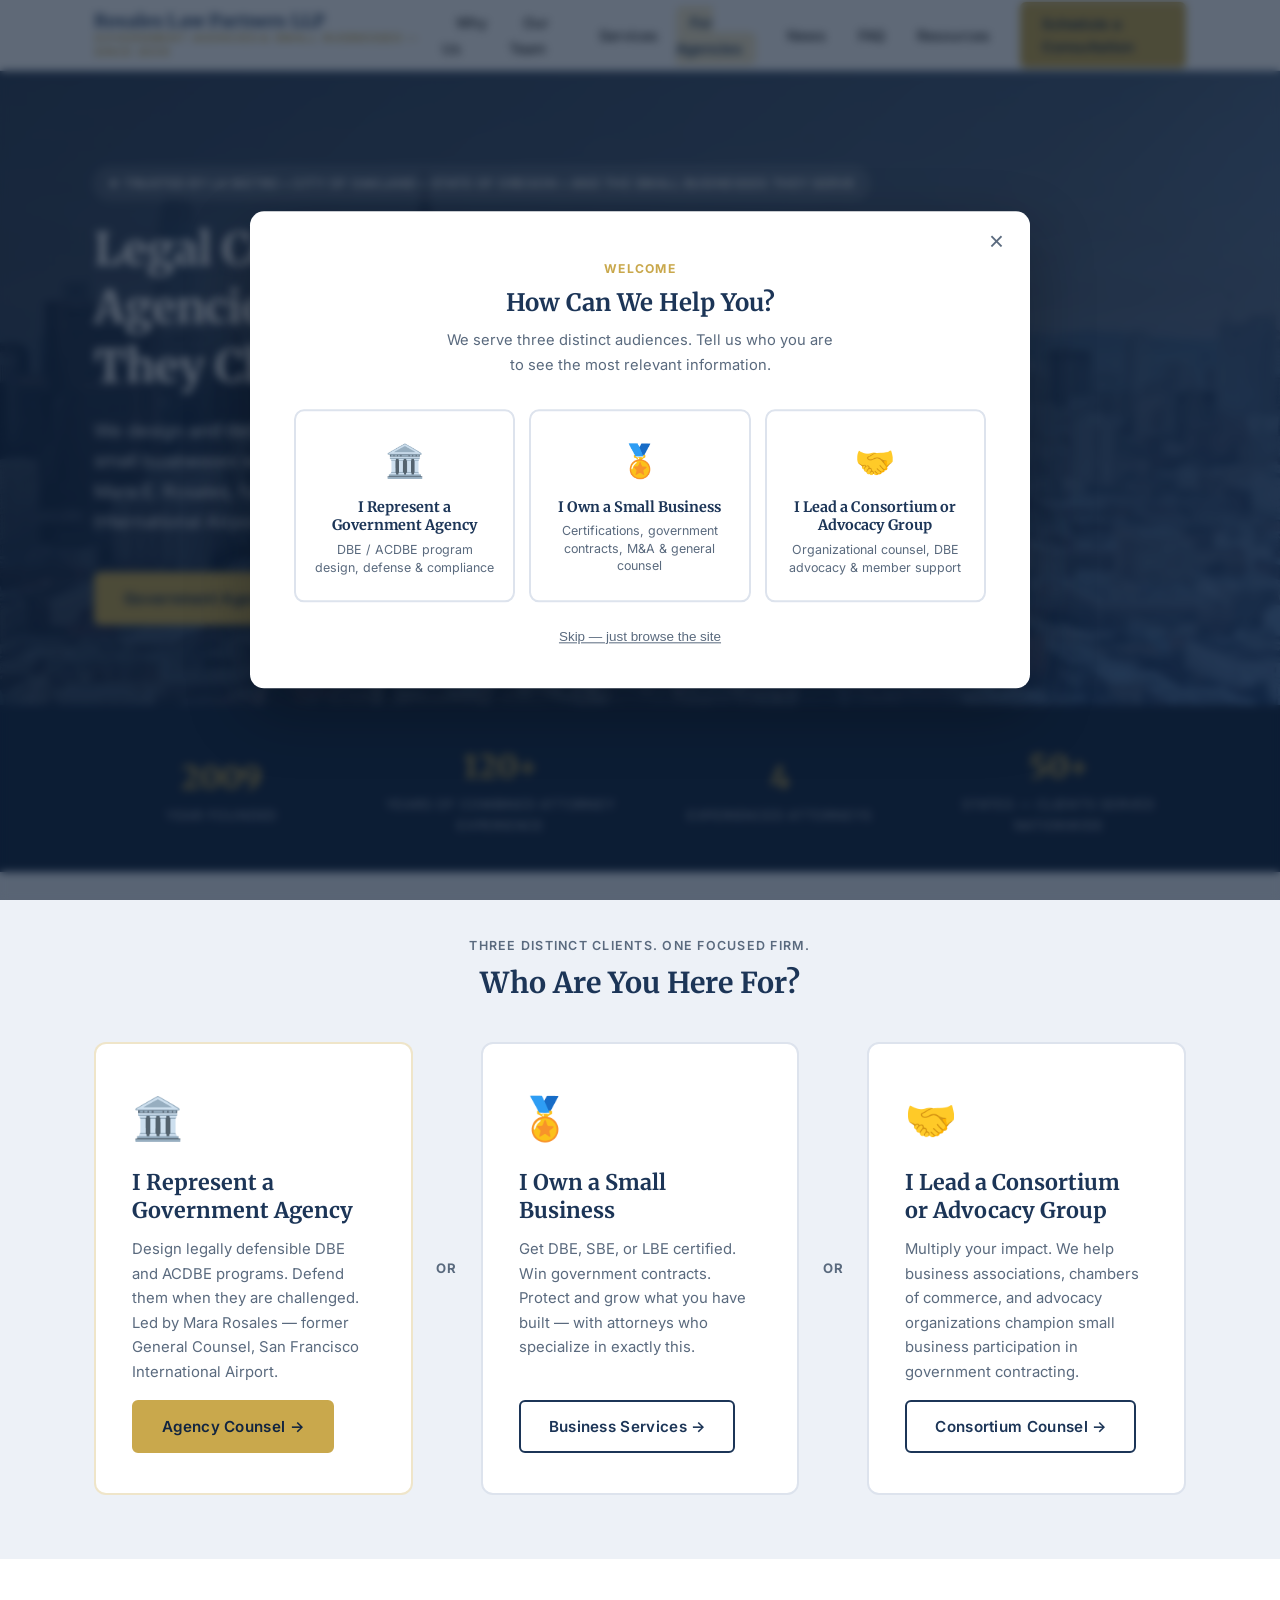
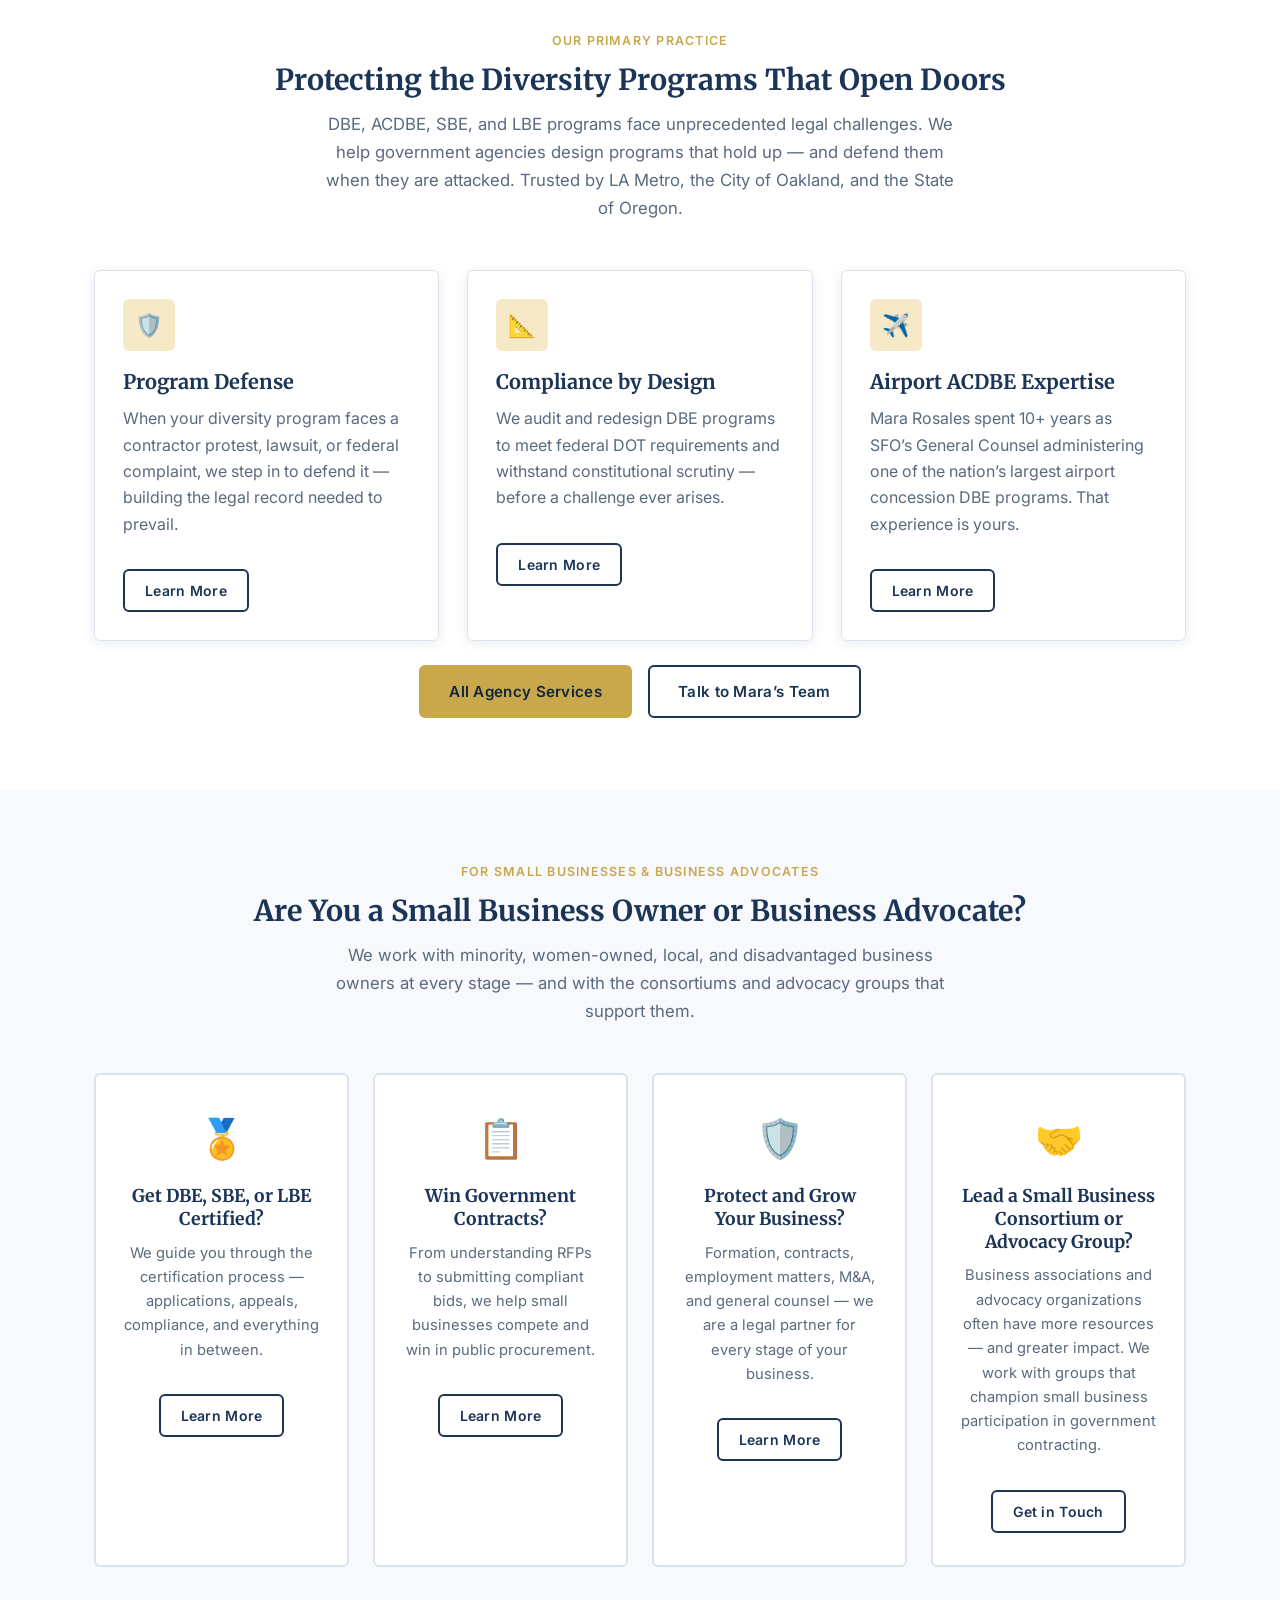
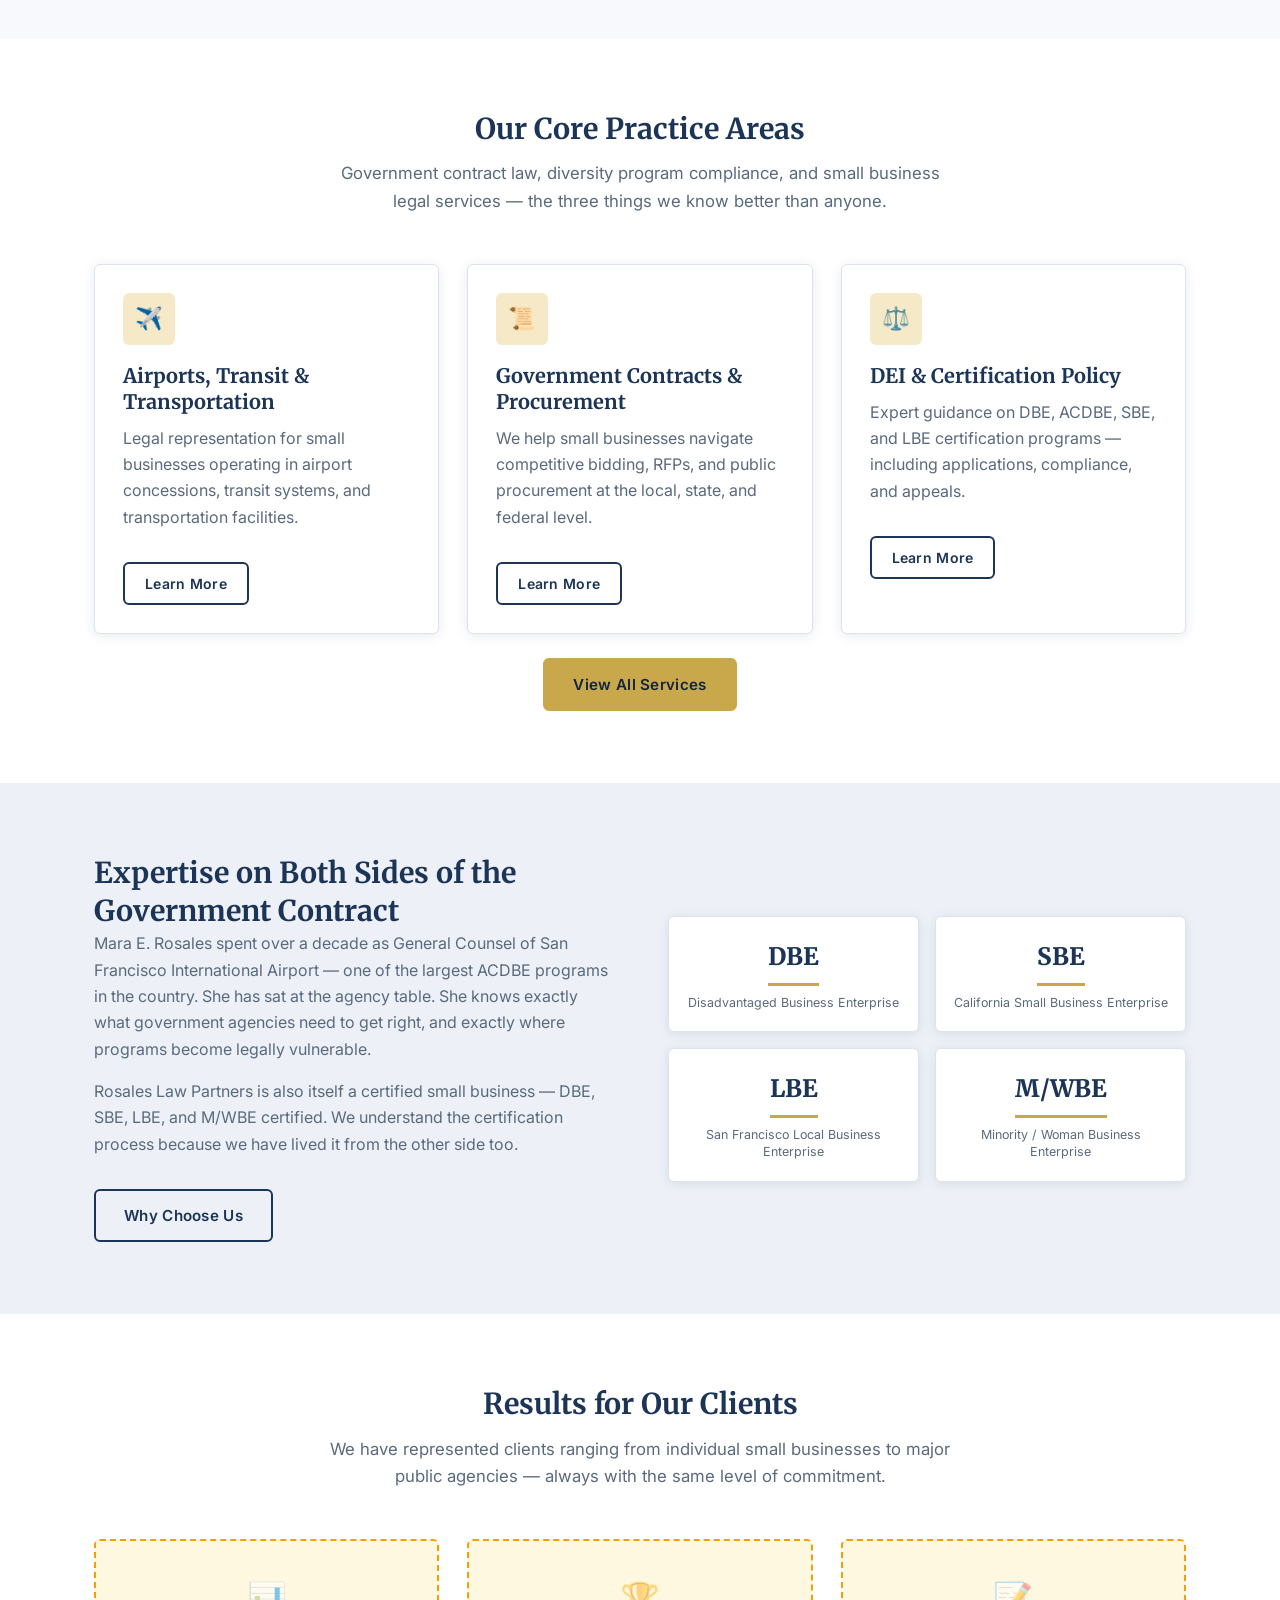
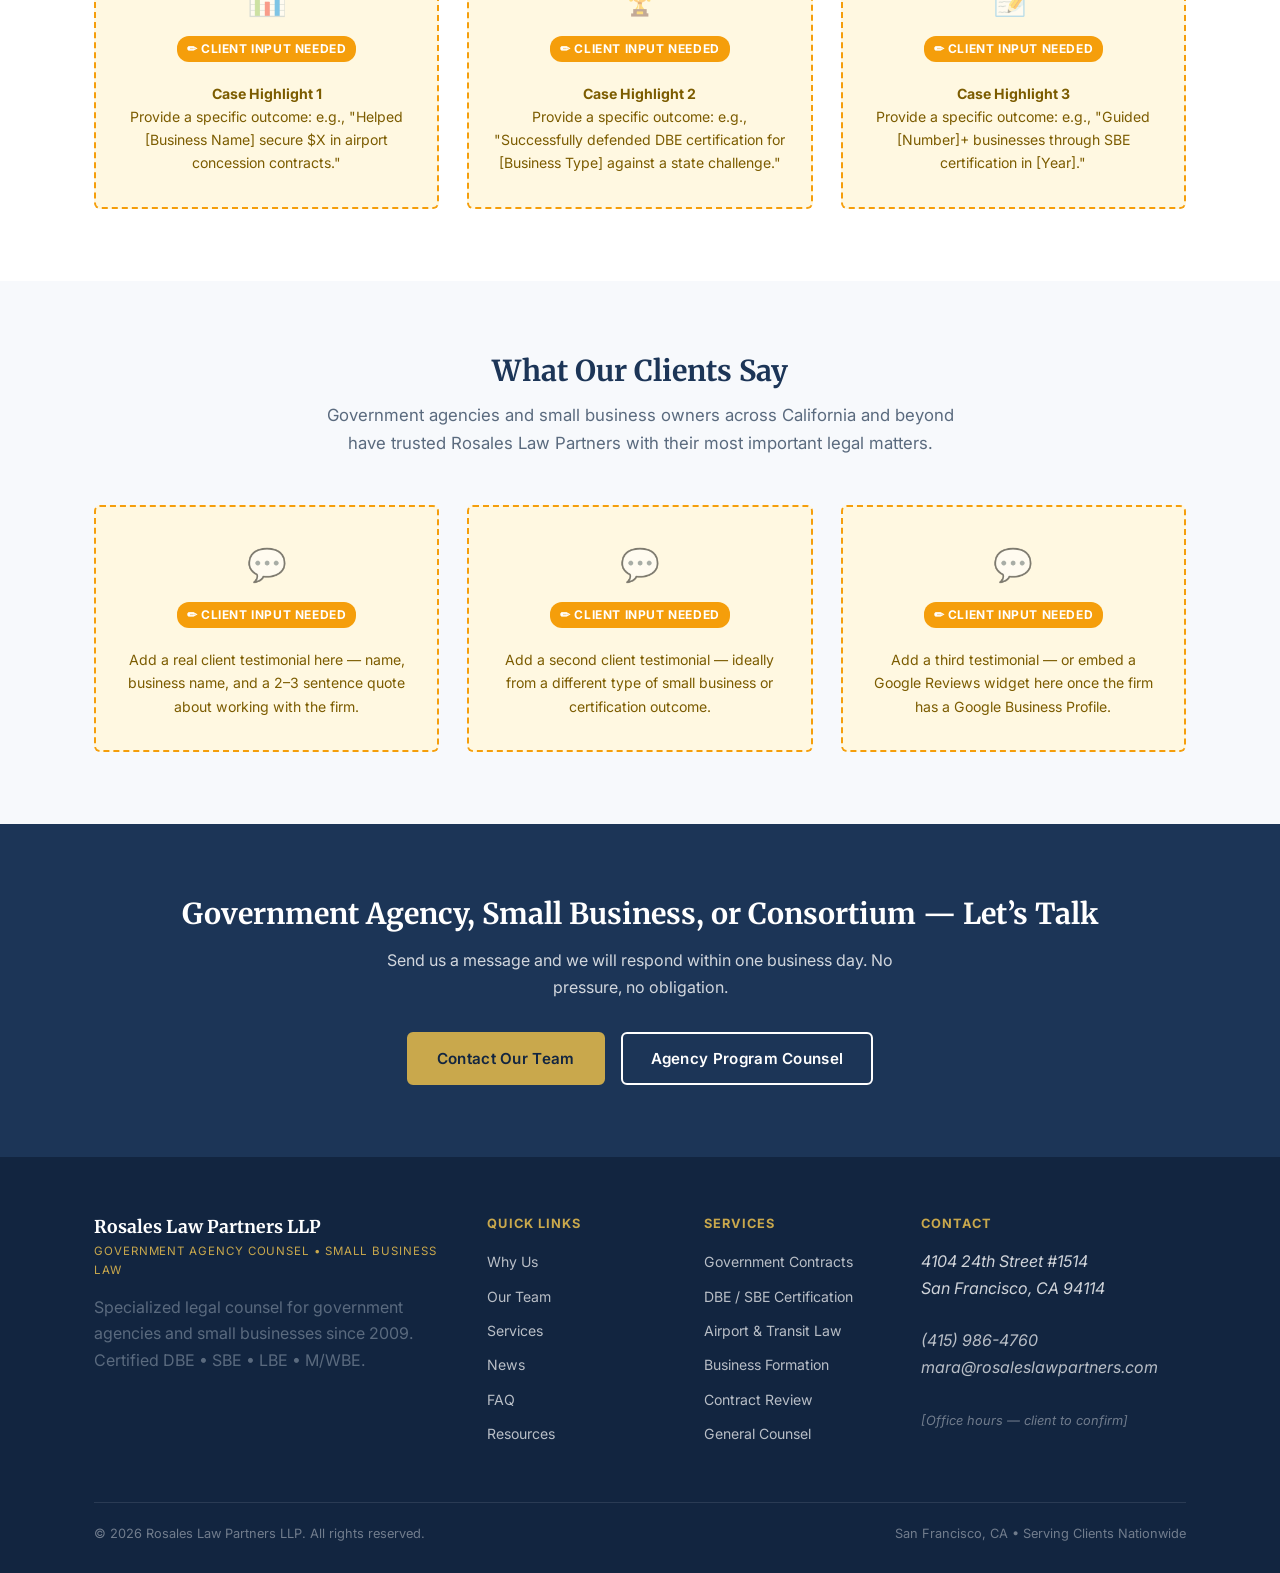
<file: index.html>
<!DOCTYPE html>
<html lang="en">
<head>
  <meta charset="UTF-8">
  <meta name="viewport" content="width=device-width, initial-scale=1.0">
  <title>Rosales Law Partners LLP | Government Agency Counsel &amp; Small Business Law | San Francisco</title>
  <meta name="description" content="Rosales Law Partners LLP — San Francisco attorneys specializing in government diversity program design and defense, DBE/ACDBE compliance, and small business legal services. Trusted by LA Metro, City of Oakland, and State of Oregon. Led by former SFO General Counsel Mara E. Rosales.">
  <link rel="preconnect" href="https://fonts.googleapis.com">
  <link href="https://fonts.googleapis.com/css2?family=Inter:wght@400;500;600;700&family=Merriweather:wght@400;700&display=swap" rel="stylesheet">
  <link rel="stylesheet" href="css/styles.css">
</head>
<body>

<!-- HEADER -->
<header>
  <div class="container nav-inner">
    <a href="index.html" class="logo">
      <span class="logo-name">Rosales Law Partners LLP</span>
      <span class="logo-tag">Government Agencies &amp; Small Businesses &mdash; Since 2009</span>
    </a>
    <nav>
      <ul id="navMenu">
        <li><a href="whyus.html">Why Us</a></li>
        <li><a href="our-team.html">Our Team</a></li>
        <li><a href="areas-of-practice.html">Services</a></li>
        <li><a href="for-agencies.html" class="nav-agencies-link">For Agencies</a></li>
        <li><a href="news.html">News</a></li>
        <li><a href="faq.html">FAQ</a></li>
        <li><a href="resources.html">Resources</a></li>
        <li><a href="contact.html" class="btn btn-primary btn-sm nav-cta">Schedule a Consultation</a></li>
      </ul>
      <div class="hamburger" aria-label="Toggle menu">
        <span></span><span></span><span></span>
      </div>
    </nav>
  </div>
</header>

<!-- HERO -->
<section class="hero">
  <div class="container hero-inner">
    <div class="hero-badge">&#9733; Trusted by LA Metro &bull; City of Oakland &bull; State of Oregon &bull; And the Small Businesses They Serve</div>
    <h1>Legal Counsel for Government Agencies and the Small Businesses They Champion</h1>
    <p class="hero-sub">We design and defend government diversity programs — and help small businesses win the contracts those programs create. Led by Mara E. Rosales, former General Counsel of San Francisco International Airport.</p>
    <div class="hero-btns">
      <a href="for-agencies.html" class="btn btn-primary">Government Agency Counsel</a>
      <a href="areas-of-practice.html" class="btn btn-outline">Small Business Services</a>
      <a href="for-consortiums.html" class="btn btn-outline">Consortiums &amp; Advocacy Groups</a>
    </div>
  </div>
</section>

<!-- STATS STRIP -->
<div class="stats-strip">
  <div class="container">
    <div class="grid-4">
      <div class="stat-item">
        <div class="stat-number">2009</div>
        <div class="stat-label">Year Founded</div>
      </div>
      <div class="stat-item">
        <div class="stat-number">120+</div>
        <div class="stat-label">Years of Combined Attorney Experience</div>
      </div>
      <div class="stat-item">
        <div class="stat-number">4</div>
        <div class="stat-label">Experienced Attorneys</div>
      </div>
      <div class="stat-item">
        <div class="stat-number">50+</div>
        <div class="stat-label">States — Clients Served Nationwide</div>
      </div>
    </div>
  </div>
</div>

<!-- WHO DO WE SERVE — DUAL AUDIENCE SPLIT -->
<section class="section-audience-split">
  <div class="container">
    <p class="audience-split-eyebrow">Three Distinct Clients. One Focused Firm.</p>
    <h2 class="audience-split-headline">Who Are You Here For?</h2>
    <div class="audience-split-grid">
      <a href="for-agencies.html" class="audience-track audience-track-agency">
        <div class="audience-track-icon">🏛️</div>
        <h2>I Represent a Government Agency</h2>
        <p>Design legally defensible DBE and ACDBE programs. Defend them when they are challenged. Led by Mara Rosales &mdash; former General Counsel, San Francisco International Airport.</p>
        <span class="btn btn-primary mt-16">Agency Counsel &rarr;</span>
      </a>
      <div class="audience-split-or">or</div>
      <a href="areas-of-practice.html" class="audience-track audience-track-biz">
        <div class="audience-track-icon">🏅</div>
        <h2>I Own a Small Business</h2>
        <p>Get DBE, SBE, or LBE certified. Win government contracts. Protect and grow what you have built &mdash; with attorneys who specialize in exactly this.</p>
        <span class="btn btn-outline-navy mt-16">Business Services &rarr;</span>
      </a>
      <div class="audience-split-or">or</div>
      <a href="for-consortiums.html" class="audience-track audience-track-consortium">
        <div class="audience-track-icon">🤝</div>
        <h2>I Lead a Consortium or Advocacy Group</h2>
        <p>Multiply your impact. We help business associations, chambers of commerce, and advocacy organizations champion small business participation in government contracting.</p>
        <span class="btn btn-outline-navy mt-16">Consortium Counsel &rarr;</span>
      </a>
    </div>
  </div>
</section>

<!-- FOR GOVERNMENT AGENCIES — PRIMARY TRACK -->
<section class="section" id="for-agencies-home">
  <div class="container">
    <span class="eyebrow-text" style="display:block; text-align:center;">Our Primary Practice</span>
    <h2 class="section-title">Protecting the Diversity Programs That Open Doors</h2>
    <p class="section-sub">DBE, ACDBE, SBE, and LBE programs face unprecedented legal challenges. We help government agencies design programs that hold up — and defend them when they are attacked. Trusted by LA Metro, the City of Oakland, and the State of Oregon.</p>
    <div class="grid-3">
      <div class="card">
        <div class="card-icon">🛡️</div>
        <h3>Program Defense</h3>
        <p>When your diversity program faces a contractor protest, lawsuit, or federal complaint, we step in to defend it — building the legal record needed to prevail.</p>
        <a href="for-agencies.html" class="btn btn-outline-navy btn-sm mt-16">Learn More</a>
      </div>
      <div class="card">
        <div class="card-icon">📐</div>
        <h3>Compliance by Design</h3>
        <p>We audit and redesign DBE programs to meet federal DOT requirements and withstand constitutional scrutiny — before a challenge ever arises.</p>
        <a href="for-agencies.html" class="btn btn-outline-navy btn-sm mt-16">Learn More</a>
      </div>
      <div class="card">
        <div class="card-icon">✈️</div>
        <h3>Airport ACDBE Expertise</h3>
        <p>Mara Rosales spent 10+ years as SFO&rsquo;s General Counsel administering one of the nation&rsquo;s largest airport concession DBE programs. That experience is yours.</p>
        <a href="for-agencies.html" class="btn btn-outline-navy btn-sm mt-16">Learn More</a>
      </div>
    </div>
    <div class="text-center mt-24">
      <a href="for-agencies.html" class="btn btn-primary">All Agency Services</a>
      &nbsp;&nbsp;
      <a href="contact.html" class="btn btn-outline-navy">Talk to Mara&rsquo;s Team</a>
    </div>
  </div>
</section>

<!-- FOR SMALL BUSINESS OWNERS — SECONDARY TRACK -->
<section class="section section-light">
  <div class="container">
    <span class="eyebrow-text" style="display:block; text-align:center;">For Small Businesses &amp; Business Advocates</span>
    <h2 class="section-title">Are You a Small Business Owner or Business Advocate?</h2>
    <p class="section-sub">We work with minority, women-owned, local, and disadvantaged business owners at every stage — and with the consortiums and advocacy groups that support them.</p>
    <div class="grid-4">
      <div class="audience-box">
        <div class="audience-icon">🏅</div>
        <h3>Get DBE, SBE, or LBE Certified?</h3>
        <p>We guide you through the certification process — applications, appeals, compliance, and everything in between.</p>
        <a href="areas-of-practice.html#dei" class="btn btn-outline-navy btn-sm mt-16">Learn More</a>
      </div>
      <div class="audience-box">
        <div class="audience-icon">📋</div>
        <h3>Win Government Contracts?</h3>
        <p>From understanding RFPs to submitting compliant bids, we help small businesses compete and win in public procurement.</p>
        <a href="areas-of-practice.html#procurement" class="btn btn-outline-navy btn-sm mt-16">Learn More</a>
      </div>
      <div class="audience-box">
        <div class="audience-icon">🛡️</div>
        <h3>Protect and Grow Your Business?</h3>
        <p>Formation, contracts, employment matters, M&amp;A, and general counsel — we are a legal partner for every stage of your business.</p>
        <a href="areas-of-practice.html#general" class="btn btn-outline-navy btn-sm mt-16">Learn More</a>
      </div>
      <div class="audience-box">
        <div class="audience-icon">🤝</div>
        <h3>Lead a Small Business Consortium or Advocacy Group?</h3>
        <p>Business associations and advocacy organizations often have more resources — and greater impact. We work with groups that champion small business participation in government contracting.</p>
        <a href="contact.html" class="btn btn-outline-navy btn-sm mt-16">Get in Touch</a>
      </div>
    </div>
  </div>
</section>

<!-- PRACTICE AREAS PREVIEW -->
<section class="section">
  <div class="container">
    <h2 class="section-title">Our Core Practice Areas</h2>
    <p class="section-sub">Government contract law, diversity program compliance, and small business legal services — the three things we know better than anyone.</p>
    <div class="grid-3">
      <div class="card">
        <div class="card-icon">✈️</div>
        <h3>Airports, Transit &amp; Transportation</h3>
        <p>Legal representation for small businesses operating in airport concessions, transit systems, and transportation facilities.</p>
        <a href="areas-of-practice.html" class="btn btn-outline-navy btn-sm mt-16">Learn More</a>
      </div>
      <div class="card">
        <div class="card-icon">📜</div>
        <h3>Government Contracts &amp; Procurement</h3>
        <p>We help small businesses navigate competitive bidding, RFPs, and public procurement at the local, state, and federal level.</p>
        <a href="areas-of-practice.html" class="btn btn-outline-navy btn-sm mt-16">Learn More</a>
      </div>
      <div class="card">
        <div class="card-icon">⚖️</div>
        <h3>DEI &amp; Certification Policy</h3>
        <p>Expert guidance on DBE, ACDBE, SBE, and LBE certification programs — including applications, compliance, and appeals.</p>
        <a href="areas-of-practice.html" class="btn btn-outline-navy btn-sm mt-16">Learn More</a>
      </div>
    </div>
    <div class="text-center mt-24">
      <a href="areas-of-practice.html" class="btn btn-primary">View All Services</a>
    </div>
  </div>
</section>

<!-- WHY US SNAPSHOT -->
<section class="section section-mid">
  <div class="container">
    <div class="grid-2" style="align-items:center; gap:56px;">
      <div>
        <h2>Expertise on Both Sides of the Government Contract</h2>
        <p>Mara E. Rosales spent over a decade as General Counsel of San Francisco International Airport — one of the largest ACDBE programs in the country. She has sat at the agency table. She knows exactly what government agencies need to get right, and exactly where programs become legally vulnerable.</p>
        <p>Rosales Law Partners is also itself a certified small business — DBE, SBE, LBE, and M/WBE certified. We understand the certification process because we have lived it from the other side too.</p>
        <a href="whyus.html" class="btn btn-outline-navy mt-16">Why Choose Us</a>
      </div>
      <div class="grid-2" style="gap:16px;">
        <div class="cert-badge"><div class="cert-abbr">DBE</div><div class="cert-name">Disadvantaged Business Enterprise</div></div>
        <div class="cert-badge"><div class="cert-abbr">SBE</div><div class="cert-name">California Small Business Enterprise</div></div>
        <div class="cert-badge"><div class="cert-abbr">LBE</div><div class="cert-name">San Francisco Local Business Enterprise</div></div>
        <div class="cert-badge"><div class="cert-abbr">M/WBE</div><div class="cert-name">Minority / Woman Business Enterprise</div></div>
      </div>
    </div>
  </div>
</section>

<!-- CASE HIGHLIGHTS -->
<section class="section">
  <div class="container">
    <h2 class="section-title">Results for Our Clients</h2>
    <p class="section-sub">We have represented clients ranging from individual small businesses to major public agencies — always with the same level of commitment.</p>
    <div class="grid-3">
      <!-- PLACEHOLDER -->
      <div class="placeholder-card">
        <div class="ph-icon">📊</div>
        <div class="placeholder-label">✏ Client Input Needed</div>
        <p><strong>Case Highlight 1</strong><br>Provide a specific outcome: e.g., "Helped [Business Name] secure $X in airport concession contracts."</p>
      </div>
      <div class="placeholder-card">
        <div class="ph-icon">🏆</div>
        <div class="placeholder-label">✏ Client Input Needed</div>
        <p><strong>Case Highlight 2</strong><br>Provide a specific outcome: e.g., "Successfully defended DBE certification for [Business Type] against a state challenge."</p>
      </div>
      <div class="placeholder-card">
        <div class="ph-icon">📝</div>
        <div class="placeholder-label">✏ Client Input Needed</div>
        <p><strong>Case Highlight 3</strong><br>Provide a specific outcome: e.g., "Guided [Number]+ businesses through SBE certification in [Year]."</p>
      </div>
    </div>
  </div>
</section>

<!-- TESTIMONIALS -->
<section class="section section-light">
  <div class="container">
    <h2 class="section-title">What Our Clients Say</h2>
    <p class="section-sub">Government agencies and small business owners across California and beyond have trusted Rosales Law Partners with their most important legal matters.</p>
    <div class="grid-3">
      <!-- PLACEHOLDER -->
      <div class="placeholder-card">
        <div class="ph-icon">💬</div>
        <div class="placeholder-label">✏ Client Input Needed</div>
        <p>Add a real client testimonial here — name, business name, and a 2–3 sentence quote about working with the firm.</p>
      </div>
      <div class="placeholder-card">
        <div class="ph-icon">💬</div>
        <div class="placeholder-label">✏ Client Input Needed</div>
        <p>Add a second client testimonial — ideally from a different type of small business or certification outcome.</p>
      </div>
      <div class="placeholder-card">
        <div class="ph-icon">💬</div>
        <div class="placeholder-label">✏ Client Input Needed</div>
        <p>Add a third testimonial — or embed a Google Reviews widget here once the firm has a Google Business Profile.</p>
      </div>
    </div>
  </div>
</section>

<!-- FINAL CTA -->
<section class="section section-navy">
  <div class="container text-center">
    <h2 style="color:#fff;">Government Agency, Small Business, or Consortium &mdash; Let&rsquo;s Talk</h2>
    <p style="color:rgba(255,255,255,.8); max-width:540px; margin:14px auto 32px;">Send us a message and we will respond within one business day. No pressure, no obligation.</p>
    <a href="contact.html" class="btn btn-primary">Contact Our Team</a>
    &nbsp;&nbsp;
    <a href="for-agencies.html" class="btn btn-outline">Agency Program Counsel</a>
  </div>
</section>

<!-- FOOTER -->
<footer>
  <div class="container">
    <div class="footer-grid">
      <div>
        <div class="footer-logo-name">Rosales Law Partners LLP</div>
        <div class="footer-logo-tag">Government Agency Counsel &bull; Small Business Law</div>
        <p>Specialized legal counsel for government agencies and small businesses since 2009. Certified DBE &bull; SBE &bull; LBE &bull; M/WBE.</p>
      </div>
      <div>
        <div class="footer-heading">Quick Links</div>
        <ul class="footer-links">
          <li><a href="whyus.html">Why Us</a></li>
          <li><a href="our-team.html">Our Team</a></li>
          <li><a href="areas-of-practice.html">Services</a></li>
          <li><a href="news.html">News</a></li>
          <li><a href="faq.html">FAQ</a></li>
          <li><a href="resources.html">Resources</a></li>
        </ul>
      </div>
      <div>
        <div class="footer-heading">Services</div>
        <ul class="footer-links">
          <li><a href="areas-of-practice.html">Government Contracts</a></li>
          <li><a href="areas-of-practice.html">DBE / SBE Certification</a></li>
          <li><a href="areas-of-practice.html">Airport &amp; Transit Law</a></li>
          <li><a href="areas-of-practice.html">Business Formation</a></li>
          <li><a href="areas-of-practice.html">Contract Review</a></li>
          <li><a href="areas-of-practice.html">General Counsel</a></li>
        </ul>
      </div>
      <div>
        <div class="footer-heading">Contact</div>
        <address>
          4104 24th Street #1514<br>
          San Francisco, CA 94114<br><br>
          <a href="tel:4159864760" style="color:rgba(255,255,255,.7)">(415) 986-4760</a><br>
          <a href="mailto:mara@rosaleslawpartners.com" style="color:rgba(255,255,255,.7)">mara@rosaleslawpartners.com</a><br><br>
          <!-- PLACEHOLDER: Add office hours once confirmed by client -->
          <span style="color:rgba(255,255,255,.4); font-size:.8rem;">[Office hours — client to confirm]</span>
        </address>
      </div>
    </div>
    <div class="footer-bottom">
      <span>&copy; 2026 Rosales Law Partners LLP. All rights reserved.</span>
      <span>San Francisco, CA &bull; Serving Clients Nationwide</span>
    </div>
  </div>
</footer>

<!-- AUDIENCE POPUP -->
<div id="audienceOverlay" class="audience-overlay"></div>
<div id="audiencePopup" class="audience-popup" role="dialog" aria-modal="true" aria-label="Who are you?">
  <button class="popup-close" id="popupClose" aria-label="Close">&times;</button>
  <p class="popup-eyebrow">Welcome</p>
  <h2>How Can We Help You?</h2>
  <p class="popup-sub">We serve three distinct audiences. Tell us who you are to see the most relevant information.</p>
  <div class="popup-choices">
    <a href="for-agencies.html" class="popup-choice popup-choice-agency">
      <div class="popup-choice-icon">🏛️</div>
      <div class="popup-choice-title">I Represent a Government Agency</div>
      <div class="popup-choice-desc">DBE / ACDBE program design, defense &amp; compliance</div>
    </a>
    <a href="areas-of-practice.html" class="popup-choice popup-choice-biz">
      <div class="popup-choice-icon">🏅</div>
      <div class="popup-choice-title">I Own a Small Business</div>
      <div class="popup-choice-desc">Certifications, government contracts, M&amp;A &amp; general counsel</div>
    </a>
    <a href="for-consortiums.html" class="popup-choice popup-choice-biz">
      <div class="popup-choice-icon">🤝</div>
      <div class="popup-choice-title">I Lead a Consortium or Advocacy Group</div>
      <div class="popup-choice-desc">Organizational counsel, DBE advocacy &amp; member support</div>
    </a>
  </div>
  <button class="popup-skip" id="popupSkip">Skip &mdash; just browse the site</button>
</div>

<script src="js/main.js"></script>
</body>
</html>
</file>
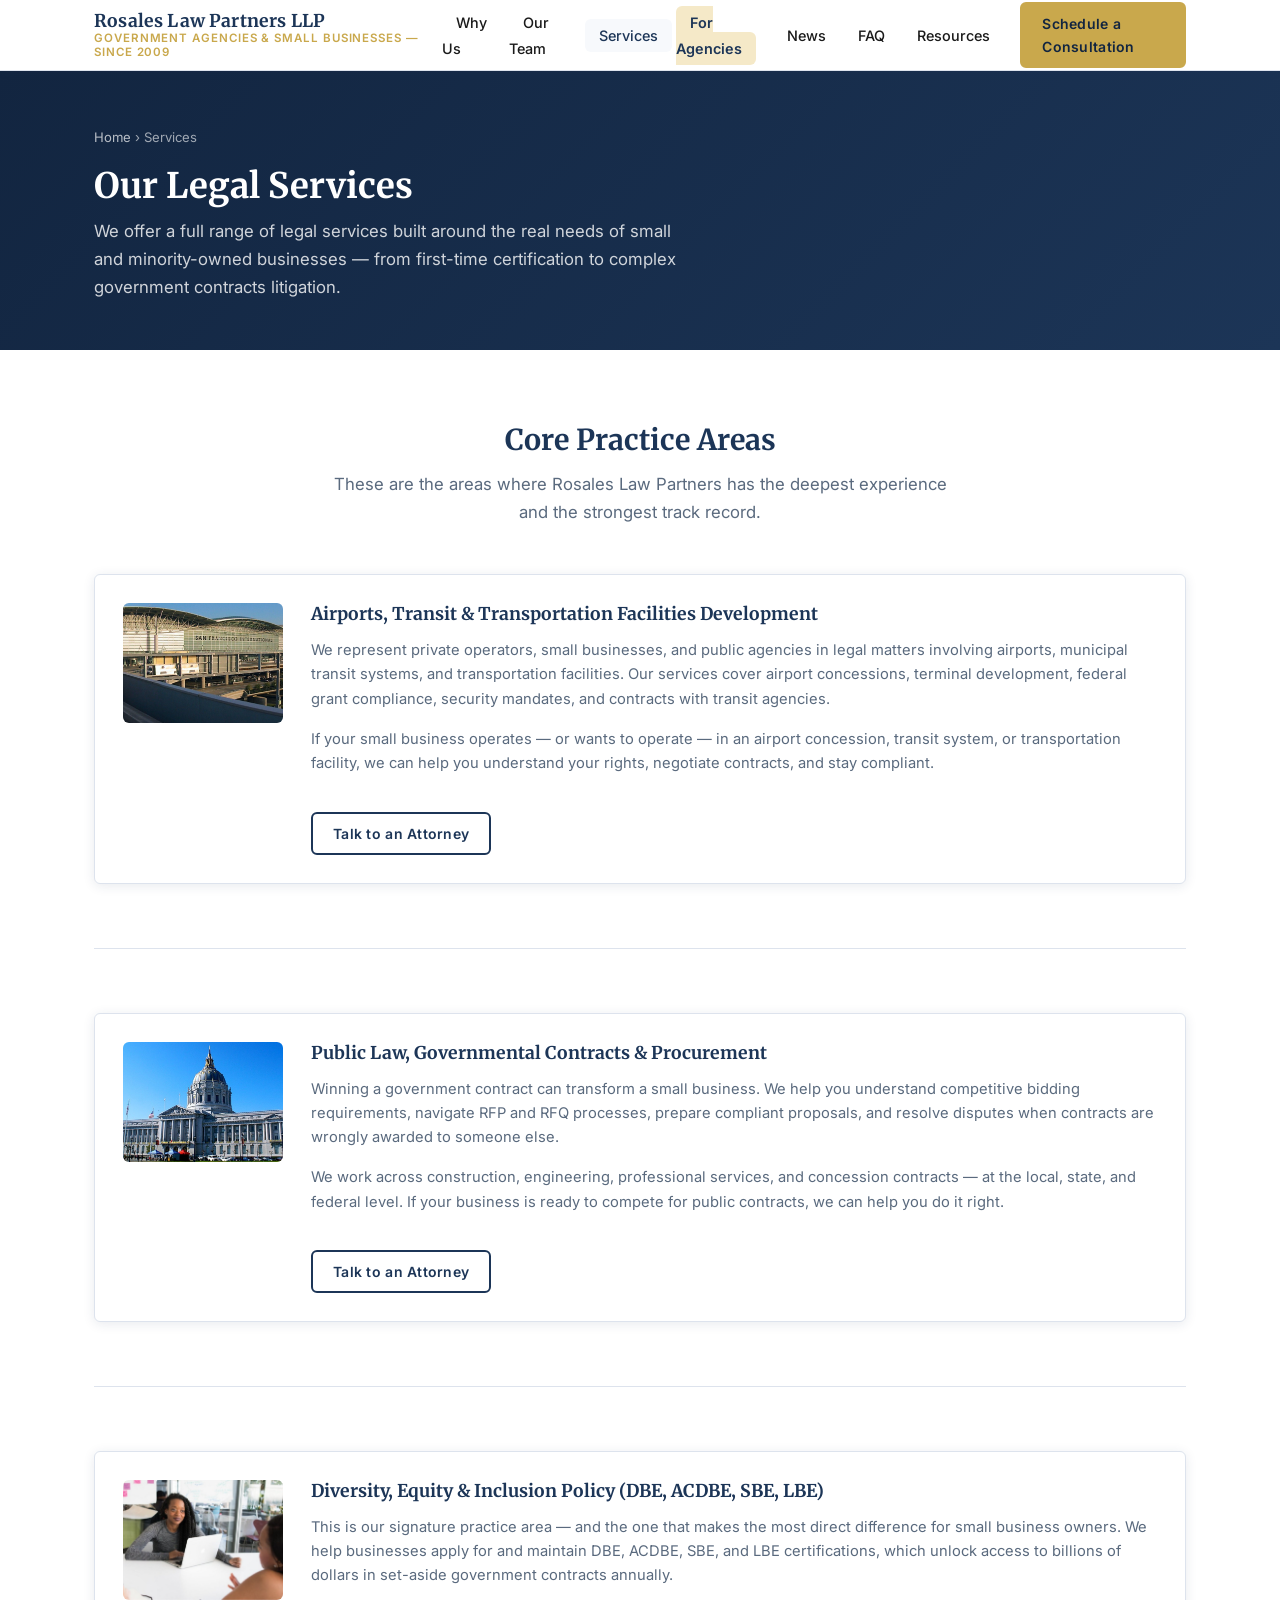
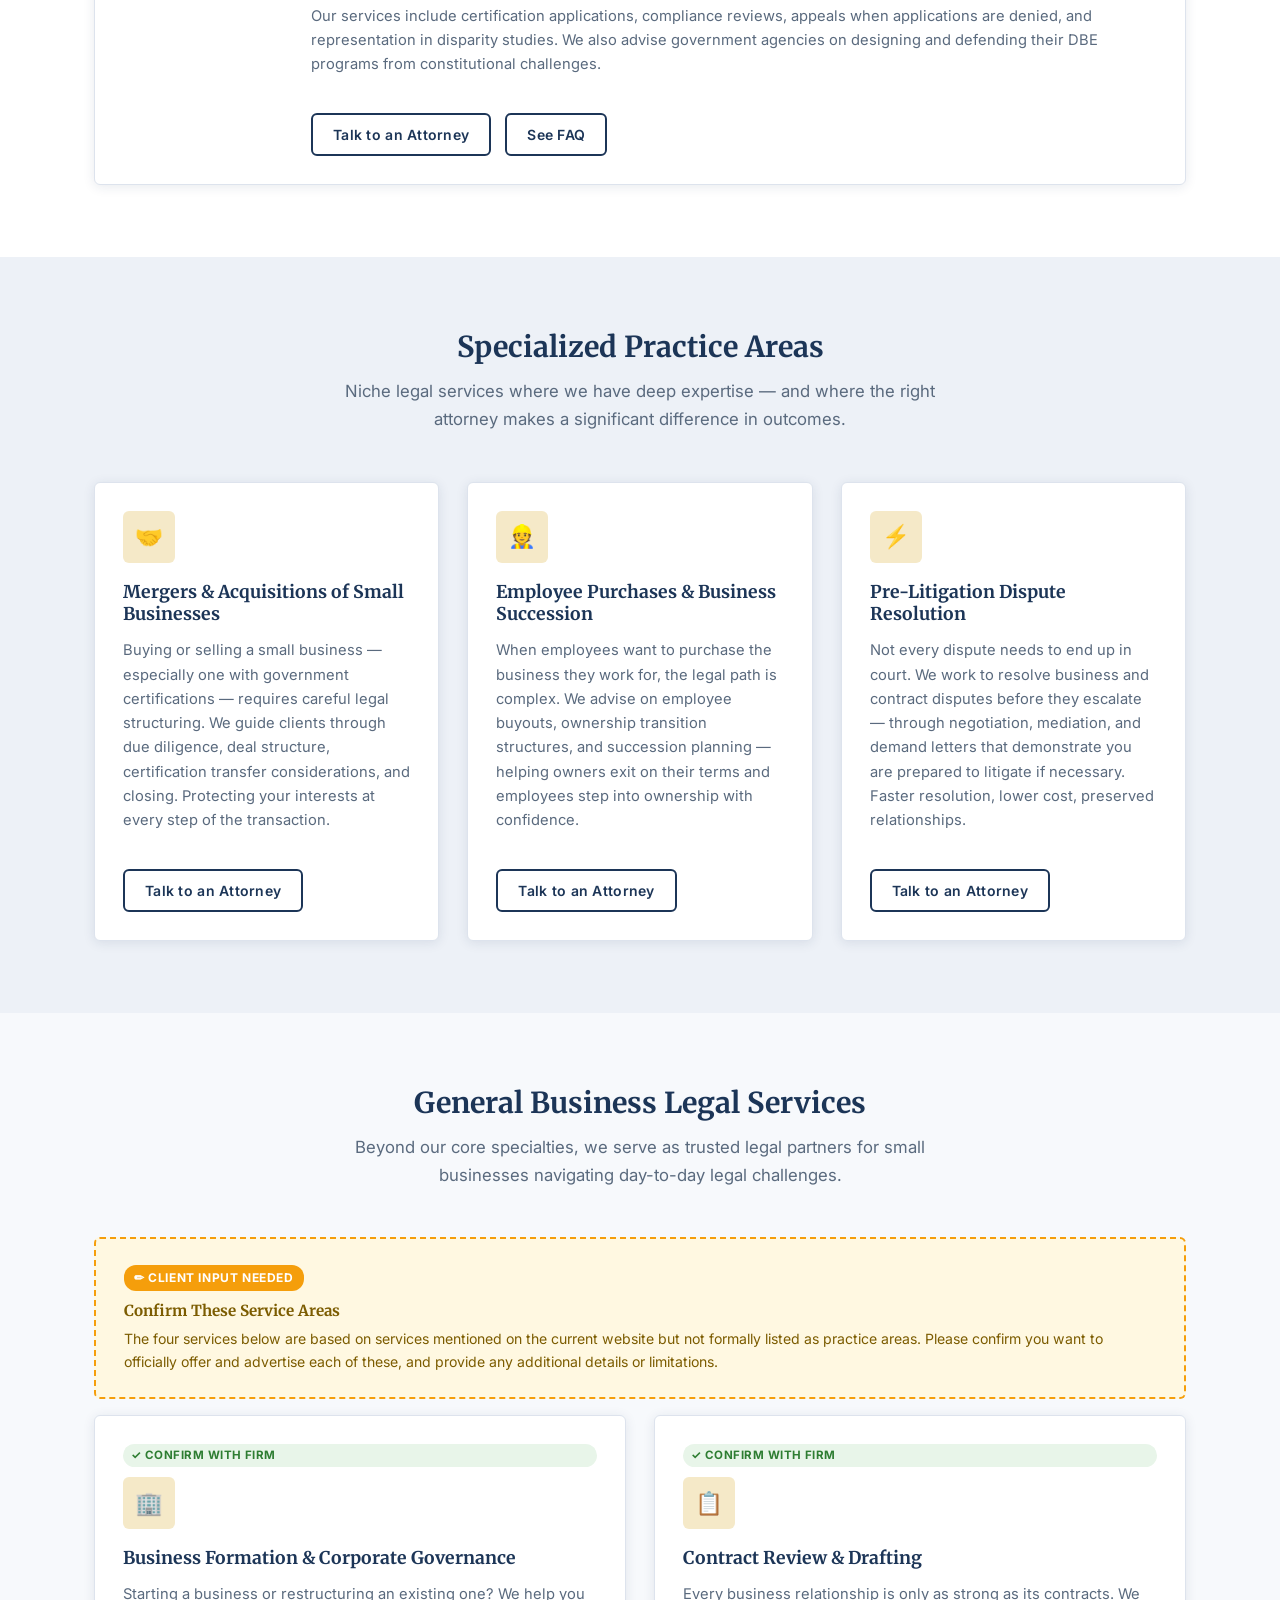
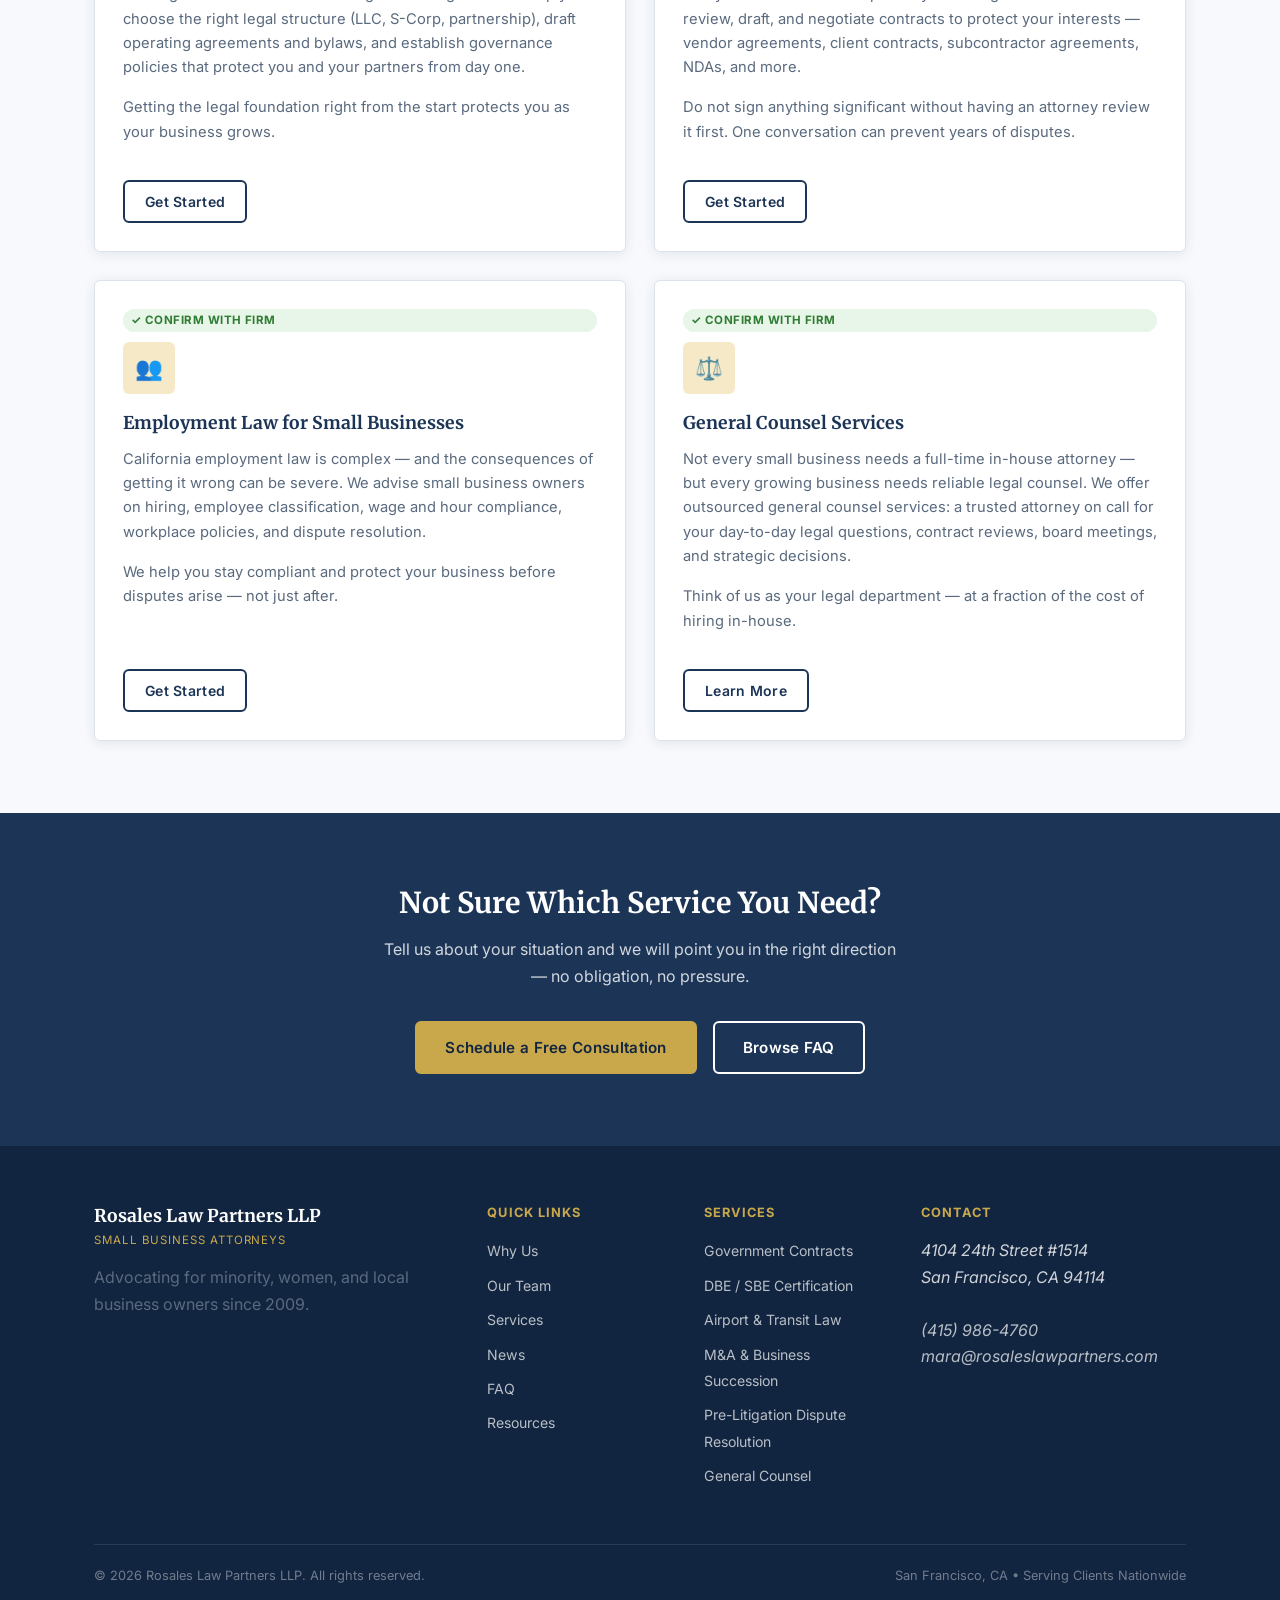
<file: areas-of-practice.html>
<!DOCTYPE html>
<html lang="en">
<head>
  <meta charset="UTF-8">
  <meta name="viewport" content="width=device-width, initial-scale=1.0">
  <title>Services &amp; Areas of Practice | Rosales Law Partners LLP</title>
  <meta name="description" content="Rosales Law Partners provides legal services for small businesses including DBE/SBE certification, government contracts, airport and transit law, business formation, contract review, employment law, and general counsel.">
  <link rel="preconnect" href="https://fonts.googleapis.com">
  <link href="https://fonts.googleapis.com/css2?family=Inter:wght@400;500;600;700&family=Merriweather:wght@400;700&display=swap" rel="stylesheet">
  <link rel="stylesheet" href="css/styles.css">
</head>
<body>

<header>
  <div class="container nav-inner">
    <a href="index.html" class="logo">
      <span class="logo-name">Rosales Law Partners LLP</span>
      <span class="logo-tag">Government Agencies &amp; Small Businesses &mdash; Since 2009</span>
    </a>
    <nav>
      <ul id="navMenu">
        <li><a href="whyus.html">Why Us</a></li>
        <li><a href="our-team.html">Our Team</a></li>
        <li><a href="areas-of-practice.html">Services</a></li>
        <li><a href="for-agencies.html" class="nav-agencies-link">For Agencies</a></li>
        <li><a href="news.html">News</a></li>
        <li><a href="faq.html">FAQ</a></li>
        <li><a href="resources.html">Resources</a></li>
        <li><a href="contact.html" class="btn btn-primary btn-sm nav-cta">Schedule a Consultation</a></li>
      </ul>
      <div class="hamburger"><span></span><span></span><span></span></div>
    </nav>
  </div>
</header>

<section class="page-hero">
  <div class="container">
    <div class="breadcrumb"><a href="index.html">Home</a> &rsaquo; Services</div>
    <h1>Our Legal Services</h1>
    <p>We offer a full range of legal services built around the real needs of small and minority-owned businesses — from first-time certification to complex government contracts litigation.</p>
  </div>
</section>

<!-- EXISTING PRACTICE AREAS -->
<section class="section" id="core">
  <div class="container">
    <h2 class="section-title">Core Practice Areas</h2>
    <p class="section-sub">These are the areas where Rosales Law Partners has the deepest experience and the strongest track record.</p>

    <div style="display:flex; flex-direction:column; gap:32px;">

      <div class="practice-card" style="flex-direction:row; align-items:flex-start; gap:28px;" id="airports">
        <img src="images/airport.jpg" alt="Airport terminal" style="width:160px;height:120px;object-fit:cover;border-radius:var(--radius);flex-shrink:0;">
        <div>
          <h3>Airports, Transit &amp; Transportation Facilities Development</h3>
          <p>We represent private operators, small businesses, and public agencies in legal matters involving airports, municipal transit systems, and transportation facilities. Our services cover airport concessions, terminal development, federal grant compliance, security mandates, and contracts with transit agencies.</p>
          <p>If your small business operates — or wants to operate — in an airport concession, transit system, or transportation facility, we can help you understand your rights, negotiate contracts, and stay compliant.</p>
          <a href="contact.html" class="btn btn-outline-navy btn-sm mt-16">Talk to an Attorney</a>
        </div>
      </div>

      <hr class="divider">

      <div class="practice-card" style="flex-direction:row; align-items:flex-start; gap:28px;" id="procurement">
        <img src="images/cityhall.jpg" alt="San Francisco City Hall" style="width:160px;height:120px;object-fit:cover;border-radius:var(--radius);flex-shrink:0;">
        <div>
          <h3>Public Law, Governmental Contracts &amp; Procurement</h3>
          <p>Winning a government contract can transform a small business. We help you understand competitive bidding requirements, navigate RFP and RFQ processes, prepare compliant proposals, and resolve disputes when contracts are wrongly awarded to someone else.</p>
          <p>We work across construction, engineering, professional services, and concession contracts — at the local, state, and federal level. If your business is ready to compete for public contracts, we can help you do it right.</p>
          <a href="contact.html" class="btn btn-outline-navy btn-sm mt-16">Talk to an Attorney</a>
        </div>
      </div>

      <hr class="divider">

      <div class="practice-card" style="flex-direction:row; align-items:flex-start; gap:28px;" id="dei">
        <img src="images/diversity.jpg" alt="Diversity and inclusion" style="width:160px;height:120px;object-fit:cover;border-radius:var(--radius);flex-shrink:0;">
        <div>
          <h3>Diversity, Equity &amp; Inclusion Policy (DBE, ACDBE, SBE, LBE)</h3>
          <p>This is our signature practice area — and the one that makes the most direct difference for small business owners. We help businesses apply for and maintain DBE, ACDBE, SBE, and LBE certifications, which unlock access to billions of dollars in set-aside government contracts annually.</p>
          <p>Our services include certification applications, compliance reviews, appeals when applications are denied, and representation in disparity studies. We also advise government agencies on designing and defending their DBE programs from constitutional challenges.</p>
          <a href="contact.html" class="btn btn-outline-navy btn-sm mt-16">Talk to an Attorney</a>
          <a href="faq.html" class="btn btn-outline-navy btn-sm mt-16" style="margin-left:10px;">See FAQ</a>
        </div>
      </div>

    </div>
  </div>
</section>

<!-- SPECIALIZED / NICHE PRACTICE AREAS -->
<section class="section section-mid" id="specialized">
  <div class="container">
    <h2 class="section-title">Specialized Practice Areas</h2>
    <p class="section-sub">Niche legal services where we have deep expertise — and where the right attorney makes a significant difference in outcomes.</p>
    <div class="grid-3">

      <div class="practice-card">
        <div class="card-icon">🤝</div>
        <h3>Mergers &amp; Acquisitions of Small Businesses</h3>
        <p>Buying or selling a small business — especially one with government certifications — requires careful legal structuring. We guide clients through due diligence, deal structure, certification transfer considerations, and closing. Protecting your interests at every step of the transaction.</p>
        <a href="contact.html" class="btn btn-outline-navy btn-sm mt-16">Talk to an Attorney</a>
      </div>

      <div class="practice-card">
        <div class="card-icon">👷</div>
        <h3>Employee Purchases &amp; Business Succession</h3>
        <p>When employees want to purchase the business they work for, the legal path is complex. We advise on employee buyouts, ownership transition structures, and succession planning — helping owners exit on their terms and employees step into ownership with confidence.</p>
        <a href="contact.html" class="btn btn-outline-navy btn-sm mt-16">Talk to an Attorney</a>
      </div>

      <div class="practice-card">
        <div class="card-icon">⚡</div>
        <h3>Pre-Litigation Dispute Resolution</h3>
        <p>Not every dispute needs to end up in court. We work to resolve business and contract disputes before they escalate — through negotiation, mediation, and demand letters that demonstrate you are prepared to litigate if necessary. Faster resolution, lower cost, preserved relationships.</p>
        <a href="contact.html" class="btn btn-outline-navy btn-sm mt-16">Talk to an Attorney</a>
      </div>

    </div>
  </div>
</section>

<!-- NEW / EXPANDED PRACTICE AREAS -->
<section class="section section-light" id="general">
  <div class="container">
    <h2 class="section-title">General Business Legal Services</h2>
    <p class="section-sub">Beyond our core specialties, we serve as trusted legal partners for small businesses navigating day-to-day legal challenges.</p>

    <div class="placeholder mb-16">
      <div class="placeholder-label">✏ Client Input Needed</div>
      <h4>Confirm These Service Areas</h4>
      <p>The four services below are based on services mentioned on the current website but not formally listed as practice areas. Please confirm you want to officially offer and advertise each of these, and provide any additional details or limitations.</p>
    </div>

    <div class="grid-2" style="gap:28px;">

      <div class="practice-card">
        <div class="practice-new-tag">&#10003; Confirm with Firm</div>
        <div class="card-icon">🏢</div>
        <h3>Business Formation &amp; Corporate Governance</h3>
        <p>Starting a business or restructuring an existing one? We help you choose the right legal structure (LLC, S-Corp, partnership), draft operating agreements and bylaws, and establish governance policies that protect you and your partners from day one.</p>
        <p>Getting the legal foundation right from the start protects you as your business grows.</p>
        <a href="contact.html" class="btn btn-outline-navy btn-sm">Get Started</a>
      </div>

      <div class="practice-card">
        <div class="practice-new-tag">&#10003; Confirm with Firm</div>
        <div class="card-icon">📋</div>
        <h3>Contract Review &amp; Drafting</h3>
        <p>Every business relationship is only as strong as its contracts. We review, draft, and negotiate contracts to protect your interests — vendor agreements, client contracts, subcontractor agreements, NDAs, and more.</p>
        <p>Do not sign anything significant without having an attorney review it first. One conversation can prevent years of disputes.</p>
        <a href="contact.html" class="btn btn-outline-navy btn-sm">Get Started</a>
      </div>

      <div class="practice-card">
        <div class="practice-new-tag">&#10003; Confirm with Firm</div>
        <div class="card-icon">👥</div>
        <h3>Employment Law for Small Businesses</h3>
        <p>California employment law is complex — and the consequences of getting it wrong can be severe. We advise small business owners on hiring, employee classification, wage and hour compliance, workplace policies, and dispute resolution.</p>
        <p>We help you stay compliant and protect your business before disputes arise — not just after.</p>
        <a href="contact.html" class="btn btn-outline-navy btn-sm">Get Started</a>
      </div>

      <div class="practice-card">
        <div class="practice-new-tag">&#10003; Confirm with Firm</div>
        <div class="card-icon">⚖️</div>
        <h3>General Counsel Services</h3>
        <p>Not every small business needs a full-time in-house attorney — but every growing business needs reliable legal counsel. We offer outsourced general counsel services: a trusted attorney on call for your day-to-day legal questions, contract reviews, board meetings, and strategic decisions.</p>
        <p>Think of us as your legal department — at a fraction of the cost of hiring in-house.</p>
        <a href="contact.html" class="btn btn-outline-navy btn-sm">Learn More</a>
      </div>

    </div>
  </div>
</section>

<!-- CTA -->
<section class="section section-navy">
  <div class="container text-center">
    <h2 style="color:#fff;">Not Sure Which Service You Need?</h2>
    <p style="color:rgba(255,255,255,.8); max-width:520px; margin:14px auto 32px;">Tell us about your situation and we will point you in the right direction — no obligation, no pressure.</p>
    <a href="contact.html" class="btn btn-primary">Schedule a Free Consultation</a>
    &nbsp;&nbsp;
    <a href="faq.html" class="btn btn-outline">Browse FAQ</a>
  </div>
</section>

<footer>
  <div class="container">
    <div class="footer-grid">
      <div>
        <div class="footer-logo-name">Rosales Law Partners LLP</div>
        <div class="footer-logo-tag">Small Business Attorneys</div>
        <p>Advocating for minority, women, and local business owners since 2009.</p>
      </div>
      <div>
        <div class="footer-heading">Quick Links</div>
        <ul class="footer-links">
          <li><a href="whyus.html">Why Us</a></li>
          <li><a href="our-team.html">Our Team</a></li>
          <li><a href="areas-of-practice.html">Services</a></li>
          <li><a href="news.html">News</a></li>
          <li><a href="faq.html">FAQ</a></li>
          <li><a href="resources.html">Resources</a></li>
        </ul>
      </div>
      <div>
        <div class="footer-heading">Services</div>
        <ul class="footer-links">
          <li><a href="areas-of-practice.html#procurement">Government Contracts</a></li>
          <li><a href="areas-of-practice.html#dei">DBE / SBE Certification</a></li>
          <li><a href="areas-of-practice.html#airports">Airport &amp; Transit Law</a></li>
          <li><a href="areas-of-practice.html#specialized">M&amp;A &amp; Business Succession</a></li>
          <li><a href="areas-of-practice.html#specialized">Pre-Litigation Dispute Resolution</a></li>
          <li><a href="areas-of-practice.html#general">General Counsel</a></li>
        </ul>
      </div>
      <div>
        <div class="footer-heading">Contact</div>
        <address>
          4104 24th Street #1514<br>San Francisco, CA 94114<br><br>
          <a href="tel:4159864760" style="color:rgba(255,255,255,.7)">(415) 986-4760</a><br>
          <a href="mailto:mara@rosaleslawpartners.com" style="color:rgba(255,255,255,.7)">mara@rosaleslawpartners.com</a>
        </address>
      </div>
    </div>
    <div class="footer-bottom">
      <span>&copy; 2026 Rosales Law Partners LLP. All rights reserved.</span>
      <span>San Francisco, CA &bull; Serving Clients Nationwide</span>
    </div>
  </div>
</footer>

<script src="js/main.js"></script>
</body>
</html>
</file>
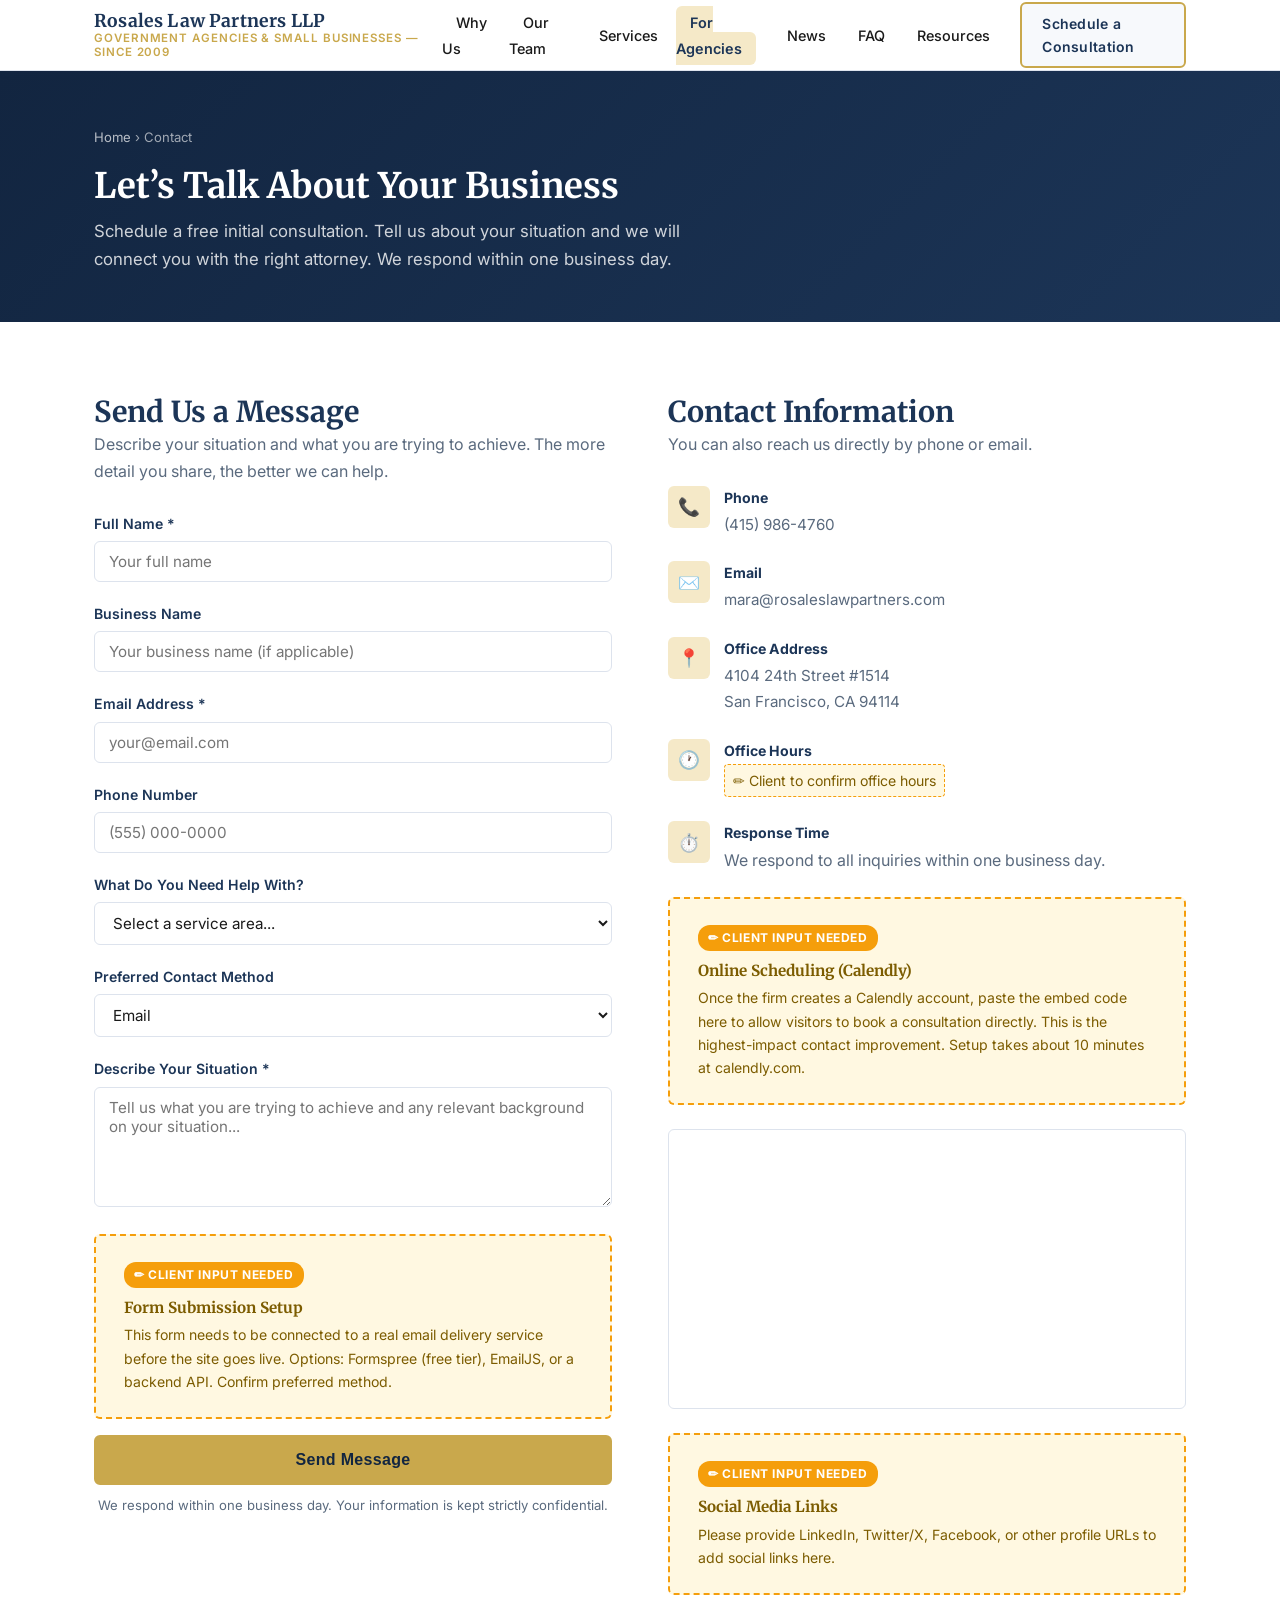
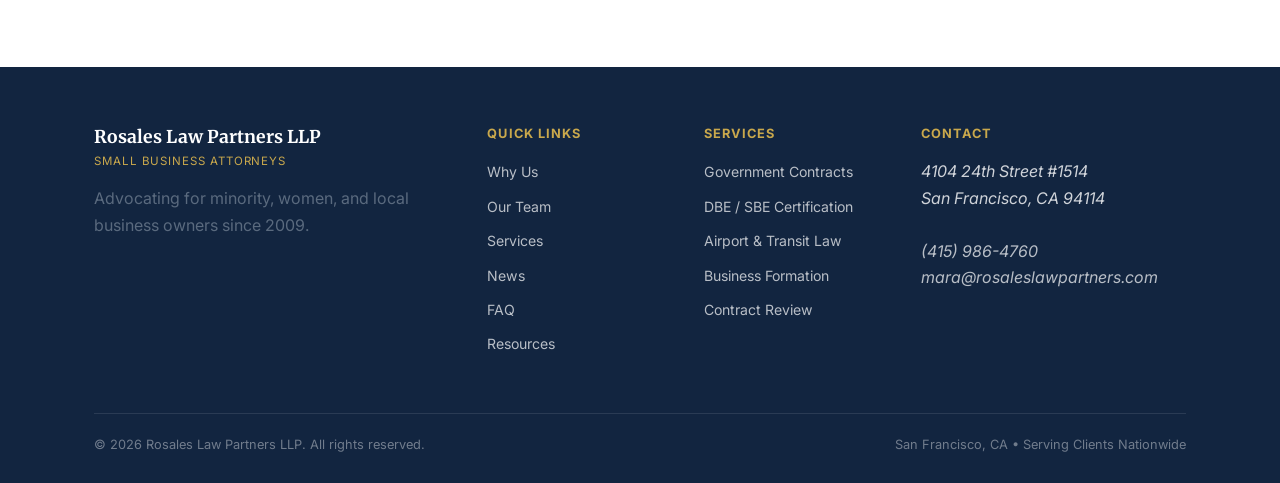
<file: contact.html>
<!DOCTYPE html>
<html lang="en">
<head>
  <meta charset="UTF-8">
  <meta name="viewport" content="width=device-width, initial-scale=1.0">
  <title>Contact Us | Rosales Law Partners LLP</title>
  <meta name="description" content="Contact Rosales Law Partners LLP to schedule a free consultation. Call (415) 986-4760, email us, or fill out our contact form. We respond within one business day.">
  <link rel="preconnect" href="https://fonts.googleapis.com">
  <link href="https://fonts.googleapis.com/css2?family=Inter:wght@400;500;600;700&family=Merriweather:wght@400;700&display=swap" rel="stylesheet">
  <link rel="stylesheet" href="css/styles.css">
</head>
<body>

<header>
  <div class="container nav-inner">
    <a href="index.html" class="logo">
      <span class="logo-name">Rosales Law Partners LLP</span>
      <span class="logo-tag">Government Agencies &amp; Small Businesses &mdash; Since 2009</span>
    </a>
    <nav>
      <ul id="navMenu">
        <li><a href="whyus.html">Why Us</a></li>
        <li><a href="our-team.html">Our Team</a></li>
        <li><a href="areas-of-practice.html">Services</a></li>
        <li><a href="for-agencies.html" class="nav-agencies-link">For Agencies</a></li>
        <li><a href="news.html">News</a></li>
        <li><a href="faq.html">FAQ</a></li>
        <li><a href="resources.html">Resources</a></li>
        <li><a href="contact.html" class="btn btn-primary btn-sm nav-cta">Schedule a Consultation</a></li>
      </ul>
      <div class="hamburger"><span></span><span></span><span></span></div>
    </nav>
  </div>
</header>

<section class="page-hero">
  <div class="container">
    <div class="breadcrumb"><a href="index.html">Home</a> &rsaquo; Contact</div>
    <h1>Let&rsquo;s Talk About Your Business</h1>
    <p>Schedule a free initial consultation. Tell us about your situation and we will connect you with the right attorney. We respond within one business day.</p>
  </div>
</section>

<section class="section">
  <div class="container">
    <div class="grid-2" style="gap:56px; align-items:flex-start;">

      <!-- CONTACT FORM -->
      <div>
        <h2>Send Us a Message</h2>
        <p>Describe your situation and what you are trying to achieve. The more detail you share, the better we can help.</p>
        <form class="contact-form" id="contactForm" style="margin-top:28px;" novalidate>
          <div class="form-group">
            <label for="name">Full Name *</label>
            <input type="text" id="name" name="name" placeholder="Your full name" required>
          </div>
          <div class="form-group">
            <label for="business">Business Name</label>
            <input type="text" id="business" name="business" placeholder="Your business name (if applicable)">
          </div>
          <div class="form-group">
            <label for="email">Email Address *</label>
            <input type="email" id="email" name="email" placeholder="your@email.com" required>
          </div>
          <div class="form-group">
            <label for="phone">Phone Number</label>
            <input type="tel" id="phone" name="phone" placeholder="(555) 000-0000">
          </div>
          <div class="form-group">
            <label for="service">What Do You Need Help With?</label>
            <select id="service" name="service">
              <option value="">Select a service area...</option>
              <option>DBE / SBE / LBE Certification</option>
              <option>Government Contracts &amp; Procurement</option>
              <option>Airport or Transit Law</option>
              <option>Business Formation</option>
              <option>Contract Review &amp; Drafting</option>
              <option>Employment Law</option>
              <option>General Counsel Services</option>
              <option>Other / Not Sure</option>
            </select>
          </div>
          <div class="form-group">
            <label for="contact_pref">Preferred Contact Method</label>
            <select id="contact_pref" name="contact_pref">
              <option>Email</option>
              <option>Phone Call</option>
              <option>Either</option>
            </select>
          </div>
          <div class="form-group">
            <label for="message">Describe Your Situation *</label>
            <textarea id="message" name="message" placeholder="Tell us what you are trying to achieve and any relevant background on your situation..." required></textarea>
          </div>

          <!-- PLACEHOLDER: Wire this form to a real backend before launching -->
          <div class="placeholder mb-16">
            <div class="placeholder-label">✏ Client Input Needed</div>
            <h4>Form Submission Setup</h4>
            <p>This form needs to be connected to a real email delivery service before the site goes live. Options: Formspree (free tier), EmailJS, or a backend API. Confirm preferred method.</p>
          </div>

          <button type="submit" class="btn btn-primary" style="width:100%; font-size:1rem; padding:14px;">Send Message</button>
          <p style="font-size:.82rem; color:var(--text-light); margin-top:10px; text-align:center;">We respond within one business day. Your information is kept strictly confidential.</p>
        </form>
      </div>

      <!-- CONTACT INFO -->
      <div>
        <h2>Contact Information</h2>
        <p style="margin-bottom:28px;">You can also reach us directly by phone or email.</p>

        <div class="contact-info-item">
          <div class="contact-icon">📞</div>
          <div class="contact-detail">
            <strong>Phone</strong>
            <a href="tel:4159864760">(415) 986-4760</a>
          </div>
        </div>
        <div class="contact-info-item">
          <div class="contact-icon">✉️</div>
          <div class="contact-detail">
            <strong>Email</strong>
            <a href="mailto:mara@rosaleslawpartners.com">mara@rosaleslawpartners.com</a>
          </div>
        </div>
        <div class="contact-info-item">
          <div class="contact-icon">📍</div>
          <div class="contact-detail">
            <strong>Office Address</strong>
            <a href="https://maps.google.com/?q=4104+24th+Street+%231514+San+Francisco+CA+94114" target="_blank" rel="noopener">
              4104 24th Street #1514<br>San Francisco, CA 94114
            </a>
          </div>
        </div>
        <div class="contact-info-item">
          <div class="contact-icon">🕐</div>
          <div class="contact-detail">
            <strong>Office Hours</strong>
            <!-- PLACEHOLDER -->
            <span style="color:var(--ph-text); font-size:.88rem; background:var(--ph-bg); padding:4px 8px; border-radius:4px; display:inline-block; border:1px dashed var(--ph-border);">
              ✏ Client to confirm office hours
            </span>
          </div>
        </div>
        <div class="contact-info-item">
          <div class="contact-icon">⏱️</div>
          <div class="contact-detail">
            <strong>Response Time</strong>
            <span style="color:var(--text-light);">We respond to all inquiries within one business day.</span>
          </div>
        </div>

        <!-- SCHEDULING PLACEHOLDER -->
        <div class="placeholder mt-24">
          <div class="placeholder-label">✏ Client Input Needed</div>
          <h4>Online Scheduling (Calendly)</h4>
          <p>Once the firm creates a Calendly account, paste the embed code here to allow visitors to book a consultation directly. This is the highest-impact contact improvement. Setup takes about 10 minutes at calendly.com.</p>
        </div>

        <!-- MAP -->
        <div class="map-placeholder mt-24">
          <iframe
            src="https://maps.google.com/maps?q=4104+24th+Street+San+Francisco+CA+94114&output=embed"
            allowfullscreen
            loading="lazy"
            title="Rosales Law Partners Office Location">
          </iframe>
        </div>

        <!-- SOCIAL PLACEHOLDER -->
        <div class="placeholder mt-24">
          <div class="placeholder-label">✏ Client Input Needed</div>
          <h4>Social Media Links</h4>
          <p>Please provide LinkedIn, Twitter/X, Facebook, or other profile URLs to add social links here.</p>
        </div>
      </div>

    </div>
  </div>
</section>

<footer>
  <div class="container">
    <div class="footer-grid">
      <div>
        <div class="footer-logo-name">Rosales Law Partners LLP</div>
        <div class="footer-logo-tag">Small Business Attorneys</div>
        <p>Advocating for minority, women, and local business owners since 2009.</p>
      </div>
      <div>
        <div class="footer-heading">Quick Links</div>
        <ul class="footer-links">
          <li><a href="whyus.html">Why Us</a></li>
          <li><a href="our-team.html">Our Team</a></li>
          <li><a href="areas-of-practice.html">Services</a></li>
          <li><a href="news.html">News</a></li>
          <li><a href="faq.html">FAQ</a></li>
          <li><a href="resources.html">Resources</a></li>
        </ul>
      </div>
      <div>
        <div class="footer-heading">Services</div>
        <ul class="footer-links">
          <li><a href="areas-of-practice.html">Government Contracts</a></li>
          <li><a href="areas-of-practice.html">DBE / SBE Certification</a></li>
          <li><a href="areas-of-practice.html">Airport &amp; Transit Law</a></li>
          <li><a href="areas-of-practice.html">Business Formation</a></li>
          <li><a href="areas-of-practice.html">Contract Review</a></li>
        </ul>
      </div>
      <div>
        <div class="footer-heading">Contact</div>
        <address>
          4104 24th Street #1514<br>San Francisco, CA 94114<br><br>
          <a href="tel:4159864760" style="color:rgba(255,255,255,.7)">(415) 986-4760</a><br>
          <a href="mailto:mara@rosaleslawpartners.com" style="color:rgba(255,255,255,.7)">mara@rosaleslawpartners.com</a>
        </address>
      </div>
    </div>
    <div class="footer-bottom">
      <span>&copy; 2026 Rosales Law Partners LLP. All rights reserved.</span>
      <span>San Francisco, CA &bull; Serving Clients Nationwide</span>
    </div>
  </div>
</footer>

<script src="js/main.js"></script>
</body>
</html>
</file>
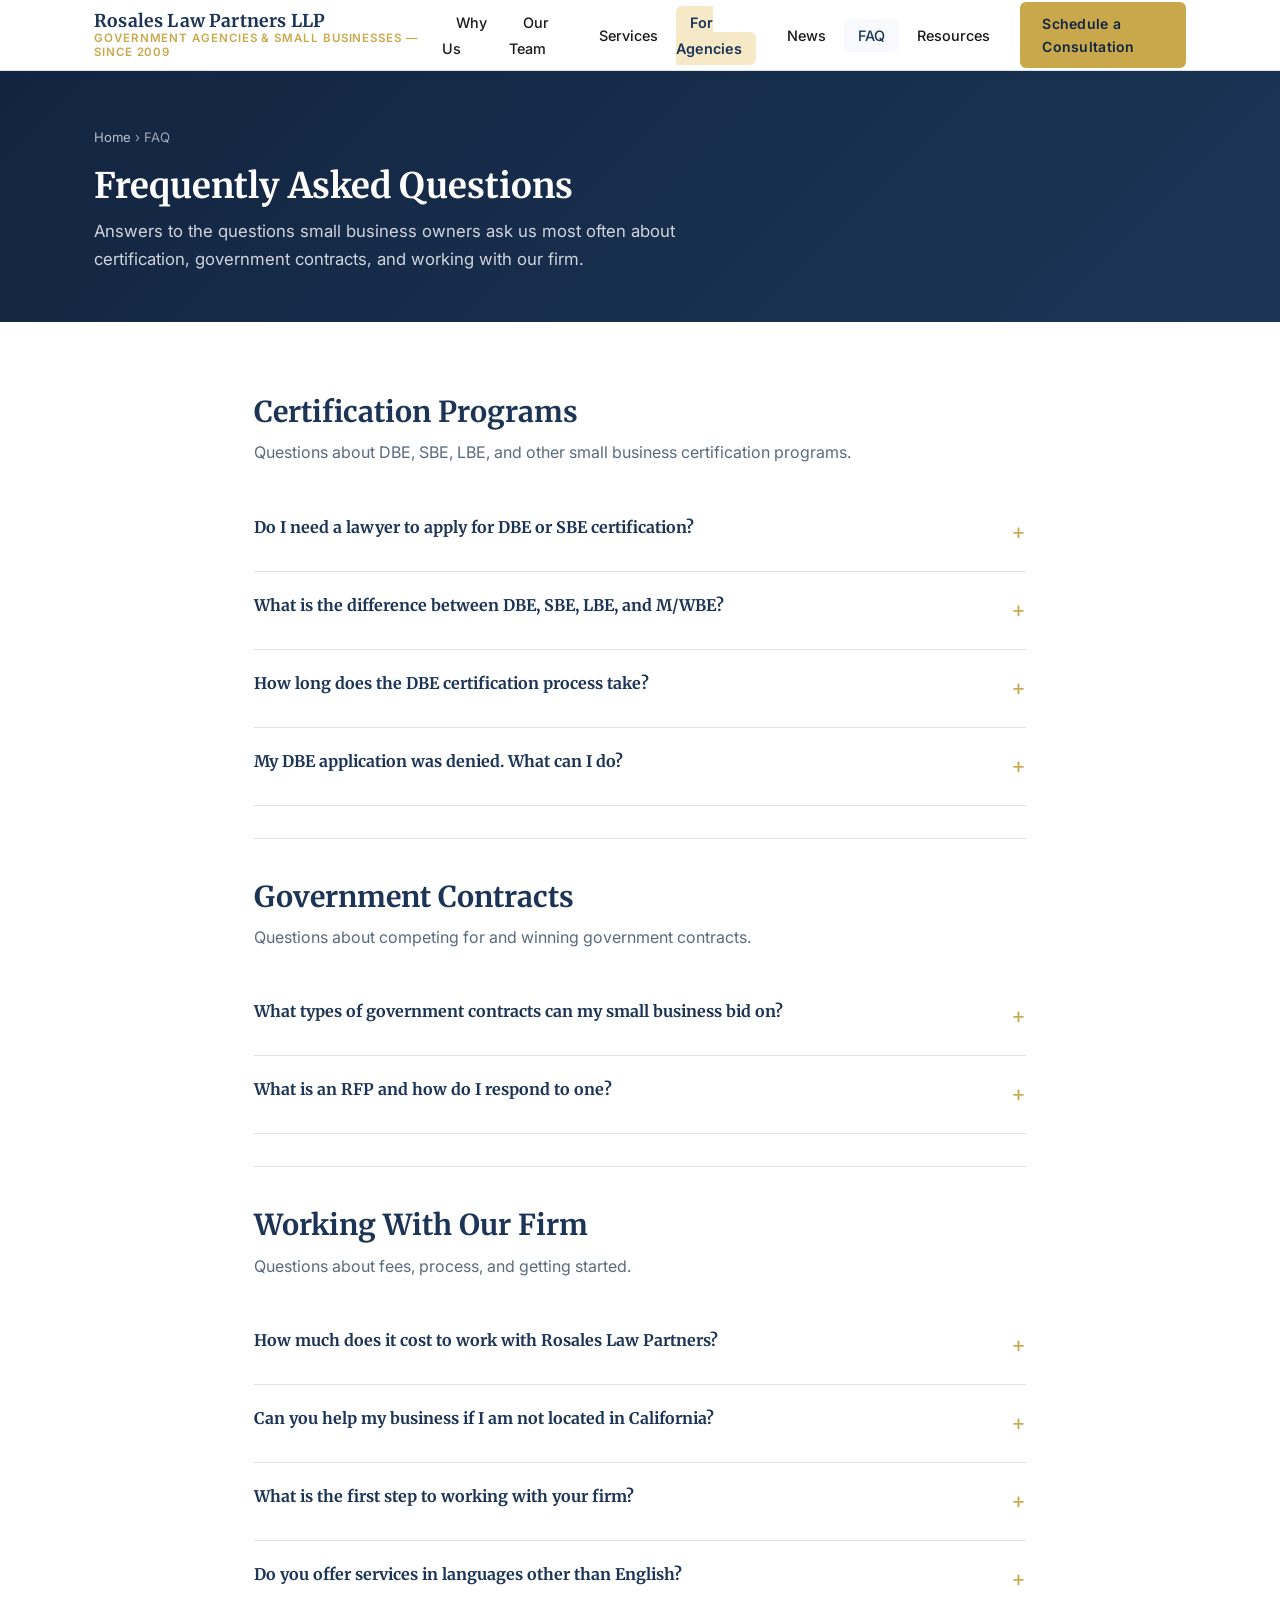
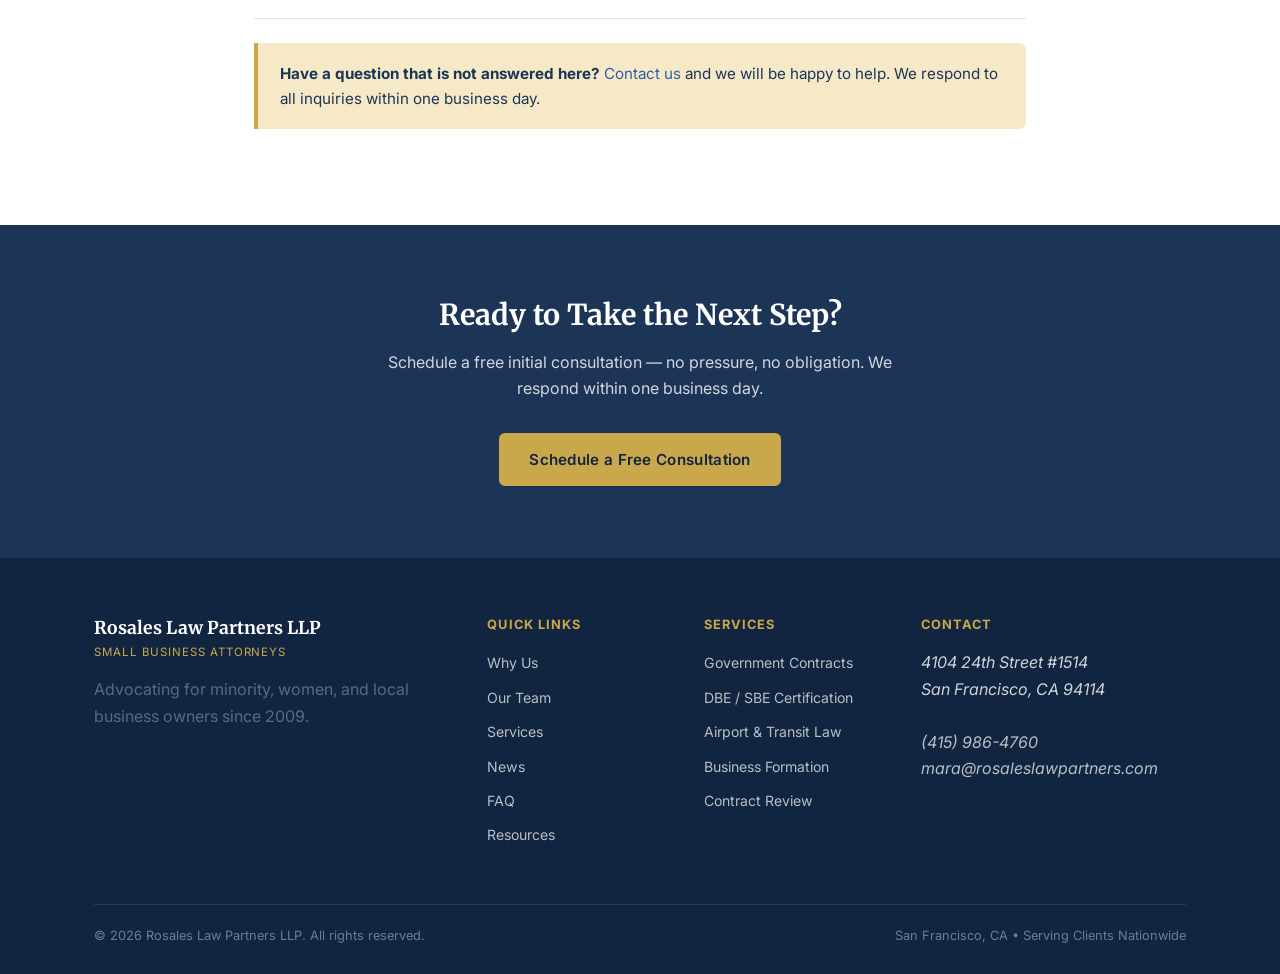
<file: faq.html>
<!DOCTYPE html>
<html lang="en">
<head>
  <meta charset="UTF-8">
  <meta name="viewport" content="width=device-width, initial-scale=1.0">
  <title>FAQ | Rosales Law Partners LLP</title>
  <meta name="description" content="Frequently asked questions about DBE certification, government contracts, SBE/LBE programs, and working with Rosales Law Partners LLP.">
  <link rel="preconnect" href="https://fonts.googleapis.com">
  <link href="https://fonts.googleapis.com/css2?family=Inter:wght@400;500;600;700&family=Merriweather:wght@400;700&display=swap" rel="stylesheet">
  <link rel="stylesheet" href="css/styles.css">
</head>
<body>

<header>
  <div class="container nav-inner">
    <a href="index.html" class="logo">
      <span class="logo-name">Rosales Law Partners LLP</span>
      <span class="logo-tag">Government Agencies &amp; Small Businesses &mdash; Since 2009</span>
    </a>
    <nav>
      <ul id="navMenu">
        <li><a href="whyus.html">Why Us</a></li>
        <li><a href="our-team.html">Our Team</a></li>
        <li><a href="areas-of-practice.html">Services</a></li>
        <li><a href="for-agencies.html" class="nav-agencies-link">For Agencies</a></li>
        <li><a href="news.html">News</a></li>
        <li><a href="faq.html">FAQ</a></li>
        <li><a href="resources.html">Resources</a></li>
        <li><a href="contact.html" class="btn btn-primary btn-sm nav-cta">Schedule a Consultation</a></li>
      </ul>
      <div class="hamburger"><span></span><span></span><span></span></div>
    </nav>
  </div>
</header>

<section class="page-hero">
  <div class="container">
    <div class="breadcrumb"><a href="index.html">Home</a> &rsaquo; FAQ</div>
    <h1>Frequently Asked Questions</h1>
    <p>Answers to the questions small business owners ask us most often about certification, government contracts, and working with our firm.</p>
  </div>
</section>

<section class="section">
  <div class="container" style="max-width:820px;">

    <h2 style="margin-bottom:8px;">Certification Programs</h2>
    <p style="margin-bottom:28px;">Questions about DBE, SBE, LBE, and other small business certification programs.</p>

    <div class="faq-item">
      <div class="faq-question">Do I need a lawyer to apply for DBE or SBE certification?</div>
      <div class="faq-answer">
        <p>You are not legally required to have an attorney to apply, but having one significantly improves your chances of approval — and saves you time. Certification applications involve detailed documentation, personal financial disclosures, and legal analysis of ownership and control structures. Errors or missing documents are common reasons for denials. We guide clients through the entire process to make sure applications are complete and compelling from the start.</p>
      </div>
    </div>

    <div class="faq-item">
      <div class="faq-question">What is the difference between DBE, SBE, LBE, and M/WBE?</div>
      <div class="faq-answer">
        <p><strong>DBE (Disadvantaged Business Enterprise)</strong> is a federal certification for businesses owned by socially and economically disadvantaged individuals. It is required for participation in federally funded transportation contracts.</p>
        <p><strong>SBE (Small Business Enterprise)</strong> is a California state certification for businesses that meet size standards. It is used in many state and local procurement programs.</p>
        <p><strong>LBE (Local Business Enterprise)</strong> is a San Francisco-specific certification for businesses based in San Francisco. It provides preference points in SF contracting.</p>
        <p><strong>M/WBE (Minority/Women Business Enterprise)</strong> certifies that a business is at least 51% owned and controlled by a minority or woman. It is used in many public and private diversity contracting programs.</p>
        <p>Many businesses qualify for more than one certification, and holding multiple certifications opens more contract opportunities. We can assess which certifications your business qualifies for.</p>
      </div>
    </div>

    <div class="faq-item">
      <div class="faq-question">How long does the DBE certification process take?</div>
      <div class="faq-answer">
        <p>Processing times vary by certifying agency, but most DBE applications take <strong>60 to 90 days</strong> after submission of a complete application. Incomplete applications can be returned for additional information, resetting the clock. Working with an attorney to submit a complete application the first time significantly reduces total wait time. Some agencies are currently experiencing longer delays due to volume — we can advise on current timelines for your specific certifying agency.</p>
      </div>
    </div>

    <div class="faq-item">
      <div class="faq-question">My DBE application was denied. What can I do?</div>
      <div class="faq-answer">
        <p>A denial is not the end of the road. You have the right to appeal a DBE certification denial. The appeal process has strict deadlines — typically 90 days from the date of the denial letter — so it is important to act quickly. We have helped businesses successfully appeal denials by identifying errors in the agency&rsquo;s analysis and presenting additional evidence. Contact us as soon as you receive a denial notice.</p>
      </div>
    </div>

    <hr class="divider">
    <h2 style="margin-bottom:8px; margin-top:40px;">Government Contracts</h2>
    <p style="margin-bottom:28px;">Questions about competing for and winning government contracts.</p>

    <div class="faq-item">
      <div class="faq-question">What types of government contracts can my small business bid on?</div>
      <div class="faq-answer">
        <p>Small businesses can compete for a wide range of public contracts depending on their industry, including construction, professional services, technology, concessions, transportation, and more. Set-aside contracts — reserved specifically for DBE, SBE, LBE, and other certified businesses — significantly improve your odds of winning. We help clients identify which contracts they are best positioned to win and ensure their proposals are compliant and competitive.</p>
      </div>
    </div>

    <div class="faq-item">
      <div class="faq-question">What is an RFP and how do I respond to one?</div>
      <div class="faq-answer">
        <p>An RFP (Request for Proposal) is a formal document that a government agency issues when it wants to purchase services or goods. Responding to an RFP requires a detailed written proposal that addresses the agency&rsquo;s requirements, demonstrates your qualifications, and outlines your pricing and approach. Proposals that do not follow the RFP instructions exactly — even minor formatting errors — are often disqualified. We review RFPs with small business clients to identify requirements, flag risks, and help craft competitive, compliant responses.</p>
      </div>
    </div>

    <hr class="divider">
    <h2 style="margin-bottom:8px; margin-top:40px;">Working With Our Firm</h2>
    <p style="margin-bottom:28px;">Questions about fees, process, and getting started.</p>

    <div class="faq-item">
      <div class="faq-question">How much does it cost to work with Rosales Law Partners?</div>
      <div class="faq-answer">
        <!-- PLACEHOLDER -->
        <div class="placeholder">
          <div class="placeholder-label">✏ Client Input Needed</div>
          <h4>Pricing / Fee Structure</h4>
          <p>Please advise on what to disclose here — e.g., hourly rates, flat fee options for specific services, free initial consultation policy, or a general statement like "fees vary by matter — contact us for a quote." This is one of the most common questions visitors have before calling.</p>
        </div>
      </div>
    </div>

    <div class="faq-item">
      <div class="faq-question">Can you help my business if I am not located in California?</div>
      <div class="faq-answer">
        <p>Yes. While we are based in San Francisco, we serve clients across the country. Federal DBE certification and government contracting law applies nationally, and we have represented clients in multiple states. We handle most of our work remotely and are available by phone, email, and video conference. Contact us to discuss your specific situation and location.</p>
      </div>
    </div>

    <div class="faq-item">
      <div class="faq-question">What is the first step to working with your firm?</div>
      <div class="faq-answer">
        <p>The best first step is to schedule a free initial consultation. During that call or meeting, we will listen to your situation, answer your questions, and give you a clear sense of whether and how we can help — with no obligation to hire us. You can reach us by phone at <a href="tel:4159864760">(415) 986-4760</a>, by email at <a href="mailto:mara@rosaleslawpartners.com">mara@rosaleslawpartners.com</a>, or by filling out our <a href="contact.html">contact form</a>. We respond within one business day.</p>
      </div>
    </div>

    <div class="faq-item">
      <div class="faq-question">Do you offer services in languages other than English?</div>
      <div class="faq-answer">
        <!-- PLACEHOLDER -->
        <div class="placeholder">
          <div class="placeholder-label">✏ Client Input Needed</div>
          <h4>Languages Spoken</h4>
          <p>Please confirm which languages the firm&rsquo;s attorneys speak so we can answer this accurately. This is particularly valuable for immigrant-owned small business clients.</p>
        </div>
      </div>
    </div>

    <div class="callout mt-24">
      <p><strong>Have a question that is not answered here?</strong> <a href="contact.html">Contact us</a> and we will be happy to help. We respond to all inquiries within one business day.</p>
    </div>

  </div>
</section>

<section class="section section-navy">
  <div class="container text-center">
    <h2 style="color:#fff;">Ready to Take the Next Step?</h2>
    <p style="color:rgba(255,255,255,.8); max-width:520px; margin:14px auto 32px;">Schedule a free initial consultation — no pressure, no obligation. We respond within one business day.</p>
    <a href="contact.html" class="btn btn-primary">Schedule a Free Consultation</a>
  </div>
</section>

<footer>
  <div class="container">
    <div class="footer-grid">
      <div>
        <div class="footer-logo-name">Rosales Law Partners LLP</div>
        <div class="footer-logo-tag">Small Business Attorneys</div>
        <p>Advocating for minority, women, and local business owners since 2009.</p>
      </div>
      <div>
        <div class="footer-heading">Quick Links</div>
        <ul class="footer-links">
          <li><a href="whyus.html">Why Us</a></li>
          <li><a href="our-team.html">Our Team</a></li>
          <li><a href="areas-of-practice.html">Services</a></li>
          <li><a href="news.html">News</a></li>
          <li><a href="faq.html">FAQ</a></li>
          <li><a href="resources.html">Resources</a></li>
        </ul>
      </div>
      <div>
        <div class="footer-heading">Services</div>
        <ul class="footer-links">
          <li><a href="areas-of-practice.html">Government Contracts</a></li>
          <li><a href="areas-of-practice.html">DBE / SBE Certification</a></li>
          <li><a href="areas-of-practice.html">Airport &amp; Transit Law</a></li>
          <li><a href="areas-of-practice.html">Business Formation</a></li>
          <li><a href="areas-of-practice.html">Contract Review</a></li>
        </ul>
      </div>
      <div>
        <div class="footer-heading">Contact</div>
        <address>
          4104 24th Street #1514<br>San Francisco, CA 94114<br><br>
          <a href="tel:4159864760" style="color:rgba(255,255,255,.7)">(415) 986-4760</a><br>
          <a href="mailto:mara@rosaleslawpartners.com" style="color:rgba(255,255,255,.7)">mara@rosaleslawpartners.com</a>
        </address>
      </div>
    </div>
    <div class="footer-bottom">
      <span>&copy; 2026 Rosales Law Partners LLP. All rights reserved.</span>
      <span>San Francisco, CA &bull; Serving Clients Nationwide</span>
    </div>
  </div>
</footer>

<script src="js/main.js"></script>
</body>
</html>
</file>
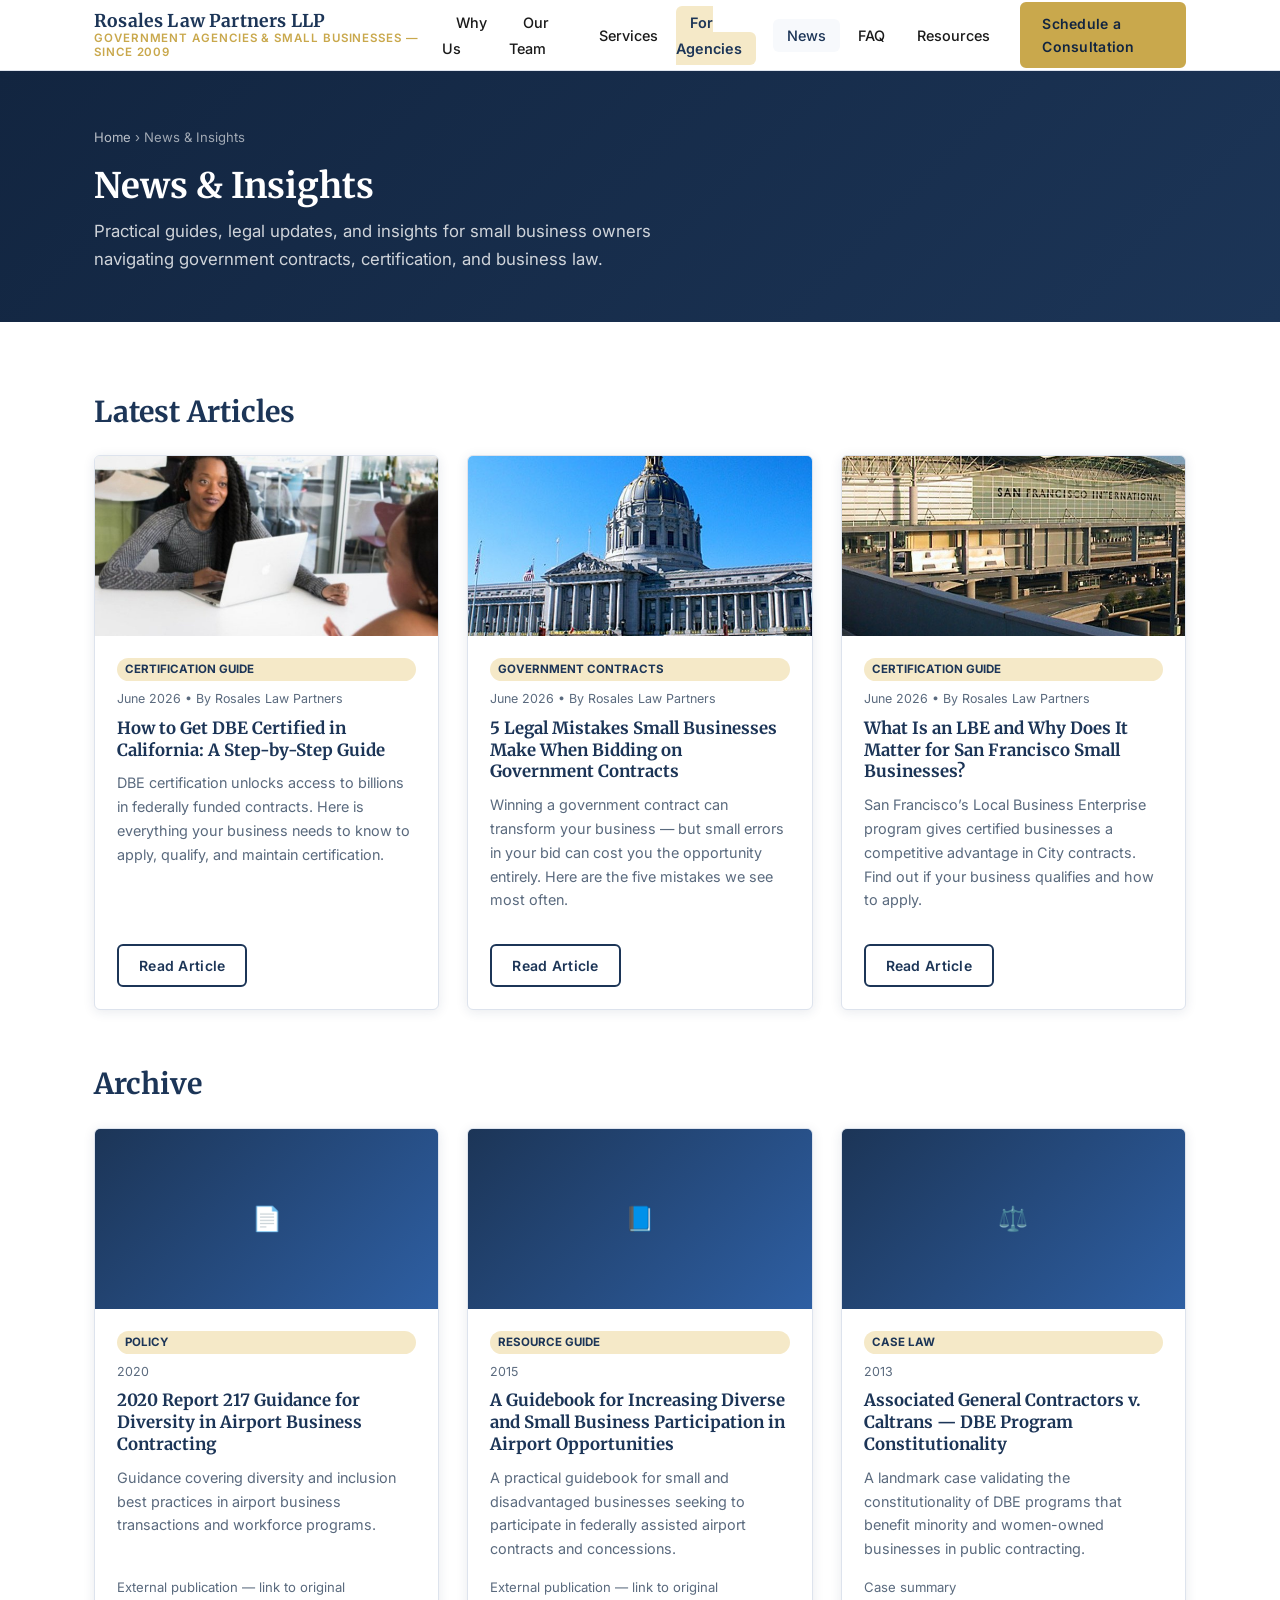
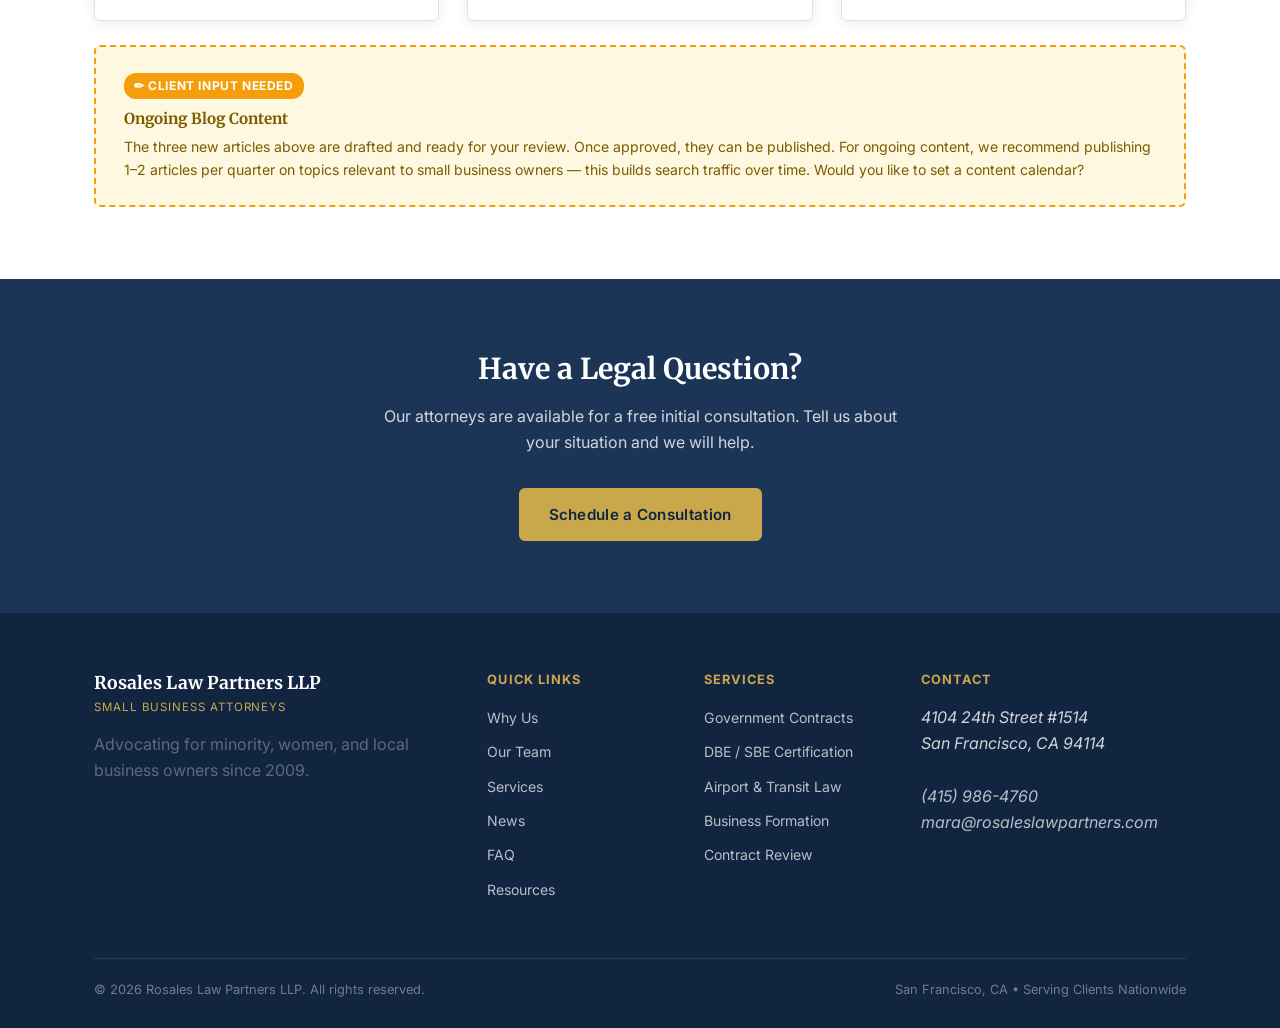
<file: news.html>
<!DOCTYPE html>
<html lang="en">
<head>
  <meta charset="UTF-8">
  <meta name="viewport" content="width=device-width, initial-scale=1.0">
  <title>News &amp; Insights | Rosales Law Partners LLP</title>
  <meta name="description" content="Legal insights, guides, and news for small business owners from Rosales Law Partners — covering DBE certification, government contracts, and small business law.">
  <link rel="preconnect" href="https://fonts.googleapis.com">
  <link href="https://fonts.googleapis.com/css2?family=Inter:wght@400;500;600;700&family=Merriweather:wght@400;700&display=swap" rel="stylesheet">
  <link rel="stylesheet" href="css/styles.css">
</head>
<body>

<header>
  <div class="container nav-inner">
    <a href="index.html" class="logo">
      <span class="logo-name">Rosales Law Partners LLP</span>
      <span class="logo-tag">Government Agencies &amp; Small Businesses &mdash; Since 2009</span>
    </a>
    <nav>
      <ul id="navMenu">
        <li><a href="whyus.html">Why Us</a></li>
        <li><a href="our-team.html">Our Team</a></li>
        <li><a href="areas-of-practice.html">Services</a></li>
        <li><a href="for-agencies.html" class="nav-agencies-link">For Agencies</a></li>
        <li><a href="news.html">News</a></li>
        <li><a href="faq.html">FAQ</a></li>
        <li><a href="resources.html">Resources</a></li>
        <li><a href="contact.html" class="btn btn-primary btn-sm nav-cta">Schedule a Consultation</a></li>
      </ul>
      <div class="hamburger"><span></span><span></span><span></span></div>
    </nav>
  </div>
</header>

<section class="page-hero">
  <div class="container">
    <div class="breadcrumb"><a href="index.html">Home</a> &rsaquo; News &amp; Insights</div>
    <h1>News &amp; Insights</h1>
    <p>Practical guides, legal updates, and insights for small business owners navigating government contracts, certification, and business law.</p>
  </div>
</section>

<section class="section">
  <div class="container">

    <!-- NEW ARTICLES -->
    <h2 style="margin-bottom:24px;">Latest Articles</h2>
    <div class="grid-3">

      <div class="news-card">
        <div class="news-img" style="background:url('images/diversity.jpg') center/cover no-repeat;"></div>
        <div class="news-body">
          <div class="news-tag">Certification Guide</div>
          <div class="news-date">June 2026 &bull; By Rosales Law Partners</div>
          <h3>How to Get DBE Certified in California: A Step-by-Step Guide</h3>
          <p>DBE certification unlocks access to billions in federally funded contracts. Here is everything your business needs to know to apply, qualify, and maintain certification.</p>
          <a href="news/dbe-certification-guide.html" class="btn btn-outline-navy btn-sm">Read Article</a>
        </div>
      </div>

      <div class="news-card">
        <div class="news-img" style="background:url('images/cityhall.jpg') center/cover no-repeat;"></div>
        <div class="news-body">
          <div class="news-tag">Government Contracts</div>
          <div class="news-date">June 2026 &bull; By Rosales Law Partners</div>
          <h3>5 Legal Mistakes Small Businesses Make When Bidding on Government Contracts</h3>
          <p>Winning a government contract can transform your business — but small errors in your bid can cost you the opportunity entirely. Here are the five mistakes we see most often.</p>
          <a href="news/government-contracts-mistakes.html" class="btn btn-outline-navy btn-sm">Read Article</a>
        </div>
      </div>

      <div class="news-card">
        <div class="news-img" style="background:url('images/airport.jpg') center/cover no-repeat;"></div>
        <div class="news-body">
          <div class="news-tag">Certification Guide</div>
          <div class="news-date">June 2026 &bull; By Rosales Law Partners</div>
          <h3>What Is an LBE and Why Does It Matter for San Francisco Small Businesses?</h3>
          <p>San Francisco&rsquo;s Local Business Enterprise program gives certified businesses a competitive advantage in City contracts. Find out if your business qualifies and how to apply.</p>
          <a href="news/lbe-guide.html" class="btn btn-outline-navy btn-sm">Read Article</a>
        </div>
      </div>

    </div>

    <!-- ARCHIVE -->
    <h2 style="margin-top:56px; margin-bottom:24px;">Archive</h2>
    <div class="grid-3">

      <div class="news-card">
        <div class="news-img" style="font-size:1.5rem;">📄</div>
        <div class="news-body">
          <div class="news-tag">Policy</div>
          <div class="news-date">2020</div>
          <h3>2020 Report 217 Guidance for Diversity in Airport Business Contracting</h3>
          <p>Guidance covering diversity and inclusion best practices in airport business transactions and workforce programs.</p>
          <span style="font-size:.82rem; color:var(--text-light);">External publication — link to original</span>
        </div>
      </div>

      <div class="news-card">
        <div class="news-img" style="font-size:1.5rem;">📘</div>
        <div class="news-body">
          <div class="news-tag">Resource Guide</div>
          <div class="news-date">2015</div>
          <h3>A Guidebook for Increasing Diverse and Small Business Participation in Airport Opportunities</h3>
          <p>A practical guidebook for small and disadvantaged businesses seeking to participate in federally assisted airport contracts and concessions.</p>
          <span style="font-size:.82rem; color:var(--text-light);">External publication — link to original</span>
        </div>
      </div>

      <div class="news-card">
        <div class="news-img" style="font-size:1.5rem;">⚖️</div>
        <div class="news-body">
          <div class="news-tag">Case Law</div>
          <div class="news-date">2013</div>
          <h3>Associated General Contractors v. Caltrans — DBE Program Constitutionality</h3>
          <p>A landmark case validating the constitutionality of DBE programs that benefit minority and women-owned businesses in public contracting.</p>
          <span style="font-size:.82rem; color:var(--text-light);">Case summary</span>
        </div>
      </div>

    </div>

    <!-- PLACEHOLDER FOR MORE CONTENT -->
    <div class="placeholder mt-24">
      <div class="placeholder-label">✏ Client Input Needed</div>
      <h4>Ongoing Blog Content</h4>
      <p>The three new articles above are drafted and ready for your review. Once approved, they can be published. For ongoing content, we recommend publishing 1–2 articles per quarter on topics relevant to small business owners — this builds search traffic over time. Would you like to set a content calendar?</p>
    </div>

  </div>
</section>

<section class="section section-navy">
  <div class="container text-center">
    <h2 style="color:#fff;">Have a Legal Question?</h2>
    <p style="color:rgba(255,255,255,.8); max-width:520px; margin:14px auto 32px;">Our attorneys are available for a free initial consultation. Tell us about your situation and we will help.</p>
    <a href="contact.html" class="btn btn-primary">Schedule a Consultation</a>
  </div>
</section>

<footer>
  <div class="container">
    <div class="footer-grid">
      <div>
        <div class="footer-logo-name">Rosales Law Partners LLP</div>
        <div class="footer-logo-tag">Small Business Attorneys</div>
        <p>Advocating for minority, women, and local business owners since 2009.</p>
      </div>
      <div>
        <div class="footer-heading">Quick Links</div>
        <ul class="footer-links">
          <li><a href="whyus.html">Why Us</a></li>
          <li><a href="our-team.html">Our Team</a></li>
          <li><a href="areas-of-practice.html">Services</a></li>
          <li><a href="news.html">News</a></li>
          <li><a href="faq.html">FAQ</a></li>
          <li><a href="resources.html">Resources</a></li>
        </ul>
      </div>
      <div>
        <div class="footer-heading">Services</div>
        <ul class="footer-links">
          <li><a href="areas-of-practice.html">Government Contracts</a></li>
          <li><a href="areas-of-practice.html">DBE / SBE Certification</a></li>
          <li><a href="areas-of-practice.html">Airport &amp; Transit Law</a></li>
          <li><a href="areas-of-practice.html">Business Formation</a></li>
          <li><a href="areas-of-practice.html">Contract Review</a></li>
        </ul>
      </div>
      <div>
        <div class="footer-heading">Contact</div>
        <address>
          4104 24th Street #1514<br>San Francisco, CA 94114<br><br>
          <a href="tel:4159864760" style="color:rgba(255,255,255,.7)">(415) 986-4760</a><br>
          <a href="mailto:mara@rosaleslawpartners.com" style="color:rgba(255,255,255,.7)">mara@rosaleslawpartners.com</a>
        </address>
      </div>
    </div>
    <div class="footer-bottom">
      <span>&copy; 2026 Rosales Law Partners LLP. All rights reserved.</span>
      <span>San Francisco, CA &bull; Serving Clients Nationwide</span>
    </div>
  </div>
</footer>

<script src="js/main.js"></script>
</body>
</html>
</file>
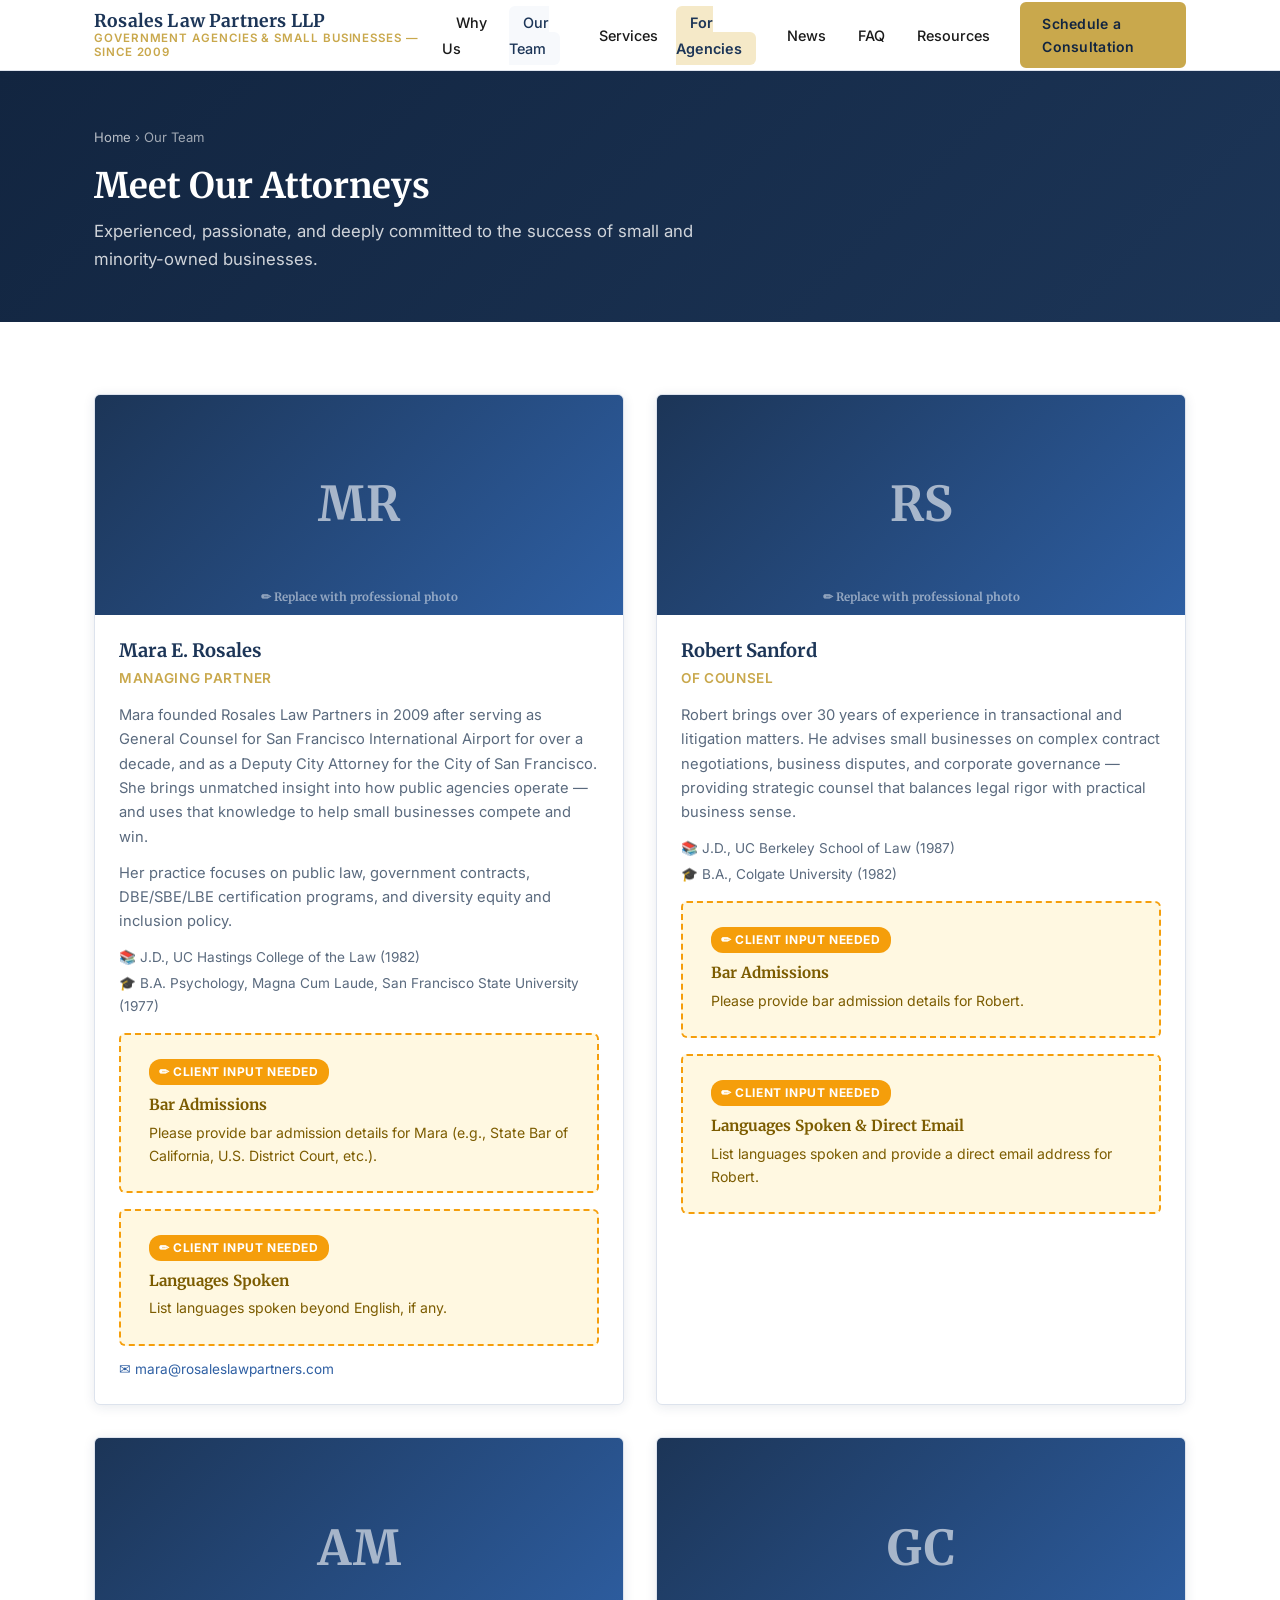
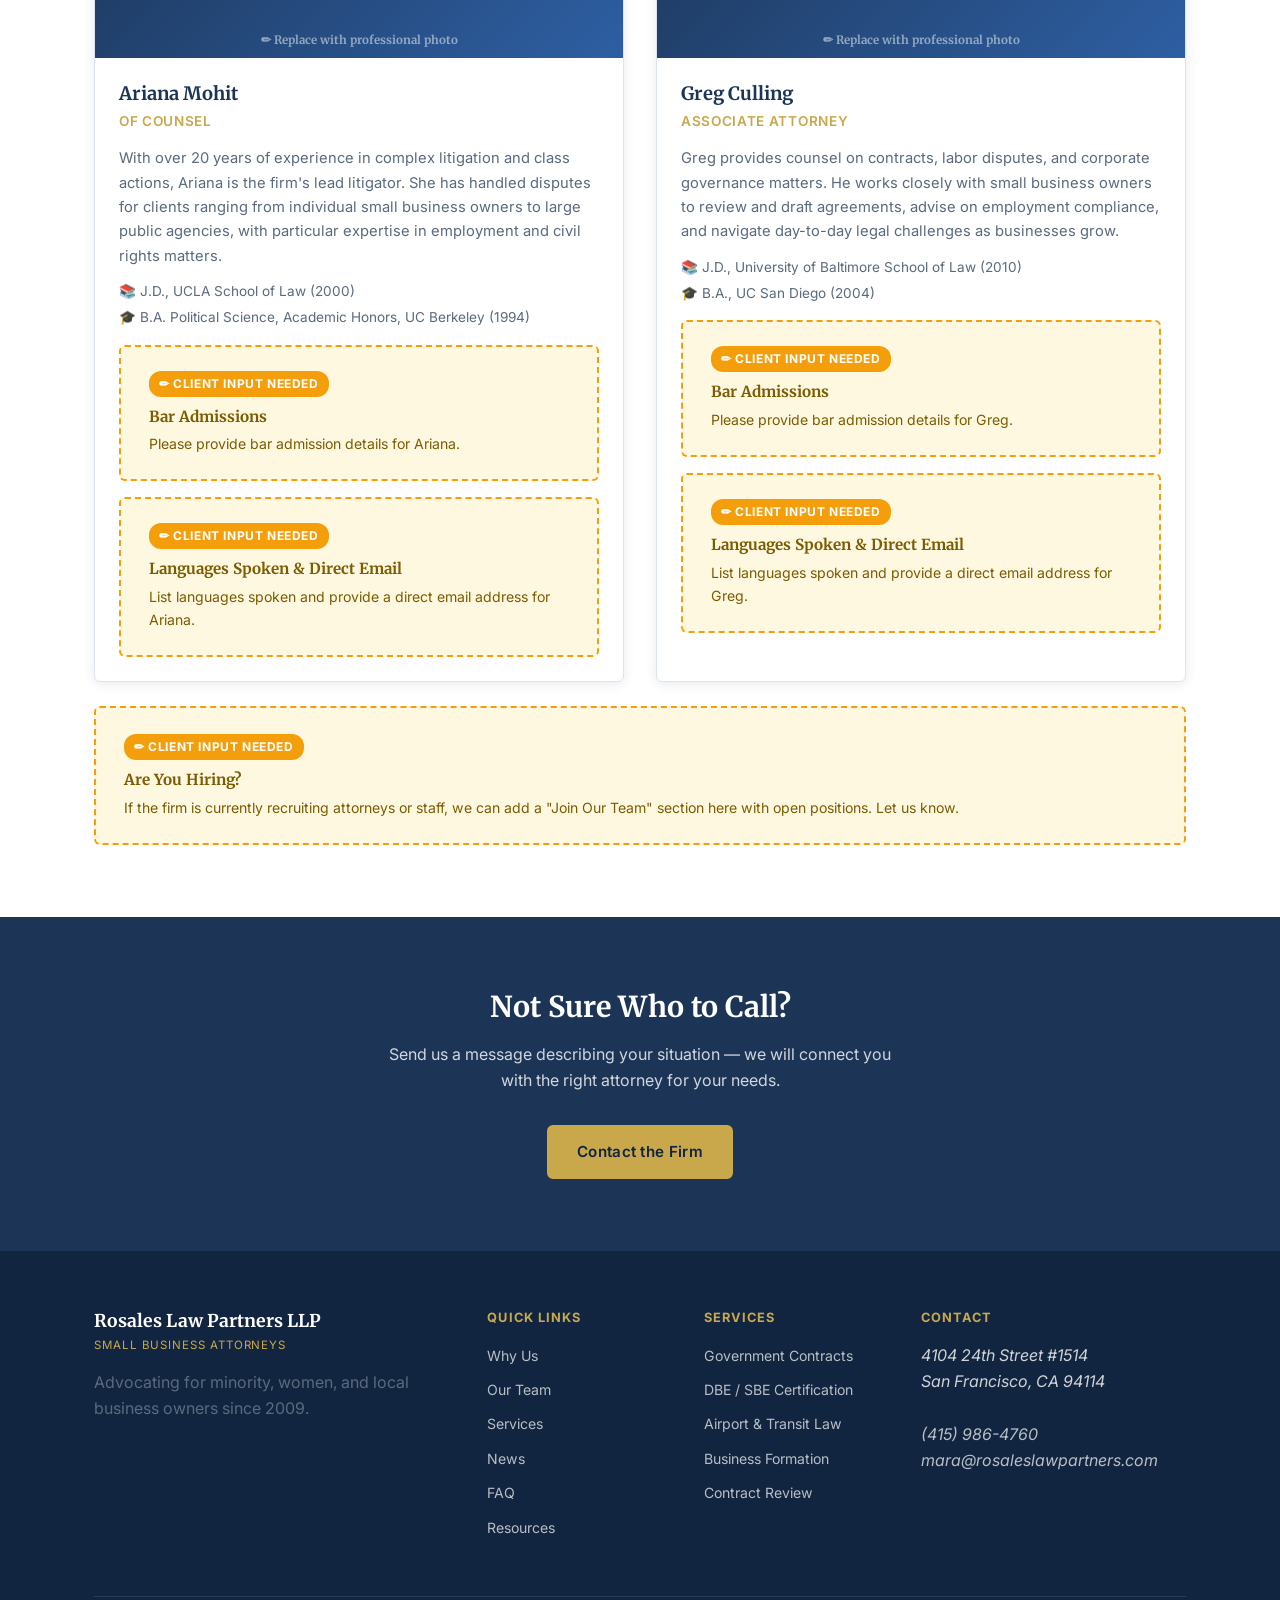
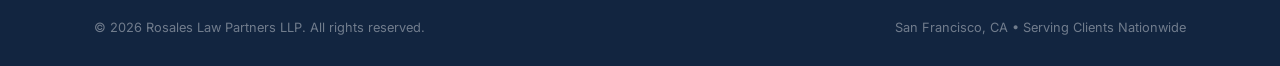
<file: our-team.html>
<!DOCTYPE html>
<html lang="en">
<head>
  <meta charset="UTF-8">
  <meta name="viewport" content="width=device-width, initial-scale=1.0">
  <title>Our Team | Rosales Law Partners LLP</title>
  <meta name="description" content="Meet the experienced attorneys at Rosales Law Partners LLP — dedicated to helping small, minority, and women-owned businesses succeed in government contracting and beyond.">
  <link rel="preconnect" href="https://fonts.googleapis.com">
  <link href="https://fonts.googleapis.com/css2?family=Inter:wght@400;500;600;700&family=Merriweather:wght@400;700&display=swap" rel="stylesheet">
  <link rel="stylesheet" href="css/styles.css">
</head>
<body>

<header>
  <div class="container nav-inner">
    <a href="index.html" class="logo">
      <span class="logo-name">Rosales Law Partners LLP</span>
      <span class="logo-tag">Government Agencies &amp; Small Businesses &mdash; Since 2009</span>
    </a>
    <nav>
      <ul id="navMenu">
        <li><a href="whyus.html">Why Us</a></li>
        <li><a href="our-team.html">Our Team</a></li>
        <li><a href="areas-of-practice.html">Services</a></li>
        <li><a href="for-agencies.html" class="nav-agencies-link">For Agencies</a></li>
        <li><a href="news.html">News</a></li>
        <li><a href="faq.html">FAQ</a></li>
        <li><a href="resources.html">Resources</a></li>
        <li><a href="contact.html" class="btn btn-primary btn-sm nav-cta">Schedule a Consultation</a></li>
      </ul>
      <div class="hamburger"><span></span><span></span><span></span></div>
    </nav>
  </div>
</header>

<section class="page-hero">
  <div class="container">
    <div class="breadcrumb"><a href="index.html">Home</a> &rsaquo; Our Team</div>
    <h1>Meet Our Attorneys</h1>
    <p>Experienced, passionate, and deeply committed to the success of small and minority-owned businesses.</p>
  </div>
</section>

<section class="section">
  <div class="container">
    <div class="grid-2" style="gap:32px;">

      <!-- MARA ROSALES -->
      <div class="team-card">
        <div class="team-photo">
          MR
          <!-- PLACEHOLDER: Replace initials with actual attorney photo -->
          <div class="team-photo-note">✏ Replace with professional photo</div>
        </div>
        <div class="team-body">
          <h3 class="team-name">Mara E. Rosales</h3>
          <div class="team-title">Managing Partner</div>
          <p>Mara founded Rosales Law Partners in 2009 after serving as General Counsel for San Francisco International Airport for over a decade, and as a Deputy City Attorney for the City of San Francisco. She brings unmatched insight into how public agencies operate — and uses that knowledge to help small businesses compete and win.</p>
          <p>Her practice focuses on public law, government contracts, DBE/SBE/LBE certification programs, and diversity equity and inclusion policy.</p>
          <div class="team-meta">
            <span>📚 J.D., UC Hastings College of the Law (1982)</span>
            <span>🎓 B.A. Psychology, Magna Cum Laude, San Francisco State University (1977)</span>
            <!-- PLACEHOLDER -->
            <div class="placeholder mt-16">
              <div class="placeholder-label">✏ Client Input Needed</div>
              <h4>Bar Admissions</h4>
              <p>Please provide bar admission details for Mara (e.g., State Bar of California, U.S. District Court, etc.).</p>
            </div>
            <div class="placeholder mt-16">
              <div class="placeholder-label">✏ Client Input Needed</div>
              <h4>Languages Spoken</h4>
              <p>List languages spoken beyond English, if any.</p>
            </div>
          </div>
          <a href="mailto:mara@rosaleslawpartners.com" class="team-email">&#9993; mara@rosaleslawpartners.com</a>
        </div>
      </div>

      <!-- ROBERT SANFORD -->
      <div class="team-card">
        <div class="team-photo">
          RS
          <div class="team-photo-note">✏ Replace with professional photo</div>
        </div>
        <div class="team-body">
          <h3 class="team-name">Robert Sanford</h3>
          <div class="team-title">Of Counsel</div>
          <p>Robert brings over 30 years of experience in transactional and litigation matters. He advises small businesses on complex contract negotiations, business disputes, and corporate governance — providing strategic counsel that balances legal rigor with practical business sense.</p>
          <div class="team-meta">
            <span>📚 J.D., UC Berkeley School of Law (1987)</span>
            <span>🎓 B.A., Colgate University (1982)</span>
            <div class="placeholder mt-16">
              <div class="placeholder-label">✏ Client Input Needed</div>
              <h4>Bar Admissions</h4>
              <p>Please provide bar admission details for Robert.</p>
            </div>
            <div class="placeholder mt-16">
              <div class="placeholder-label">✏ Client Input Needed</div>
              <h4>Languages Spoken &amp; Direct Email</h4>
              <p>List languages spoken and provide a direct email address for Robert.</p>
            </div>
          </div>
        </div>
      </div>

      <!-- ARIANA MOHIT -->
      <div class="team-card">
        <div class="team-photo">
          AM
          <div class="team-photo-note">✏ Replace with professional photo</div>
        </div>
        <div class="team-body">
          <h3 class="team-name">Ariana Mohit</h3>
          <div class="team-title">Of Counsel</div>
          <p>With over 20 years of experience in complex litigation and class actions, Ariana is the firm's lead litigator. She has handled disputes for clients ranging from individual small business owners to large public agencies, with particular expertise in employment and civil rights matters.</p>
          <div class="team-meta">
            <span>📚 J.D., UCLA School of Law (2000)</span>
            <span>🎓 B.A. Political Science, Academic Honors, UC Berkeley (1994)</span>
            <div class="placeholder mt-16">
              <div class="placeholder-label">✏ Client Input Needed</div>
              <h4>Bar Admissions</h4>
              <p>Please provide bar admission details for Ariana.</p>
            </div>
            <div class="placeholder mt-16">
              <div class="placeholder-label">✏ Client Input Needed</div>
              <h4>Languages Spoken &amp; Direct Email</h4>
              <p>List languages spoken and provide a direct email address for Ariana.</p>
            </div>
          </div>
        </div>
      </div>

      <!-- GREG CULLING -->
      <div class="team-card">
        <div class="team-photo">
          GC
          <div class="team-photo-note">✏ Replace with professional photo</div>
        </div>
        <div class="team-body">
          <h3 class="team-name">Greg Culling</h3>
          <div class="team-title">Associate Attorney</div>
          <p>Greg provides counsel on contracts, labor disputes, and corporate governance matters. He works closely with small business owners to review and draft agreements, advise on employment compliance, and navigate day-to-day legal challenges as businesses grow.</p>
          <div class="team-meta">
            <span>📚 J.D., University of Baltimore School of Law (2010)</span>
            <span>🎓 B.A., UC San Diego (2004)</span>
            <div class="placeholder mt-16">
              <div class="placeholder-label">✏ Client Input Needed</div>
              <h4>Bar Admissions</h4>
              <p>Please provide bar admission details for Greg.</p>
            </div>
            <div class="placeholder mt-16">
              <div class="placeholder-label">✏ Client Input Needed</div>
              <h4>Languages Spoken &amp; Direct Email</h4>
              <p>List languages spoken and provide a direct email address for Greg.</p>
            </div>
          </div>
        </div>
      </div>

    </div>

    <!-- JOIN THE TEAM PLACEHOLDER -->
    <div class="placeholder mt-24">
      <div class="placeholder-label">✏ Client Input Needed</div>
      <h4>Are You Hiring?</h4>
      <p>If the firm is currently recruiting attorneys or staff, we can add a "Join Our Team" section here with open positions. Let us know.</p>
    </div>

  </div>
</section>

<section class="section section-navy">
  <div class="container text-center">
    <h2 style="color:#fff;">Not Sure Who to Call?</h2>
    <p style="color:rgba(255,255,255,.8); max-width:520px; margin:14px auto 32px;">Send us a message describing your situation — we will connect you with the right attorney for your needs.</p>
    <a href="contact.html" class="btn btn-primary">Contact the Firm</a>
  </div>
</section>

<footer>
  <div class="container">
    <div class="footer-grid">
      <div>
        <div class="footer-logo-name">Rosales Law Partners LLP</div>
        <div class="footer-logo-tag">Small Business Attorneys</div>
        <p>Advocating for minority, women, and local business owners since 2009.</p>
      </div>
      <div>
        <div class="footer-heading">Quick Links</div>
        <ul class="footer-links">
          <li><a href="whyus.html">Why Us</a></li>
          <li><a href="our-team.html">Our Team</a></li>
          <li><a href="areas-of-practice.html">Services</a></li>
          <li><a href="news.html">News</a></li>
          <li><a href="faq.html">FAQ</a></li>
          <li><a href="resources.html">Resources</a></li>
        </ul>
      </div>
      <div>
        <div class="footer-heading">Services</div>
        <ul class="footer-links">
          <li><a href="areas-of-practice.html">Government Contracts</a></li>
          <li><a href="areas-of-practice.html">DBE / SBE Certification</a></li>
          <li><a href="areas-of-practice.html">Airport &amp; Transit Law</a></li>
          <li><a href="areas-of-practice.html">Business Formation</a></li>
          <li><a href="areas-of-practice.html">Contract Review</a></li>
        </ul>
      </div>
      <div>
        <div class="footer-heading">Contact</div>
        <address>
          4104 24th Street #1514<br>San Francisco, CA 94114<br><br>
          <a href="tel:4159864760" style="color:rgba(255,255,255,.7)">(415) 986-4760</a><br>
          <a href="mailto:mara@rosaleslawpartners.com" style="color:rgba(255,255,255,.7)">mara@rosaleslawpartners.com</a>
        </address>
      </div>
    </div>
    <div class="footer-bottom">
      <span>&copy; 2026 Rosales Law Partners LLP. All rights reserved.</span>
      <span>San Francisco, CA &bull; Serving Clients Nationwide</span>
    </div>
  </div>
</footer>

<script src="js/main.js"></script>
</body>
</html>
</file>
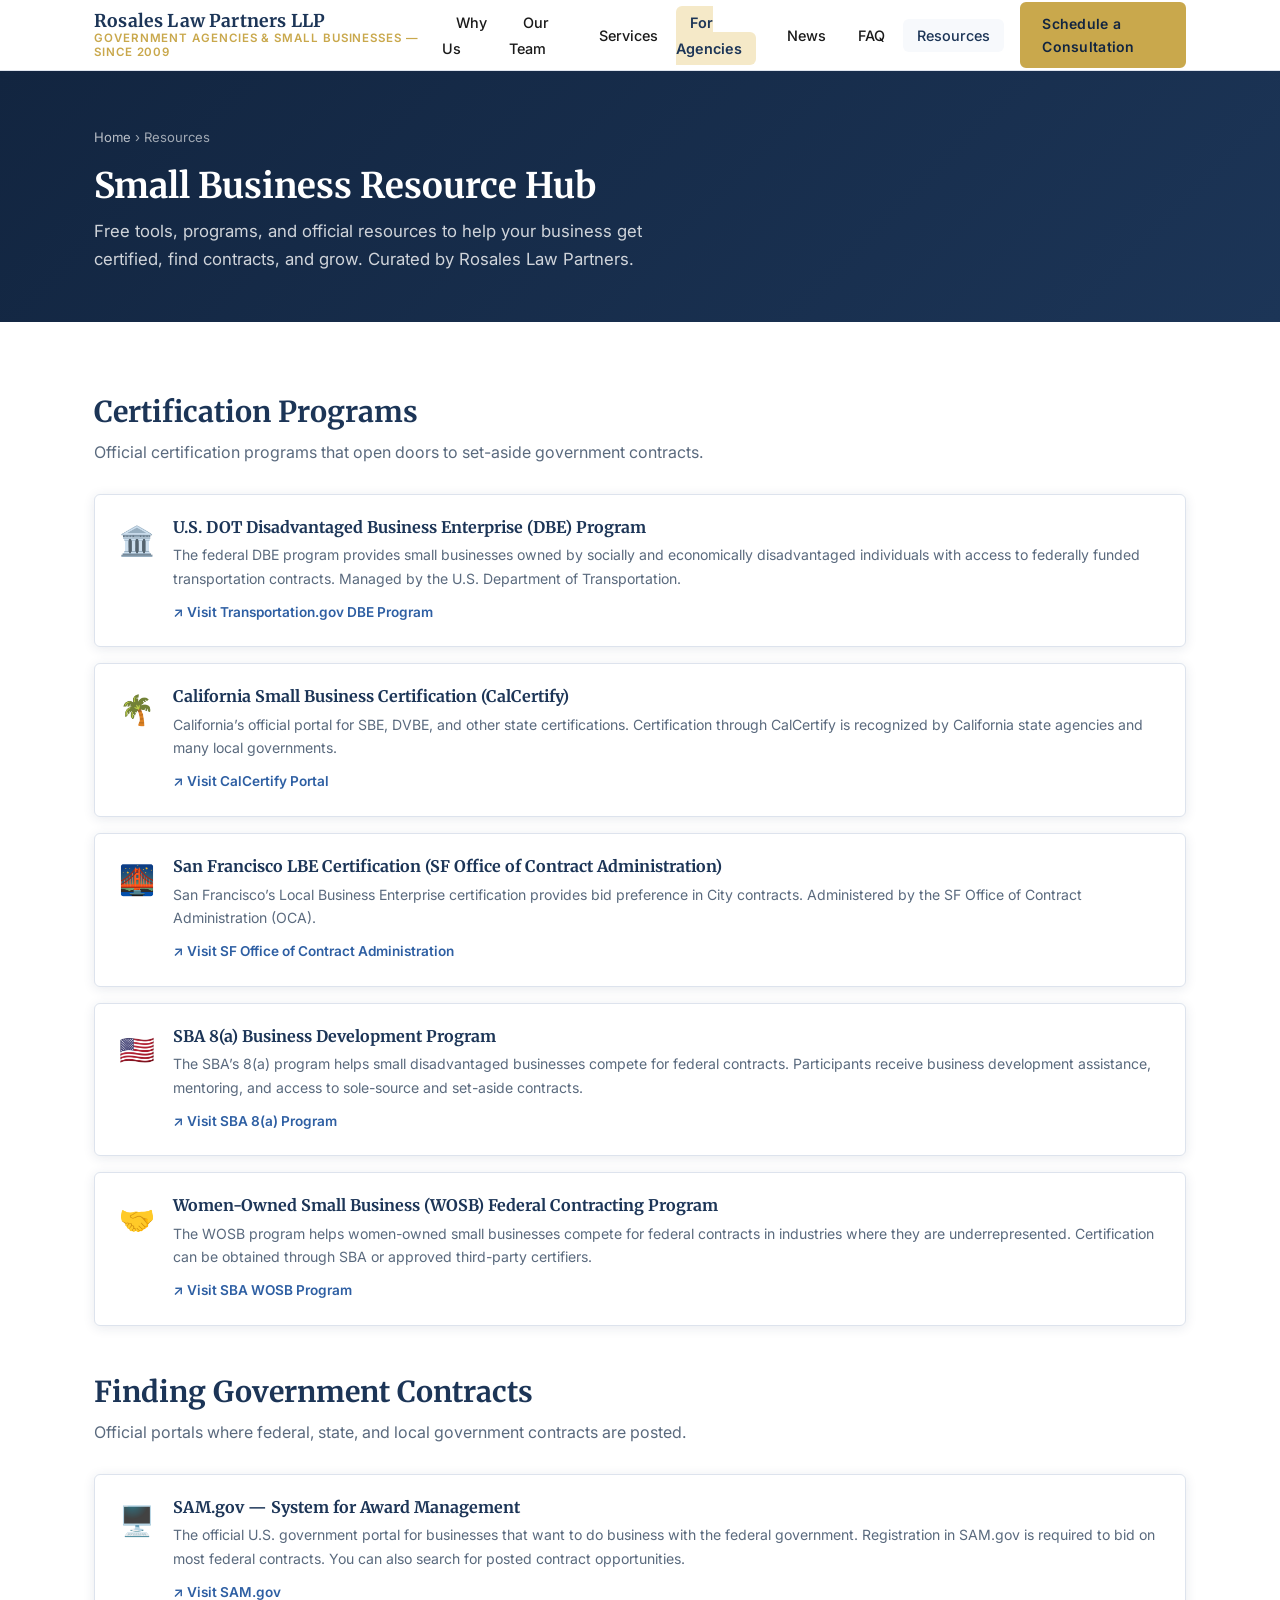
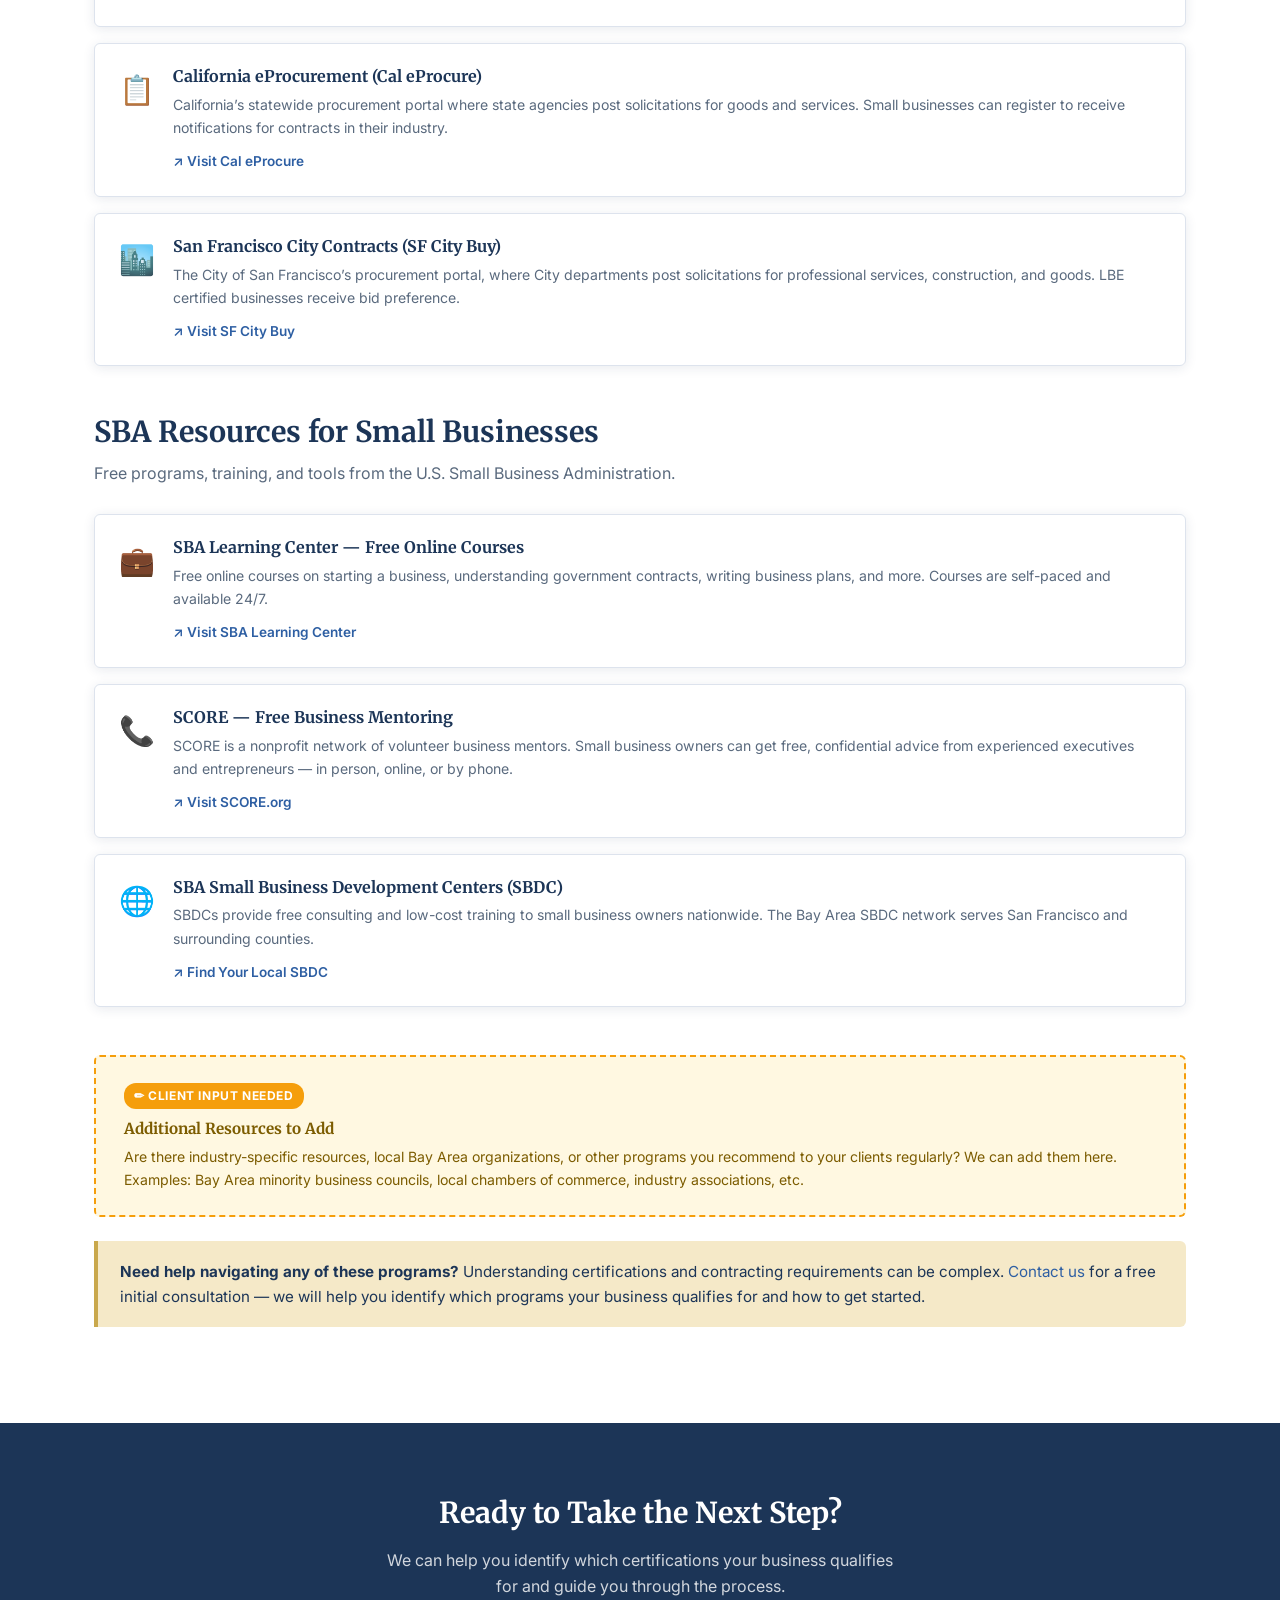
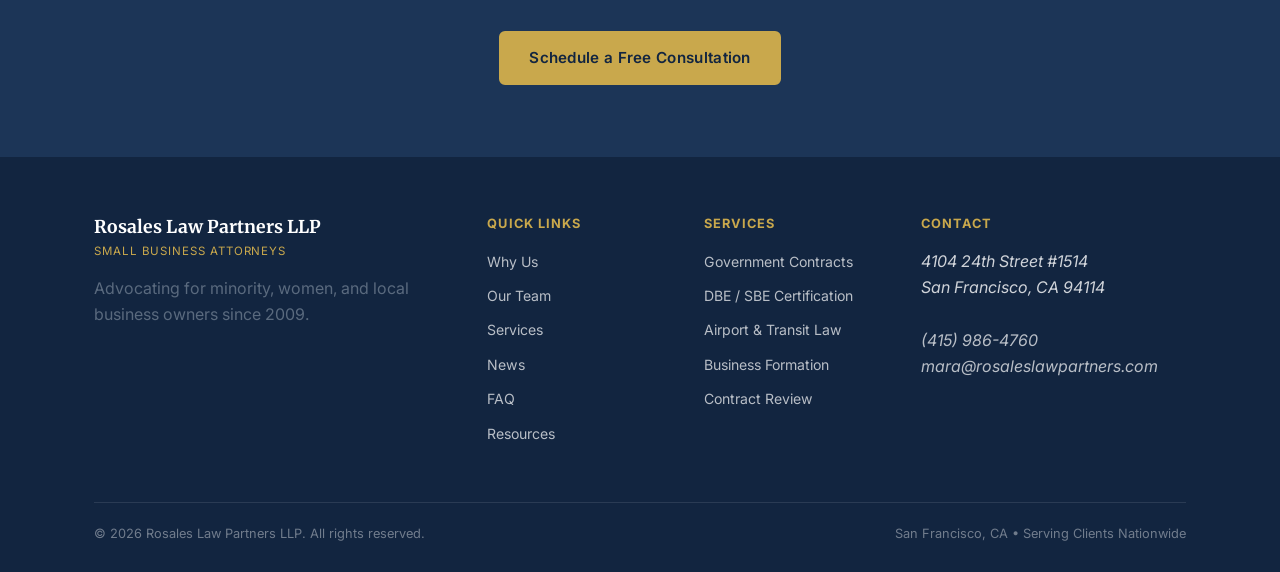
<file: resources.html>
<!DOCTYPE html>
<html lang="en">
<head>
  <meta charset="UTF-8">
  <meta name="viewport" content="width=device-width, initial-scale=1.0">
  <title>Small Business Resources | Rosales Law Partners LLP</title>
  <meta name="description" content="Free resources for small, minority, and women-owned business owners — government certification programs, contracting portals, SBA resources, and more.">
  <link rel="preconnect" href="https://fonts.googleapis.com">
  <link href="https://fonts.googleapis.com/css2?family=Inter:wght@400;500;600;700&family=Merriweather:wght@400;700&display=swap" rel="stylesheet">
  <link rel="stylesheet" href="css/styles.css">
</head>
<body>

<header>
  <div class="container nav-inner">
    <a href="index.html" class="logo">
      <span class="logo-name">Rosales Law Partners LLP</span>
      <span class="logo-tag">Government Agencies &amp; Small Businesses &mdash; Since 2009</span>
    </a>
    <nav>
      <ul id="navMenu">
        <li><a href="whyus.html">Why Us</a></li>
        <li><a href="our-team.html">Our Team</a></li>
        <li><a href="areas-of-practice.html">Services</a></li>
        <li><a href="for-agencies.html" class="nav-agencies-link">For Agencies</a></li>
        <li><a href="news.html">News</a></li>
        <li><a href="faq.html">FAQ</a></li>
        <li><a href="resources.html">Resources</a></li>
        <li><a href="contact.html" class="btn btn-primary btn-sm nav-cta">Schedule a Consultation</a></li>
      </ul>
      <div class="hamburger"><span></span><span></span><span></span></div>
    </nav>
  </div>
</header>

<section class="page-hero">
  <div class="container">
    <div class="breadcrumb"><a href="index.html">Home</a> &rsaquo; Resources</div>
    <h1>Small Business Resource Hub</h1>
    <p>Free tools, programs, and official resources to help your business get certified, find contracts, and grow. Curated by Rosales Law Partners.</p>
  </div>
</section>

<section class="section">
  <div class="container">

    <h2 style="margin-bottom:8px;">Certification Programs</h2>
    <p style="margin-bottom:28px;">Official certification programs that open doors to set-aside government contracts.</p>
    <div style="display:flex; flex-direction:column; gap:16px; margin-bottom:48px;">
      <div class="resource-card">
        <div class="resource-icon">🏛️</div>
        <div class="resource-body">
          <h3>U.S. DOT Disadvantaged Business Enterprise (DBE) Program</h3>
          <p>The federal DBE program provides small businesses owned by socially and economically disadvantaged individuals with access to federally funded transportation contracts. Managed by the U.S. Department of Transportation.</p>
          <a href="https://www.transportation.gov/civil-rights/disadvantaged-business-enterprise" target="_blank" rel="noopener" class="resource-link">&#8599; Visit Transportation.gov DBE Program</a>
        </div>
      </div>
      <div class="resource-card">
        <div class="resource-icon">🌴</div>
        <div class="resource-body">
          <h3>California Small Business Certification (CalCertify)</h3>
          <p>California&rsquo;s official portal for SBE, DVBE, and other state certifications. Certification through CalCertify is recognized by California state agencies and many local governments.</p>
          <a href="https://caleprocure.ca.gov/pages/CalCertify/cal-certify.aspx" target="_blank" rel="noopener" class="resource-link">&#8599; Visit CalCertify Portal</a>
        </div>
      </div>
      <div class="resource-card">
        <div class="resource-icon">🌉</div>
        <div class="resource-body">
          <h3>San Francisco LBE Certification (SF Office of Contract Administration)</h3>
          <p>San Francisco&rsquo;s Local Business Enterprise certification provides bid preference in City contracts. Administered by the SF Office of Contract Administration (OCA).</p>
          <a href="https://sf.gov/departments/office-contract-administration" target="_blank" rel="noopener" class="resource-link">&#8599; Visit SF Office of Contract Administration</a>
        </div>
      </div>
      <div class="resource-card">
        <div class="resource-icon">🇺🇸</div>
        <div class="resource-body">
          <h3>SBA 8(a) Business Development Program</h3>
          <p>The SBA&rsquo;s 8(a) program helps small disadvantaged businesses compete for federal contracts. Participants receive business development assistance, mentoring, and access to sole-source and set-aside contracts.</p>
          <a href="https://www.sba.gov/federal-contracting/contracting-assistance-programs/8a-business-development-program" target="_blank" rel="noopener" class="resource-link">&#8599; Visit SBA 8(a) Program</a>
        </div>
      </div>
      <div class="resource-card">
        <div class="resource-icon">🤝</div>
        <div class="resource-body">
          <h3>Women-Owned Small Business (WOSB) Federal Contracting Program</h3>
          <p>The WOSB program helps women-owned small businesses compete for federal contracts in industries where they are underrepresented. Certification can be obtained through SBA or approved third-party certifiers.</p>
          <a href="https://www.sba.gov/federal-contracting/contracting-assistance-programs/women-owned-small-business-federal-contracting-program" target="_blank" rel="noopener" class="resource-link">&#8599; Visit SBA WOSB Program</a>
        </div>
      </div>
    </div>

    <h2 style="margin-bottom:8px;">Finding Government Contracts</h2>
    <p style="margin-bottom:28px;">Official portals where federal, state, and local government contracts are posted.</p>
    <div style="display:flex; flex-direction:column; gap:16px; margin-bottom:48px;">
      <div class="resource-card">
        <div class="resource-icon">🖥️</div>
        <div class="resource-body">
          <h3>SAM.gov — System for Award Management</h3>
          <p>The official U.S. government portal for businesses that want to do business with the federal government. Registration in SAM.gov is required to bid on most federal contracts. You can also search for posted contract opportunities.</p>
          <a href="https://sam.gov" target="_blank" rel="noopener" class="resource-link">&#8599; Visit SAM.gov</a>
        </div>
      </div>
      <div class="resource-card">
        <div class="resource-icon">📋</div>
        <div class="resource-body">
          <h3>California eProcurement (Cal eProcure)</h3>
          <p>California&rsquo;s statewide procurement portal where state agencies post solicitations for goods and services. Small businesses can register to receive notifications for contracts in their industry.</p>
          <a href="https://caleprocure.ca.gov" target="_blank" rel="noopener" class="resource-link">&#8599; Visit Cal eProcure</a>
        </div>
      </div>
      <div class="resource-card">
        <div class="resource-icon">🏙️</div>
        <div class="resource-body">
          <h3>San Francisco City Contracts (SF City Buy)</h3>
          <p>The City of San Francisco&rsquo;s procurement portal, where City departments post solicitations for professional services, construction, and goods. LBE certified businesses receive bid preference.</p>
          <a href="https://sfcitybuy.com" target="_blank" rel="noopener" class="resource-link">&#8599; Visit SF City Buy</a>
        </div>
      </div>
    </div>

    <h2 style="margin-bottom:8px;">SBA Resources for Small Businesses</h2>
    <p style="margin-bottom:28px;">Free programs, training, and tools from the U.S. Small Business Administration.</p>
    <div style="display:flex; flex-direction:column; gap:16px; margin-bottom:48px;">
      <div class="resource-card">
        <div class="resource-icon">💼</div>
        <div class="resource-body">
          <h3>SBA Learning Center — Free Online Courses</h3>
          <p>Free online courses on starting a business, understanding government contracts, writing business plans, and more. Courses are self-paced and available 24/7.</p>
          <a href="https://www.sba.gov/learning-center" target="_blank" rel="noopener" class="resource-link">&#8599; Visit SBA Learning Center</a>
        </div>
      </div>
      <div class="resource-card">
        <div class="resource-icon">📞</div>
        <div class="resource-body">
          <h3>SCORE — Free Business Mentoring</h3>
          <p>SCORE is a nonprofit network of volunteer business mentors. Small business owners can get free, confidential advice from experienced executives and entrepreneurs — in person, online, or by phone.</p>
          <a href="https://www.score.org" target="_blank" rel="noopener" class="resource-link">&#8599; Visit SCORE.org</a>
        </div>
      </div>
      <div class="resource-card">
        <div class="resource-icon">🌐</div>
        <div class="resource-body">
          <h3>SBA Small Business Development Centers (SBDC)</h3>
          <p>SBDCs provide free consulting and low-cost training to small business owners nationwide. The Bay Area SBDC network serves San Francisco and surrounding counties.</p>
          <a href="https://www.sba.gov/local-assistance/resource-partners/small-business-development-centers-sbdc" target="_blank" rel="noopener" class="resource-link">&#8599; Find Your Local SBDC</a>
        </div>
      </div>
    </div>

    <!-- PLACEHOLDER FOR MORE RESOURCES -->
    <div class="placeholder">
      <div class="placeholder-label">✏ Client Input Needed</div>
      <h4>Additional Resources to Add</h4>
      <p>Are there industry-specific resources, local Bay Area organizations, or other programs you recommend to your clients regularly? We can add them here. Examples: Bay Area minority business councils, local chambers of commerce, industry associations, etc.</p>
    </div>

    <div class="callout mt-24">
      <p><strong>Need help navigating any of these programs?</strong> Understanding certifications and contracting requirements can be complex. <a href="contact.html">Contact us</a> for a free initial consultation — we will help you identify which programs your business qualifies for and how to get started.</p>
    </div>

  </div>
</section>

<section class="section section-navy">
  <div class="container text-center">
    <h2 style="color:#fff;">Ready to Take the Next Step?</h2>
    <p style="color:rgba(255,255,255,.8); max-width:520px; margin:14px auto 32px;">We can help you identify which certifications your business qualifies for and guide you through the process.</p>
    <a href="contact.html" class="btn btn-primary">Schedule a Free Consultation</a>
  </div>
</section>

<footer>
  <div class="container">
    <div class="footer-grid">
      <div>
        <div class="footer-logo-name">Rosales Law Partners LLP</div>
        <div class="footer-logo-tag">Small Business Attorneys</div>
        <p>Advocating for minority, women, and local business owners since 2009.</p>
      </div>
      <div>
        <div class="footer-heading">Quick Links</div>
        <ul class="footer-links">
          <li><a href="whyus.html">Why Us</a></li>
          <li><a href="our-team.html">Our Team</a></li>
          <li><a href="areas-of-practice.html">Services</a></li>
          <li><a href="news.html">News</a></li>
          <li><a href="faq.html">FAQ</a></li>
          <li><a href="resources.html">Resources</a></li>
        </ul>
      </div>
      <div>
        <div class="footer-heading">Services</div>
        <ul class="footer-links">
          <li><a href="areas-of-practice.html">Government Contracts</a></li>
          <li><a href="areas-of-practice.html">DBE / SBE Certification</a></li>
          <li><a href="areas-of-practice.html">Airport &amp; Transit Law</a></li>
          <li><a href="areas-of-practice.html">Business Formation</a></li>
          <li><a href="areas-of-practice.html">Contract Review</a></li>
        </ul>
      </div>
      <div>
        <div class="footer-heading">Contact</div>
        <address>
          4104 24th Street #1514<br>San Francisco, CA 94114<br><br>
          <a href="tel:4159864760" style="color:rgba(255,255,255,.7)">(415) 986-4760</a><br>
          <a href="mailto:mara@rosaleslawpartners.com" style="color:rgba(255,255,255,.7)">mara@rosaleslawpartners.com</a>
        </address>
      </div>
    </div>
    <div class="footer-bottom">
      <span>&copy; 2026 Rosales Law Partners LLP. All rights reserved.</span>
      <span>San Francisco, CA &bull; Serving Clients Nationwide</span>
    </div>
  </div>
</footer>

<script src="js/main.js"></script>
</body>
</html>
</file>
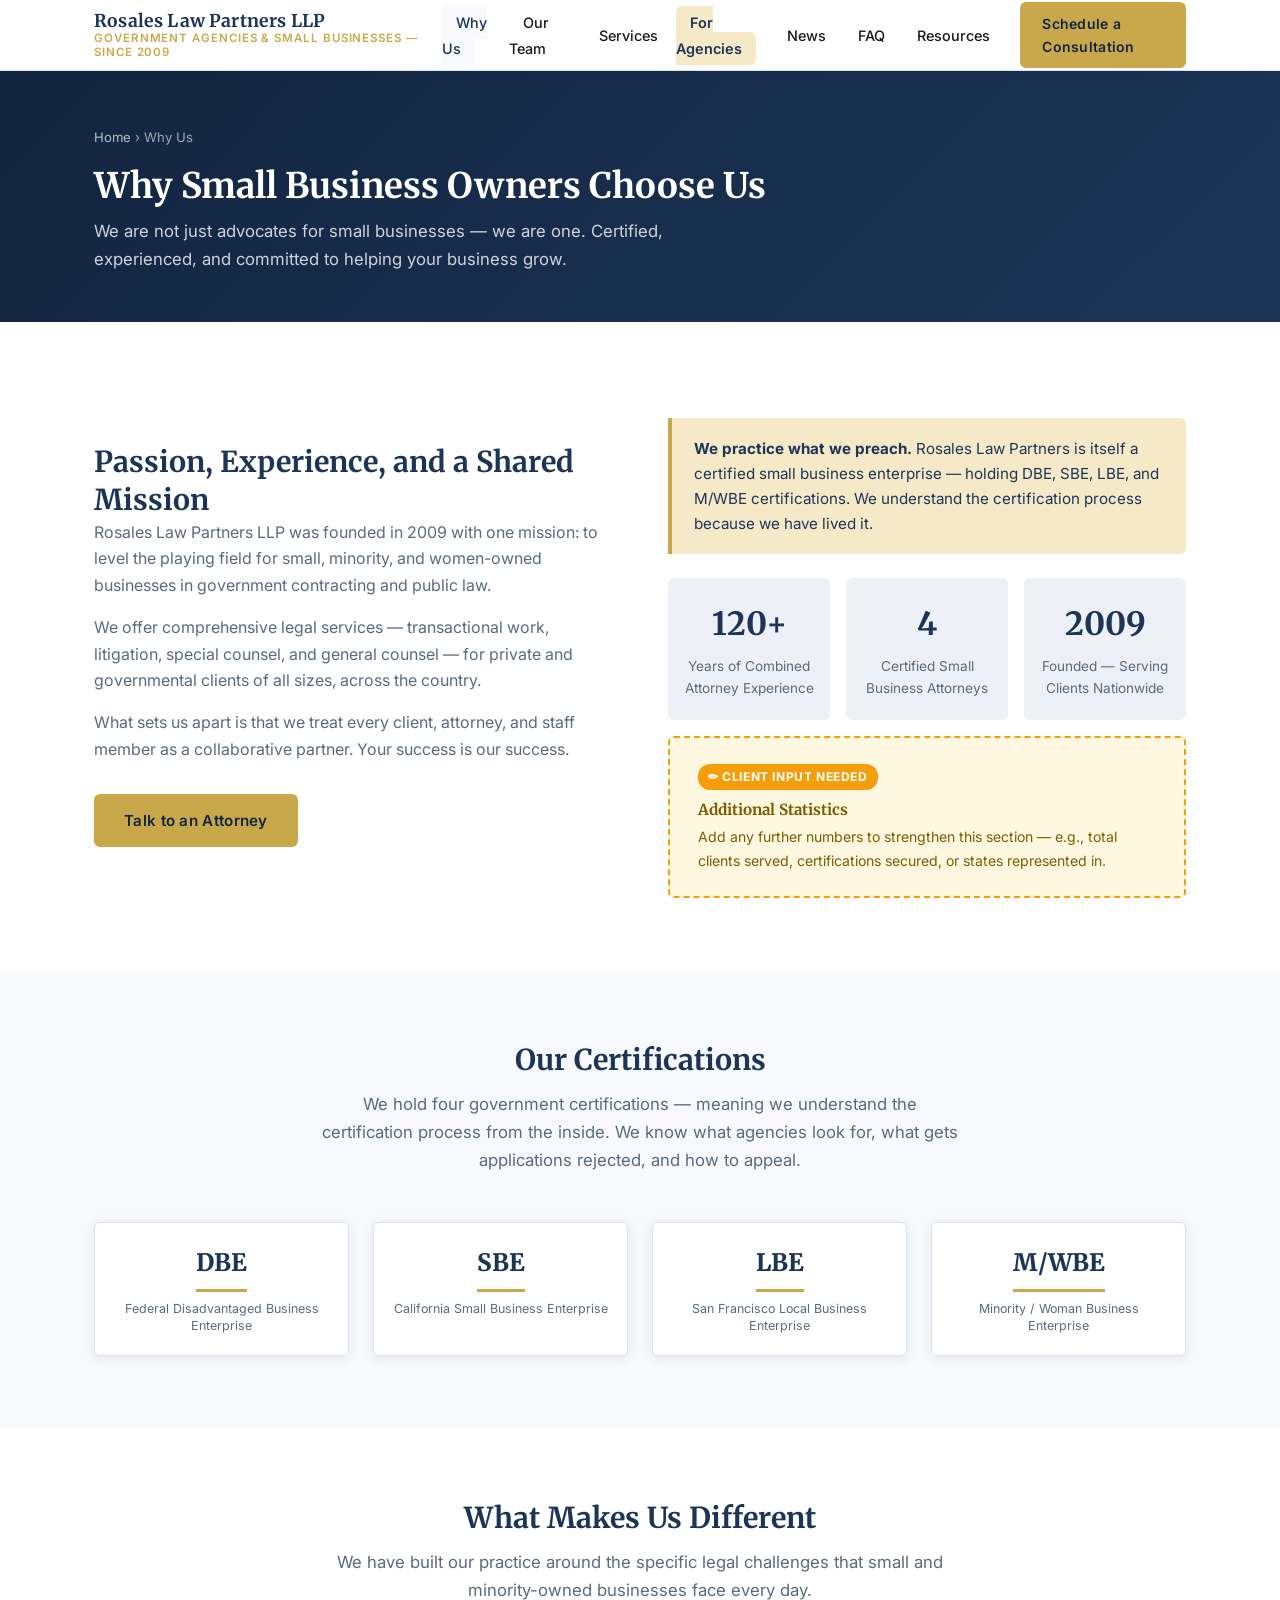
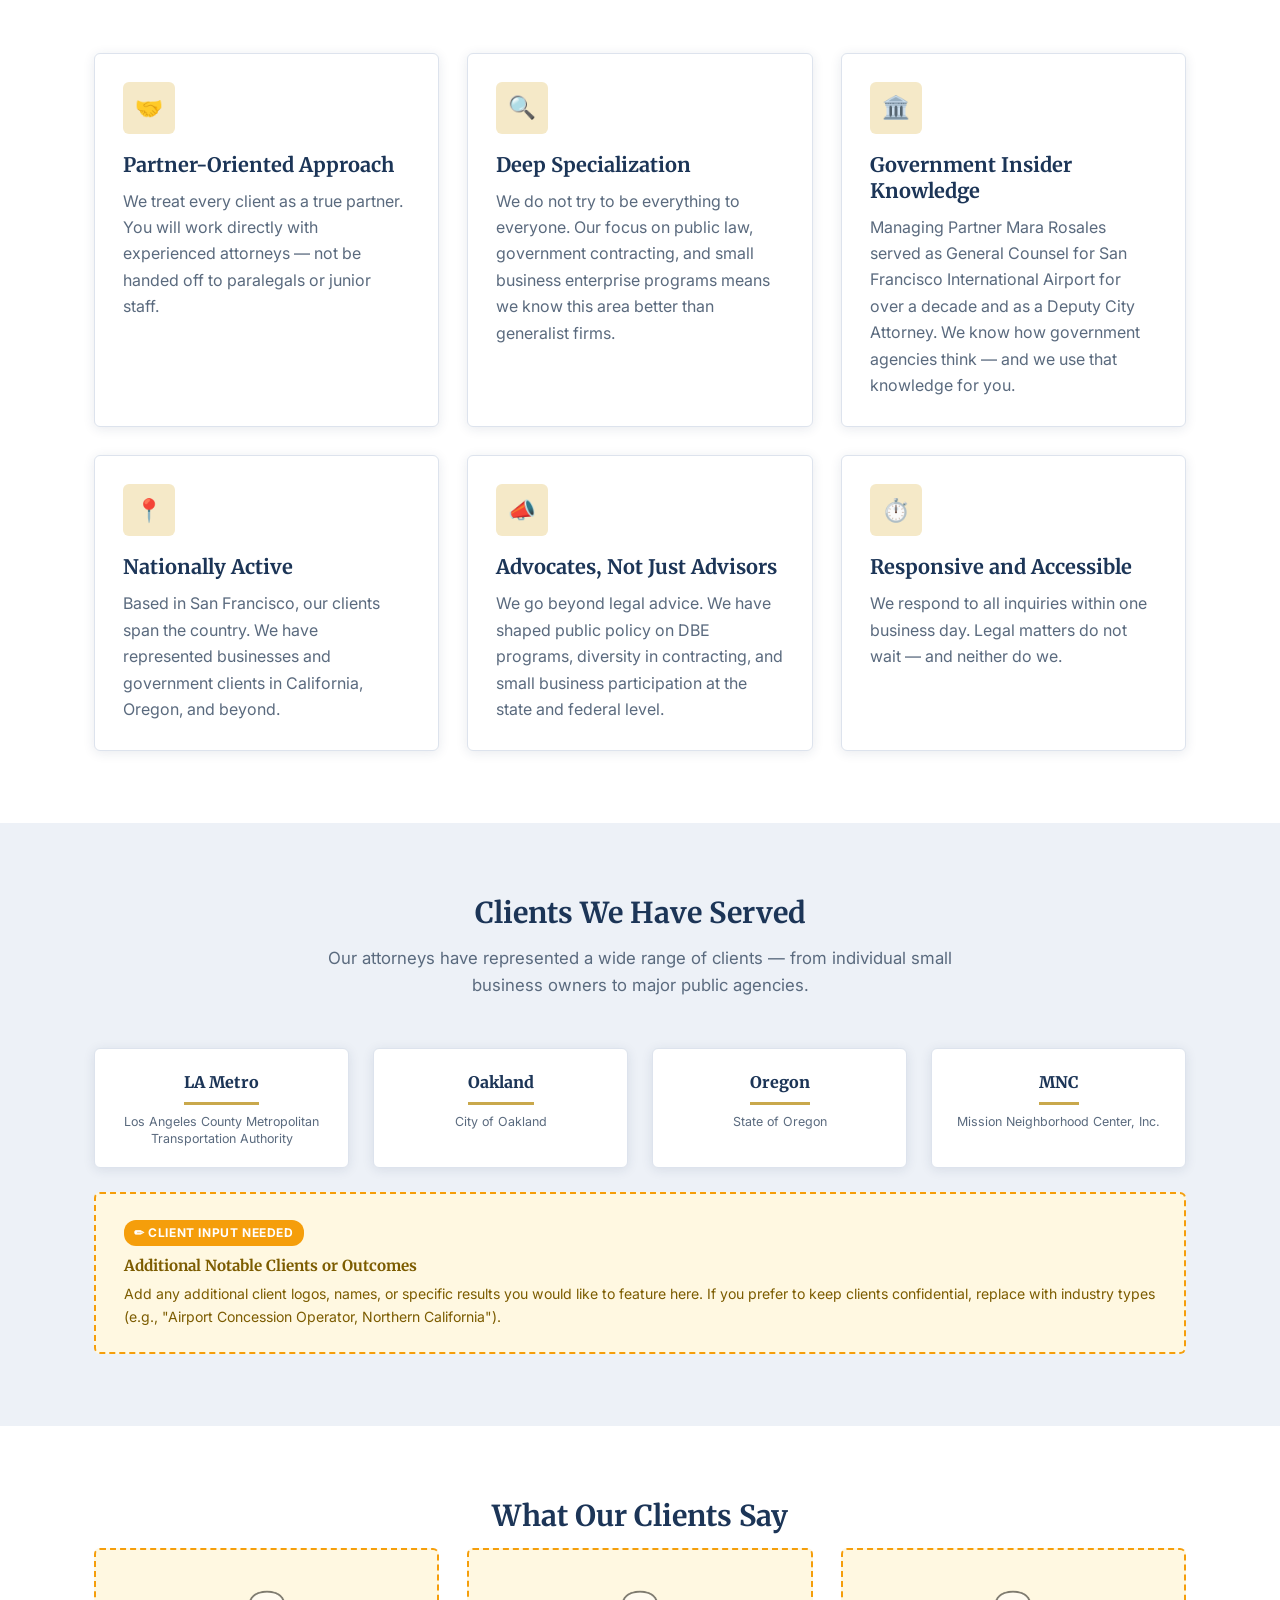
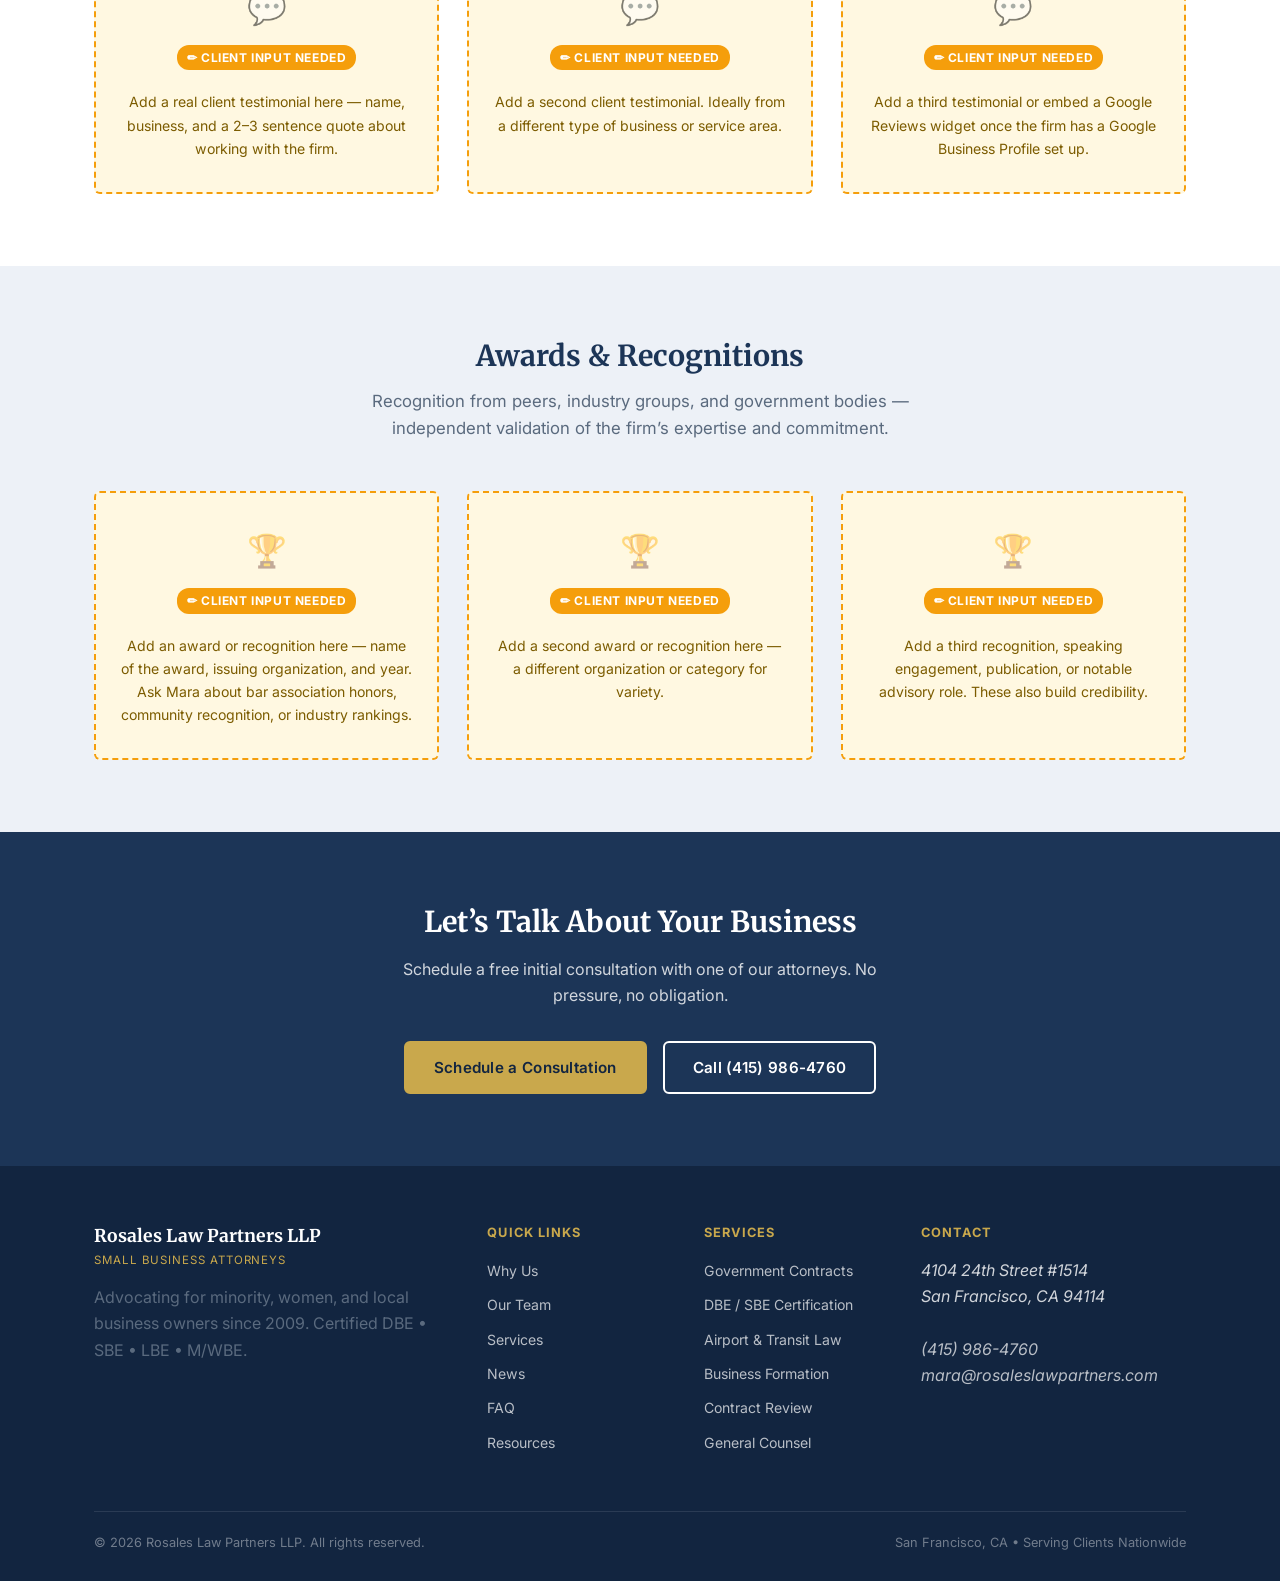
<file: whyus.html>
<!DOCTYPE html>
<html lang="en">
<head>
  <meta charset="UTF-8">
  <meta name="viewport" content="width=device-width, initial-scale=1.0">
  <title>Why Choose Us | Rosales Law Partners LLP</title>
  <meta name="description" content="Rosales Law Partners is itself a certified small business — DBE, SBE, LBE, and M/WBE certified. Discover why small business owners across California trust us with their most important legal matters.">
  <link rel="preconnect" href="https://fonts.googleapis.com">
  <link href="https://fonts.googleapis.com/css2?family=Inter:wght@400;500;600;700&family=Merriweather:wght@400;700&display=swap" rel="stylesheet">
  <link rel="stylesheet" href="css/styles.css">
</head>
<body>

<header>
  <div class="container nav-inner">
    <a href="index.html" class="logo">
      <span class="logo-name">Rosales Law Partners LLP</span>
      <span class="logo-tag">Government Agencies &amp; Small Businesses &mdash; Since 2009</span>
    </a>
    <nav>
      <ul id="navMenu">
        <li><a href="whyus.html">Why Us</a></li>
        <li><a href="our-team.html">Our Team</a></li>
        <li><a href="areas-of-practice.html">Services</a></li>
        <li><a href="for-agencies.html" class="nav-agencies-link">For Agencies</a></li>
        <li><a href="news.html">News</a></li>
        <li><a href="faq.html">FAQ</a></li>
        <li><a href="resources.html">Resources</a></li>
        <li><a href="contact.html" class="btn btn-primary btn-sm nav-cta">Schedule a Consultation</a></li>
      </ul>
      <div class="hamburger"><span></span><span></span><span></span></div>
    </nav>
  </div>
</header>

<section class="page-hero">
  <div class="container">
    <div class="breadcrumb"><a href="index.html">Home</a> &rsaquo; Why Us</div>
    <h1>Why Small Business Owners Choose Us</h1>
    <p>We are not just advocates for small businesses — we are one. Certified, experienced, and committed to helping your business grow.</p>
  </div>
</section>

<!-- INTRO -->
<section class="section">
  <div class="container">
    <div class="grid-2" style="align-items:center; gap:56px;">
      <div>
        <h2>Passion, Experience, and a Shared Mission</h2>
        <p>Rosales Law Partners LLP was founded in 2009 with one mission: to level the playing field for small, minority, and women-owned businesses in government contracting and public law.</p>
        <p>We offer comprehensive legal services — transactional work, litigation, special counsel, and general counsel — for private and governmental clients of all sizes, across the country.</p>
        <p>What sets us apart is that we treat every client, attorney, and staff member as a collaborative partner. Your success is our success.</p>
        <a href="contact.html" class="btn btn-primary mt-16">Talk to an Attorney</a>
      </div>
      <div>
        <div class="callout">
          <p><strong>We practice what we preach.</strong> Rosales Law Partners is itself a certified small business enterprise — holding DBE, SBE, LBE, and M/WBE certifications. We understand the certification process because we have lived it.</p>
        </div>
        <div class="grid-3 mt-16" style="gap:16px; text-align:center;">
          <div style="padding:20px 12px; background:var(--mid-bg); border-radius:var(--radius);">
            <div style="font-size:2rem; font-weight:700; color:var(--navy); font-family:'Merriweather',serif;">120+</div>
            <div style="font-size:.85rem; color:var(--text-light); margin-top:4px;">Years of Combined Attorney Experience</div>
          </div>
          <div style="padding:20px 12px; background:var(--mid-bg); border-radius:var(--radius);">
            <div style="font-size:2rem; font-weight:700; color:var(--navy); font-family:'Merriweather',serif;">4</div>
            <div style="font-size:.85rem; color:var(--text-light); margin-top:4px;">Certified Small Business Attorneys</div>
          </div>
          <div style="padding:20px 12px; background:var(--mid-bg); border-radius:var(--radius);">
            <div style="font-size:2rem; font-weight:700; color:var(--navy); font-family:'Merriweather',serif;">2009</div>
            <div style="font-size:.85rem; color:var(--text-light); margin-top:4px;">Founded &mdash; Serving Clients Nationwide</div>
          </div>
        </div>
        <!-- PLACEHOLDER -->
        <div class="placeholder mt-16">
          <div class="placeholder-label">✏ Client Input Needed</div>
          <h4>Additional Statistics</h4>
          <p>Add any further numbers to strengthen this section — e.g., total clients served, certifications secured, or states represented in.</p>
        </div>
      </div>
    </div>
  </div>
</section>

<!-- CERTIFICATIONS -->
<section class="section section-light">
  <div class="container">
    <h2 class="section-title">Our Certifications</h2>
    <p class="section-sub">We hold four government certifications — meaning we understand the certification process from the inside. We know what agencies look for, what gets applications rejected, and how to appeal.</p>
    <div class="grid-4">
      <div class="cert-badge">
        <div class="cert-abbr">DBE</div>
        <div class="cert-name">Federal Disadvantaged Business Enterprise</div>
      </div>
      <div class="cert-badge">
        <div class="cert-abbr">SBE</div>
        <div class="cert-name">California Small Business Enterprise</div>
      </div>
      <div class="cert-badge">
        <div class="cert-abbr">LBE</div>
        <div class="cert-name">San Francisco Local Business Enterprise</div>
      </div>
      <div class="cert-badge">
        <div class="cert-abbr">M/WBE</div>
        <div class="cert-name">Minority / Woman Business Enterprise</div>
      </div>
    </div>
  </div>
</section>

<!-- VALUE PROPS -->
<section class="section">
  <div class="container">
    <h2 class="section-title">What Makes Us Different</h2>
    <p class="section-sub">We have built our practice around the specific legal challenges that small and minority-owned businesses face every day.</p>
    <div class="grid-3">
      <div class="card">
        <div class="card-icon">🤝</div>
        <h3>Partner-Oriented Approach</h3>
        <p>We treat every client as a true partner. You will work directly with experienced attorneys — not be handed off to paralegals or junior staff.</p>
      </div>
      <div class="card">
        <div class="card-icon">🔍</div>
        <h3>Deep Specialization</h3>
        <p>We do not try to be everything to everyone. Our focus on public law, government contracting, and small business enterprise programs means we know this area better than generalist firms.</p>
      </div>
      <div class="card">
        <div class="card-icon">🏛️</div>
        <h3>Government Insider Knowledge</h3>
        <p>Managing Partner Mara Rosales served as General Counsel for San Francisco International Airport for over a decade and as a Deputy City Attorney. We know how government agencies think — and we use that knowledge for you.</p>
      </div>
      <div class="card">
        <div class="card-icon">📍</div>
        <h3>Nationally Active</h3>
        <p>Based in San Francisco, our clients span the country. We have represented businesses and government clients in California, Oregon, and beyond.</p>
      </div>
      <div class="card">
        <div class="card-icon">📣</div>
        <h3>Advocates, Not Just Advisors</h3>
        <p>We go beyond legal advice. We have shaped public policy on DBE programs, diversity in contracting, and small business participation at the state and federal level.</p>
      </div>
      <div class="card">
        <div class="card-icon">⏱️</div>
        <h3>Responsive and Accessible</h3>
        <p>We respond to all inquiries within one business day. Legal matters do not wait — and neither do we.</p>
      </div>
    </div>
  </div>
</section>

<!-- NOTABLE CLIENTS -->
<section class="section section-mid">
  <div class="container">
    <h2 class="section-title">Clients We Have Served</h2>
    <p class="section-sub">Our attorneys have represented a wide range of clients — from individual small business owners to major public agencies.</p>
    <div class="grid-4">
      <div class="cert-badge"><div class="cert-abbr" style="font-size:1rem;">LA Metro</div><div class="cert-name">Los Angeles County Metropolitan Transportation Authority</div></div>
      <div class="cert-badge"><div class="cert-abbr" style="font-size:1rem;">Oakland</div><div class="cert-name">City of Oakland</div></div>
      <div class="cert-badge"><div class="cert-abbr" style="font-size:1rem;">Oregon</div><div class="cert-name">State of Oregon</div></div>
      <div class="cert-badge"><div class="cert-abbr" style="font-size:1rem;">MNC</div><div class="cert-name">Mission Neighborhood Center, Inc.</div></div>
    </div>
    <!-- PLACEHOLDER -->
    <div class="placeholder mt-24">
      <div class="placeholder-label">✏ Client Input Needed</div>
      <h4>Additional Notable Clients or Outcomes</h4>
      <p>Add any additional client logos, names, or specific results you would like to feature here. If you prefer to keep clients confidential, replace with industry types (e.g., "Airport Concession Operator, Northern California").</p>
    </div>
  </div>
</section>

<!-- TESTIMONIALS -->
<section class="section">
  <div class="container">
    <h2 class="section-title">What Our Clients Say</h2>
    <div class="grid-3">
      <div class="placeholder-card">
        <div class="ph-icon">💬</div>
        <div class="placeholder-label">✏ Client Input Needed</div>
        <p>Add a real client testimonial here — name, business, and a 2–3 sentence quote about working with the firm.</p>
      </div>
      <div class="placeholder-card">
        <div class="ph-icon">💬</div>
        <div class="placeholder-label">✏ Client Input Needed</div>
        <p>Add a second client testimonial. Ideally from a different type of business or service area.</p>
      </div>
      <div class="placeholder-card">
        <div class="ph-icon">💬</div>
        <div class="placeholder-label">✏ Client Input Needed</div>
        <p>Add a third testimonial or embed a Google Reviews widget once the firm has a Google Business Profile set up.</p>
      </div>
    </div>
  </div>
</section>

<!-- AWARDS & RECOGNITIONS -->
<section class="section section-mid">
  <div class="container">
    <h2 class="section-title">Awards &amp; Recognitions</h2>
    <p class="section-sub">Recognition from peers, industry groups, and government bodies — independent validation of the firm&rsquo;s expertise and commitment.</p>
    <div class="grid-3">
      <div class="placeholder-card">
        <div class="ph-icon">🏆</div>
        <div class="placeholder-label">✏ Client Input Needed</div>
        <p>Add an award or recognition here — name of the award, issuing organization, and year. Ask Mara about bar association honors, community recognition, or industry rankings.</p>
      </div>
      <div class="placeholder-card">
        <div class="ph-icon">🏆</div>
        <div class="placeholder-label">✏ Client Input Needed</div>
        <p>Add a second award or recognition here — a different organization or category for variety.</p>
      </div>
      <div class="placeholder-card">
        <div class="ph-icon">🏆</div>
        <div class="placeholder-label">✏ Client Input Needed</div>
        <p>Add a third recognition, speaking engagement, publication, or notable advisory role. These also build credibility.</p>
      </div>
    </div>
  </div>
</section>

<!-- CTA -->
<section class="section section-navy">
  <div class="container text-center">
    <h2 style="color:#fff;">Let&rsquo;s Talk About Your Business</h2>
    <p style="color:rgba(255,255,255,.8); max-width:520px; margin:14px auto 32px;">Schedule a free initial consultation with one of our attorneys. No pressure, no obligation.</p>
    <a href="contact.html" class="btn btn-primary">Schedule a Consultation</a>
    &nbsp;&nbsp;
    <a href="tel:4159864760" class="btn btn-outline">Call (415) 986-4760</a>
  </div>
</section>

<footer>
  <div class="container">
    <div class="footer-grid">
      <div>
        <div class="footer-logo-name">Rosales Law Partners LLP</div>
        <div class="footer-logo-tag">Small Business Attorneys</div>
        <p>Advocating for minority, women, and local business owners since 2009. Certified DBE &bull; SBE &bull; LBE &bull; M/WBE.</p>
      </div>
      <div>
        <div class="footer-heading">Quick Links</div>
        <ul class="footer-links">
          <li><a href="whyus.html">Why Us</a></li>
          <li><a href="our-team.html">Our Team</a></li>
          <li><a href="areas-of-practice.html">Services</a></li>
          <li><a href="news.html">News</a></li>
          <li><a href="faq.html">FAQ</a></li>
          <li><a href="resources.html">Resources</a></li>
        </ul>
      </div>
      <div>
        <div class="footer-heading">Services</div>
        <ul class="footer-links">
          <li><a href="areas-of-practice.html">Government Contracts</a></li>
          <li><a href="areas-of-practice.html">DBE / SBE Certification</a></li>
          <li><a href="areas-of-practice.html">Airport &amp; Transit Law</a></li>
          <li><a href="areas-of-practice.html">Business Formation</a></li>
          <li><a href="areas-of-practice.html">Contract Review</a></li>
          <li><a href="areas-of-practice.html">General Counsel</a></li>
        </ul>
      </div>
      <div>
        <div class="footer-heading">Contact</div>
        <address>
          4104 24th Street #1514<br>San Francisco, CA 94114<br><br>
          <a href="tel:4159864760" style="color:rgba(255,255,255,.7)">(415) 986-4760</a><br>
          <a href="mailto:mara@rosaleslawpartners.com" style="color:rgba(255,255,255,.7)">mara@rosaleslawpartners.com</a>
        </address>
      </div>
    </div>
    <div class="footer-bottom">
      <span>&copy; 2026 Rosales Law Partners LLP. All rights reserved.</span>
      <span>San Francisco, CA &bull; Serving Clients Nationwide</span>
    </div>
  </div>
</footer>

<script src="js/main.js"></script>
</body>
</html>
</file>
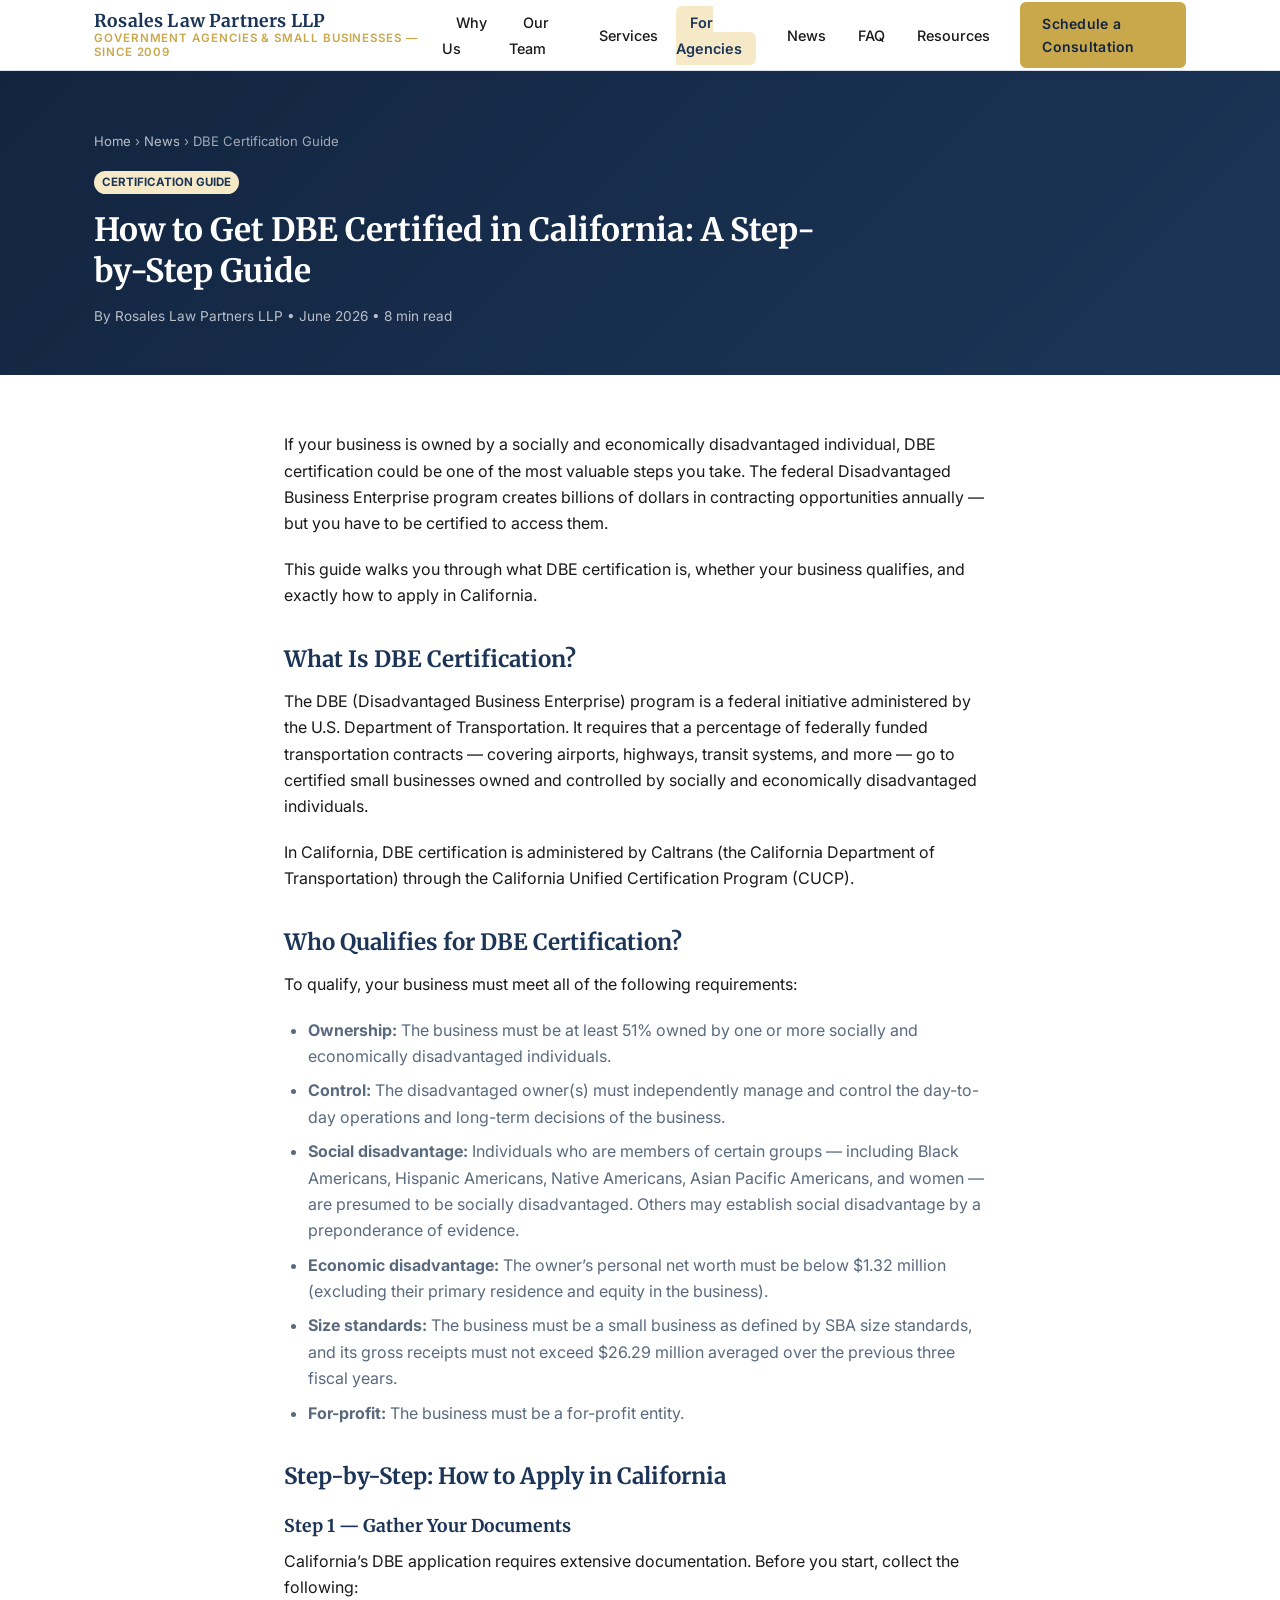
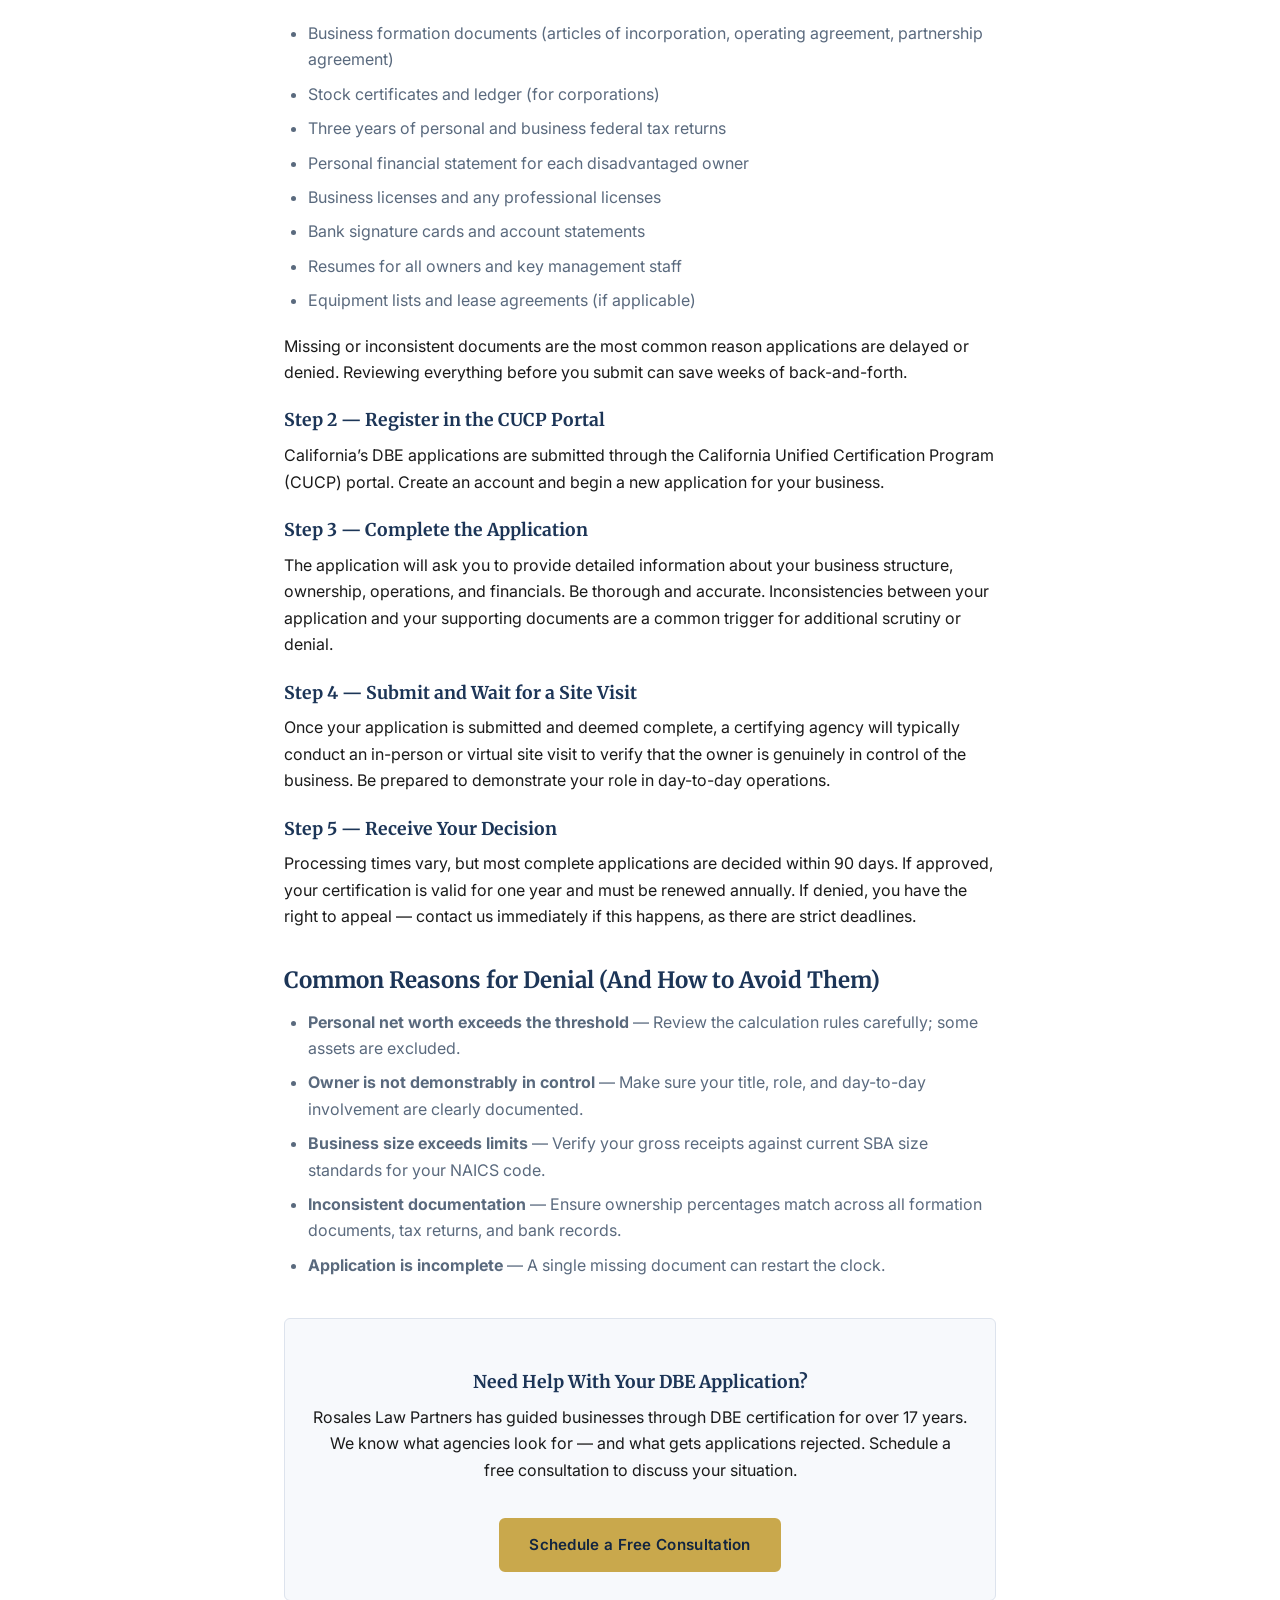
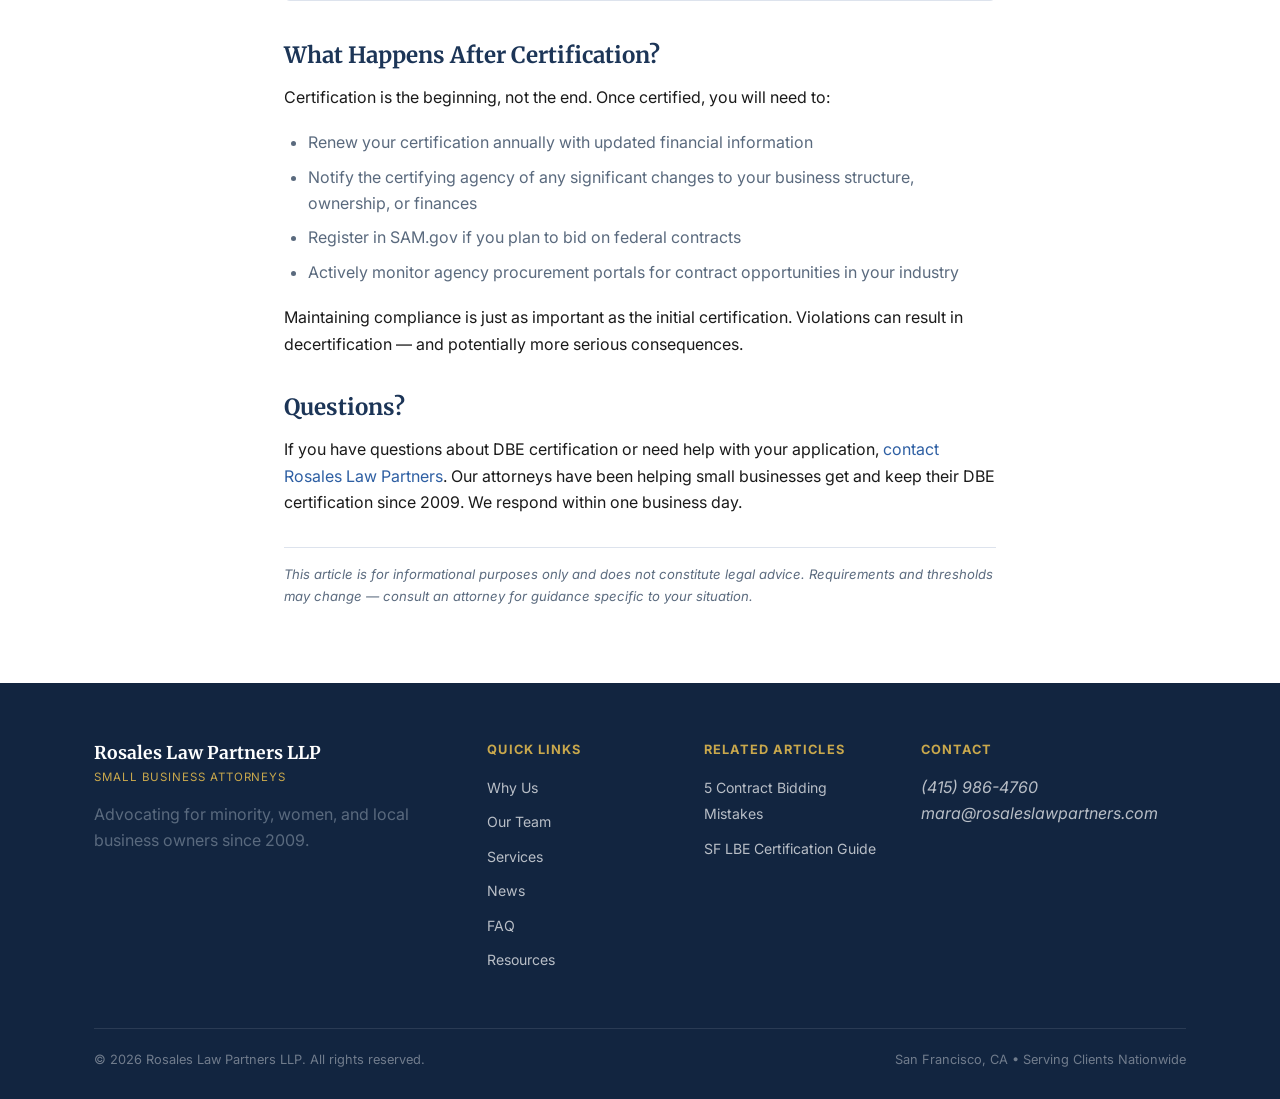
<file: news/dbe-certification-guide.html>
<!DOCTYPE html>
<html lang="en">
<head>
  <meta charset="UTF-8">
  <meta name="viewport" content="width=device-width, initial-scale=1.0">
  <title>How to Get DBE Certified in California: A Step-by-Step Guide | Rosales Law Partners</title>
  <meta name="description" content="DBE certification opens access to billions in federally funded contracts. Learn the eligibility requirements, application process, and how to maintain your certification in California.">
  <link rel="preconnect" href="https://fonts.googleapis.com">
  <link href="https://fonts.googleapis.com/css2?family=Inter:wght@400;500;600;700&family=Merriweather:wght@400;700&display=swap" rel="stylesheet">
  <link rel="stylesheet" href="../css/styles.css">
</head>
<body>

<header>
  <div class="container nav-inner">
    <a href="../index.html" class="logo">
      <span class="logo-name">Rosales Law Partners LLP</span>
      <span class="logo-tag">Government Agencies &amp; Small Businesses &mdash; Since 2009</span>
    </a>
    <nav>
      <ul id="navMenu">
        <li><a href="../whyus.html">Why Us</a></li>
        <li><a href="../our-team.html">Our Team</a></li>
        <li><a href="../areas-of-practice.html">Services</a></li>
        <li><a href="../for-agencies.html" class="nav-agencies-link">For Agencies</a></li>
        <li><a href="../news.html">News</a></li>
        <li><a href="../faq.html">FAQ</a></li>
        <li><a href="../resources.html">Resources</a></li>
        <li><a href="../contact.html" class="btn btn-primary btn-sm nav-cta">Schedule a Consultation</a></li>
      </ul>
      <div class="hamburger"><span></span><span></span><span></span></div>
    </nav>
  </div>
</header>

<section class="article-hero">
  <div class="container">
    <div class="breadcrumb"><a href="../index.html">Home</a> &rsaquo; <a href="../news.html">News</a> &rsaquo; DBE Certification Guide</div>
    <div class="news-tag" style="margin-bottom:16px;">Certification Guide</div>
    <h1>How to Get DBE Certified in California: A Step-by-Step Guide</h1>
    <div class="article-meta">By Rosales Law Partners LLP &bull; June 2026 &bull; 8 min read</div>
  </div>
</section>

<div class="article-body">

  <p>If your business is owned by a socially and economically disadvantaged individual, DBE certification could be one of the most valuable steps you take. The federal Disadvantaged Business Enterprise program creates billions of dollars in contracting opportunities annually — but you have to be certified to access them.</p>

  <p>This guide walks you through what DBE certification is, whether your business qualifies, and exactly how to apply in California.</p>

  <h2>What Is DBE Certification?</h2>
  <p>The DBE (Disadvantaged Business Enterprise) program is a federal initiative administered by the U.S. Department of Transportation. It requires that a percentage of federally funded transportation contracts — covering airports, highways, transit systems, and more — go to certified small businesses owned and controlled by socially and economically disadvantaged individuals.</p>
  <p>In California, DBE certification is administered by Caltrans (the California Department of Transportation) through the California Unified Certification Program (CUCP).</p>

  <h2>Who Qualifies for DBE Certification?</h2>
  <p>To qualify, your business must meet all of the following requirements:</p>
  <ul>
    <li><strong>Ownership:</strong> The business must be at least 51% owned by one or more socially and economically disadvantaged individuals.</li>
    <li><strong>Control:</strong> The disadvantaged owner(s) must independently manage and control the day-to-day operations and long-term decisions of the business.</li>
    <li><strong>Social disadvantage:</strong> Individuals who are members of certain groups — including Black Americans, Hispanic Americans, Native Americans, Asian Pacific Americans, and women — are presumed to be socially disadvantaged. Others may establish social disadvantage by a preponderance of evidence.</li>
    <li><strong>Economic disadvantage:</strong> The owner&rsquo;s personal net worth must be below $1.32 million (excluding their primary residence and equity in the business).</li>
    <li><strong>Size standards:</strong> The business must be a small business as defined by SBA size standards, and its gross receipts must not exceed $26.29 million averaged over the previous three fiscal years.</li>
    <li><strong>For-profit:</strong> The business must be a for-profit entity.</li>
  </ul>

  <h2>Step-by-Step: How to Apply in California</h2>

  <h3>Step 1 — Gather Your Documents</h3>
  <p>California&rsquo;s DBE application requires extensive documentation. Before you start, collect the following:</p>
  <ul>
    <li>Business formation documents (articles of incorporation, operating agreement, partnership agreement)</li>
    <li>Stock certificates and ledger (for corporations)</li>
    <li>Three years of personal and business federal tax returns</li>
    <li>Personal financial statement for each disadvantaged owner</li>
    <li>Business licenses and any professional licenses</li>
    <li>Bank signature cards and account statements</li>
    <li>Resumes for all owners and key management staff</li>
    <li>Equipment lists and lease agreements (if applicable)</li>
  </ul>
  <p>Missing or inconsistent documents are the most common reason applications are delayed or denied. Reviewing everything before you submit can save weeks of back-and-forth.</p>

  <h3>Step 2 — Register in the CUCP Portal</h3>
  <p>California&rsquo;s DBE applications are submitted through the California Unified Certification Program (CUCP) portal. Create an account and begin a new application for your business.</p>

  <h3>Step 3 — Complete the Application</h3>
  <p>The application will ask you to provide detailed information about your business structure, ownership, operations, and financials. Be thorough and accurate. Inconsistencies between your application and your supporting documents are a common trigger for additional scrutiny or denial.</p>

  <h3>Step 4 — Submit and Wait for a Site Visit</h3>
  <p>Once your application is submitted and deemed complete, a certifying agency will typically conduct an in-person or virtual site visit to verify that the owner is genuinely in control of the business. Be prepared to demonstrate your role in day-to-day operations.</p>

  <h3>Step 5 — Receive Your Decision</h3>
  <p>Processing times vary, but most complete applications are decided within 90 days. If approved, your certification is valid for one year and must be renewed annually. If denied, you have the right to appeal — contact us immediately if this happens, as there are strict deadlines.</p>

  <h2>Common Reasons for Denial (And How to Avoid Them)</h2>
  <ul>
    <li><strong>Personal net worth exceeds the threshold</strong> — Review the calculation rules carefully; some assets are excluded.</li>
    <li><strong>Owner is not demonstrably in control</strong> — Make sure your title, role, and day-to-day involvement are clearly documented.</li>
    <li><strong>Business size exceeds limits</strong> — Verify your gross receipts against current SBA size standards for your NAICS code.</li>
    <li><strong>Inconsistent documentation</strong> — Ensure ownership percentages match across all formation documents, tax returns, and bank records.</li>
    <li><strong>Application is incomplete</strong> — A single missing document can restart the clock.</li>
  </ul>

  <div class="article-cta-box">
    <h3>Need Help With Your DBE Application?</h3>
    <p>Rosales Law Partners has guided businesses through DBE certification for over 17 years. We know what agencies look for — and what gets applications rejected. Schedule a free consultation to discuss your situation.</p>
    <a href="../contact.html" class="btn btn-primary mt-16">Schedule a Free Consultation</a>
  </div>

  <h2>What Happens After Certification?</h2>
  <p>Certification is the beginning, not the end. Once certified, you will need to:</p>
  <ul>
    <li>Renew your certification annually with updated financial information</li>
    <li>Notify the certifying agency of any significant changes to your business structure, ownership, or finances</li>
    <li>Register in SAM.gov if you plan to bid on federal contracts</li>
    <li>Actively monitor agency procurement portals for contract opportunities in your industry</li>
  </ul>

  <p>Maintaining compliance is just as important as the initial certification. Violations can result in decertification — and potentially more serious consequences.</p>

  <h2>Questions?</h2>
  <p>If you have questions about DBE certification or need help with your application, <a href="../contact.html">contact Rosales Law Partners</a>. Our attorneys have been helping small businesses get and keep their DBE certification since 2009. We respond within one business day.</p>

  <p style="font-size:.82rem; color:var(--text-light); border-top:1px solid var(--border); padding-top:16px; margin-top:32px;"><em>This article is for informational purposes only and does not constitute legal advice. Requirements and thresholds may change — consult an attorney for guidance specific to your situation.</em></p>

</div>

<footer>
  <div class="container">
    <div class="footer-grid">
      <div>
        <div class="footer-logo-name">Rosales Law Partners LLP</div>
        <div class="footer-logo-tag">Small Business Attorneys</div>
        <p>Advocating for minority, women, and local business owners since 2009.</p>
      </div>
      <div>
        <div class="footer-heading">Quick Links</div>
        <ul class="footer-links">
          <li><a href="../whyus.html">Why Us</a></li>
          <li><a href="../our-team.html">Our Team</a></li>
          <li><a href="../areas-of-practice.html">Services</a></li>
          <li><a href="../news.html">News</a></li>
          <li><a href="../faq.html">FAQ</a></li>
          <li><a href="../resources.html">Resources</a></li>
        </ul>
      </div>
      <div>
        <div class="footer-heading">Related Articles</div>
        <ul class="footer-links">
          <li><a href="government-contracts-mistakes.html">5 Contract Bidding Mistakes</a></li>
          <li><a href="lbe-guide.html">SF LBE Certification Guide</a></li>
        </ul>
      </div>
      <div>
        <div class="footer-heading">Contact</div>
        <address>
          <a href="tel:4159864760" style="color:rgba(255,255,255,.7)">(415) 986-4760</a><br>
          <a href="mailto:mara@rosaleslawpartners.com" style="color:rgba(255,255,255,.7)">mara@rosaleslawpartners.com</a>
        </address>
      </div>
    </div>
    <div class="footer-bottom">
      <span>&copy; 2026 Rosales Law Partners LLP. All rights reserved.</span>
      <span>San Francisco, CA &bull; Serving Clients Nationwide</span>
    </div>
  </div>
</footer>

<script src="../js/main.js"></script>
</body>
</html>
</file>
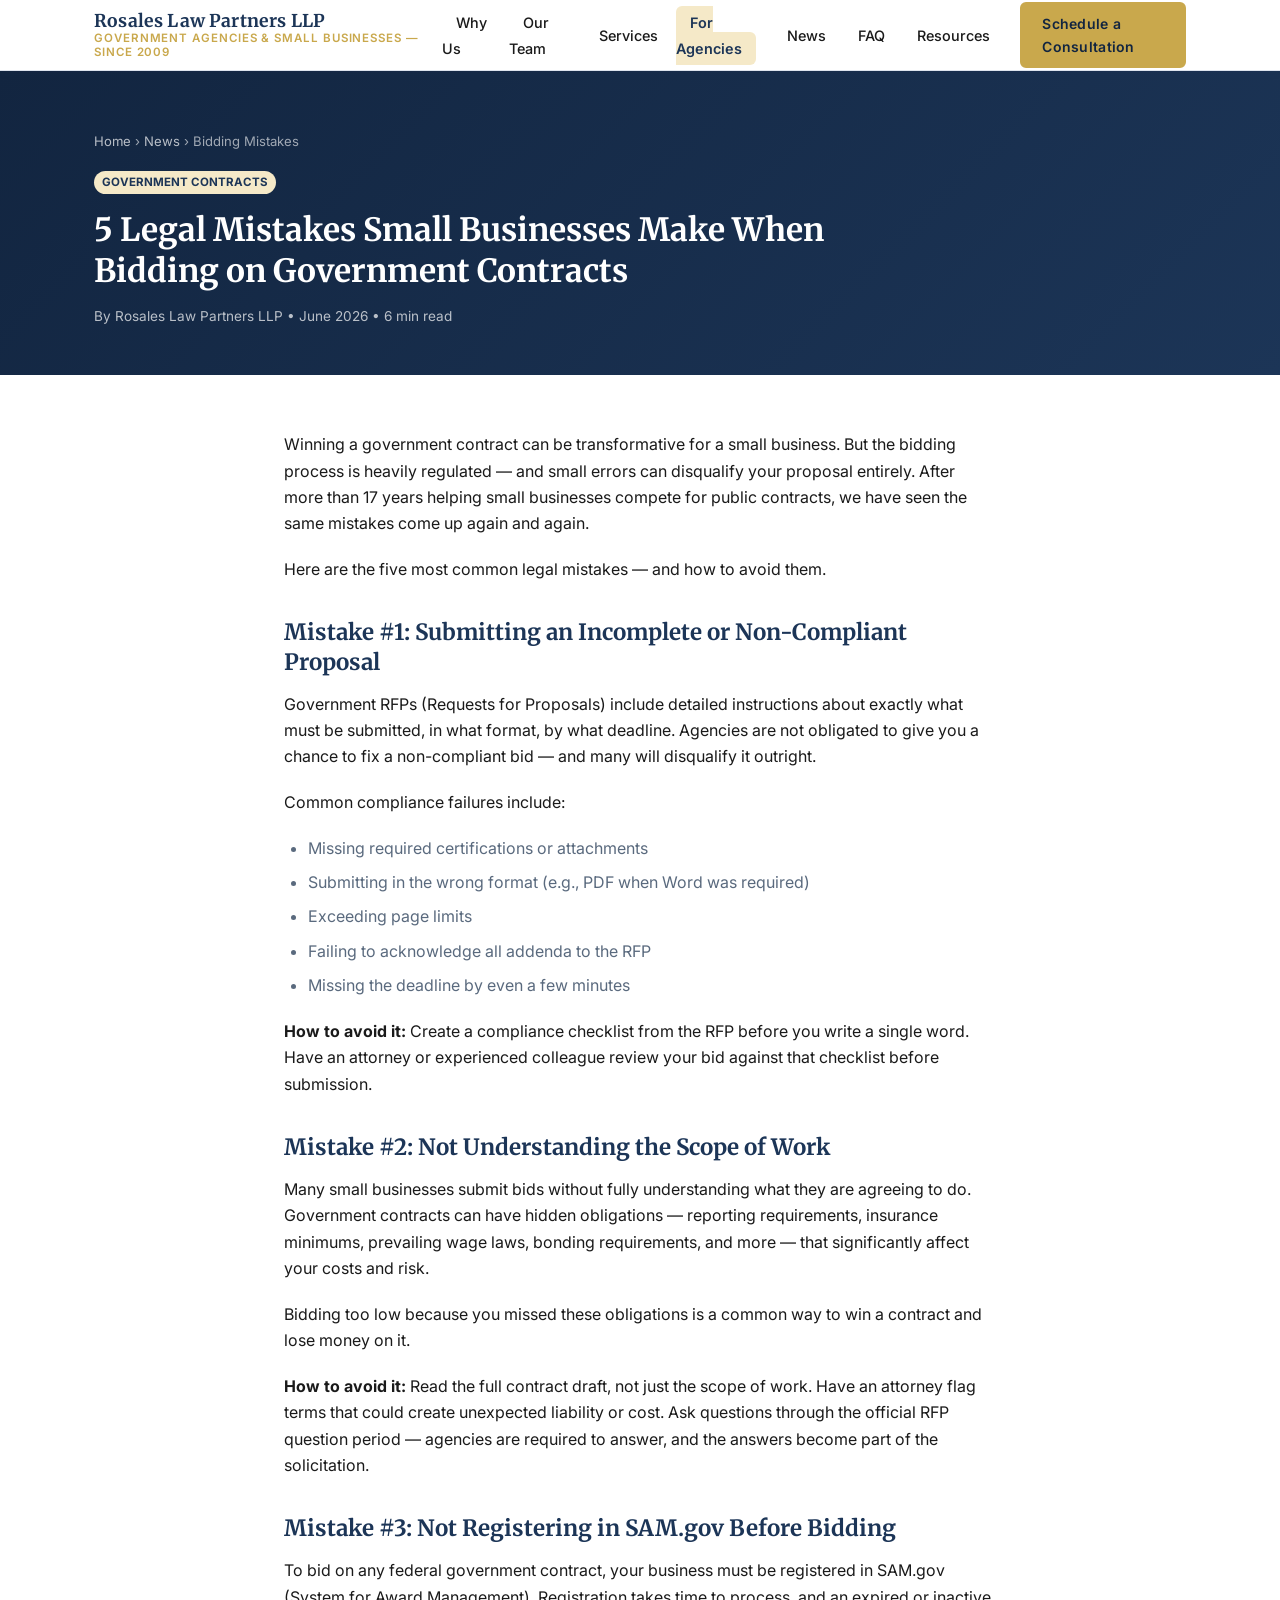
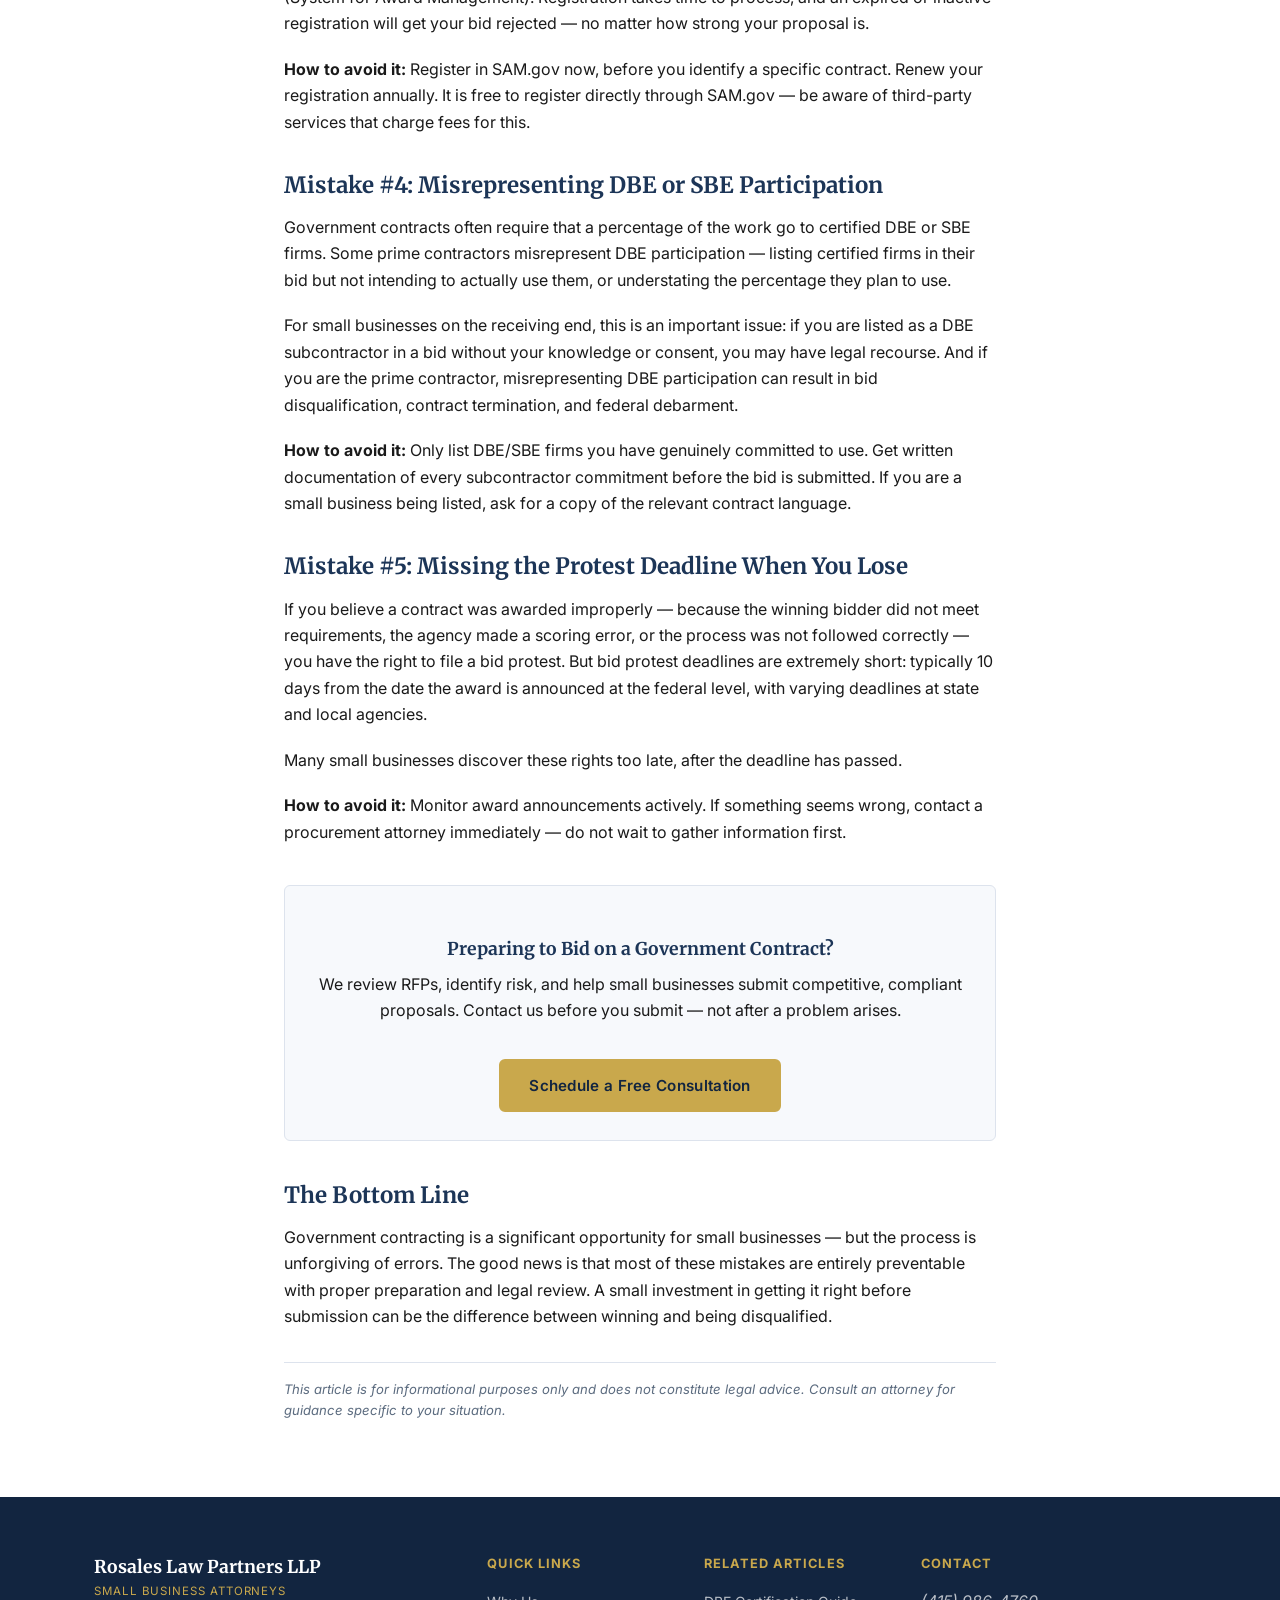
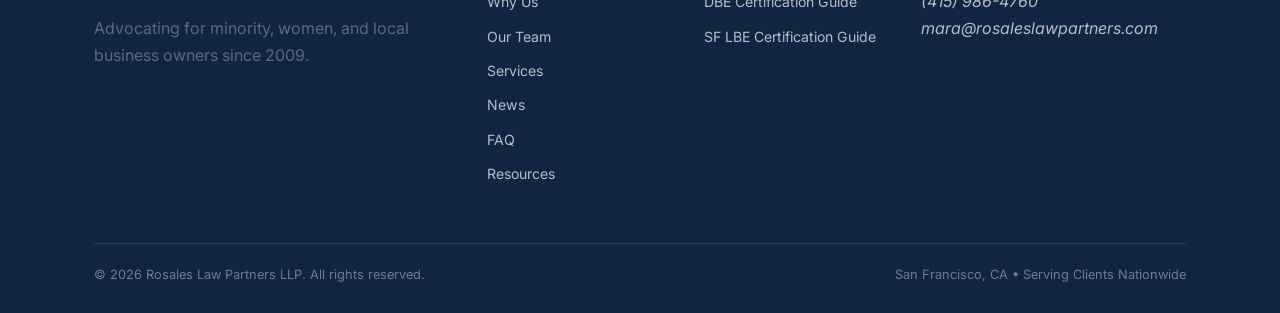
<file: news/government-contracts-mistakes.html>
<!DOCTYPE html>
<html lang="en">
<head>
  <meta charset="UTF-8">
  <meta name="viewport" content="width=device-width, initial-scale=1.0">
  <title>5 Legal Mistakes Small Businesses Make When Bidding on Government Contracts | Rosales Law Partners</title>
  <meta name="description" content="Avoid the legal pitfalls that cost small businesses government contracts. Learn the five most common mistakes — and how to prevent them.">
  <link rel="preconnect" href="https://fonts.googleapis.com">
  <link href="https://fonts.googleapis.com/css2?family=Inter:wght@400;500;600;700&family=Merriweather:wght@400;700&display=swap" rel="stylesheet">
  <link rel="stylesheet" href="../css/styles.css">
</head>
<body>

<header>
  <div class="container nav-inner">
    <a href="../index.html" class="logo">
      <span class="logo-name">Rosales Law Partners LLP</span>
      <span class="logo-tag">Government Agencies &amp; Small Businesses &mdash; Since 2009</span>
    </a>
    <nav>
      <ul id="navMenu">
        <li><a href="../whyus.html">Why Us</a></li>
        <li><a href="../our-team.html">Our Team</a></li>
        <li><a href="../areas-of-practice.html">Services</a></li>
        <li><a href="../for-agencies.html" class="nav-agencies-link">For Agencies</a></li>
        <li><a href="../news.html">News</a></li>
        <li><a href="../faq.html">FAQ</a></li>
        <li><a href="../resources.html">Resources</a></li>
        <li><a href="../contact.html" class="btn btn-primary btn-sm nav-cta">Schedule a Consultation</a></li>
      </ul>
      <div class="hamburger"><span></span><span></span><span></span></div>
    </nav>
  </div>
</header>

<section class="article-hero">
  <div class="container">
    <div class="breadcrumb"><a href="../index.html">Home</a> &rsaquo; <a href="../news.html">News</a> &rsaquo; Bidding Mistakes</div>
    <div class="news-tag" style="margin-bottom:16px;">Government Contracts</div>
    <h1>5 Legal Mistakes Small Businesses Make When Bidding on Government Contracts</h1>
    <div class="article-meta">By Rosales Law Partners LLP &bull; June 2026 &bull; 6 min read</div>
  </div>
</section>

<div class="article-body">

  <p>Winning a government contract can be transformative for a small business. But the bidding process is heavily regulated — and small errors can disqualify your proposal entirely. After more than 17 years helping small businesses compete for public contracts, we have seen the same mistakes come up again and again.</p>
  <p>Here are the five most common legal mistakes — and how to avoid them.</p>

  <h2>Mistake #1: Submitting an Incomplete or Non-Compliant Proposal</h2>
  <p>Government RFPs (Requests for Proposals) include detailed instructions about exactly what must be submitted, in what format, by what deadline. Agencies are not obligated to give you a chance to fix a non-compliant bid — and many will disqualify it outright.</p>
  <p>Common compliance failures include:</p>
  <ul>
    <li>Missing required certifications or attachments</li>
    <li>Submitting in the wrong format (e.g., PDF when Word was required)</li>
    <li>Exceeding page limits</li>
    <li>Failing to acknowledge all addenda to the RFP</li>
    <li>Missing the deadline by even a few minutes</li>
  </ul>
  <p><strong>How to avoid it:</strong> Create a compliance checklist from the RFP before you write a single word. Have an attorney or experienced colleague review your bid against that checklist before submission.</p>

  <h2>Mistake #2: Not Understanding the Scope of Work</h2>
  <p>Many small businesses submit bids without fully understanding what they are agreeing to do. Government contracts can have hidden obligations — reporting requirements, insurance minimums, prevailing wage laws, bonding requirements, and more — that significantly affect your costs and risk.</p>
  <p>Bidding too low because you missed these obligations is a common way to win a contract and lose money on it.</p>
  <p><strong>How to avoid it:</strong> Read the full contract draft, not just the scope of work. Have an attorney flag terms that could create unexpected liability or cost. Ask questions through the official RFP question period — agencies are required to answer, and the answers become part of the solicitation.</p>

  <h2>Mistake #3: Not Registering in SAM.gov Before Bidding</h2>
  <p>To bid on any federal government contract, your business must be registered in SAM.gov (System for Award Management). Registration takes time to process, and an expired or inactive registration will get your bid rejected — no matter how strong your proposal is.</p>
  <p><strong>How to avoid it:</strong> Register in SAM.gov now, before you identify a specific contract. Renew your registration annually. It is free to register directly through SAM.gov — be aware of third-party services that charge fees for this.</p>

  <h2>Mistake #4: Misrepresenting DBE or SBE Participation</h2>
  <p>Government contracts often require that a percentage of the work go to certified DBE or SBE firms. Some prime contractors misrepresent DBE participation — listing certified firms in their bid but not intending to actually use them, or understating the percentage they plan to use.</p>
  <p>For small businesses on the receiving end, this is an important issue: if you are listed as a DBE subcontractor in a bid without your knowledge or consent, you may have legal recourse. And if you are the prime contractor, misrepresenting DBE participation can result in bid disqualification, contract termination, and federal debarment.</p>
  <p><strong>How to avoid it:</strong> Only list DBE/SBE firms you have genuinely committed to use. Get written documentation of every subcontractor commitment before the bid is submitted. If you are a small business being listed, ask for a copy of the relevant contract language.</p>

  <h2>Mistake #5: Missing the Protest Deadline When You Lose</h2>
  <p>If you believe a contract was awarded improperly — because the winning bidder did not meet requirements, the agency made a scoring error, or the process was not followed correctly — you have the right to file a bid protest. But bid protest deadlines are extremely short: typically 10 days from the date the award is announced at the federal level, with varying deadlines at state and local agencies.</p>
  <p>Many small businesses discover these rights too late, after the deadline has passed.</p>
  <p><strong>How to avoid it:</strong> Monitor award announcements actively. If something seems wrong, contact a procurement attorney immediately — do not wait to gather information first.</p>

  <div class="article-cta-box">
    <h3>Preparing to Bid on a Government Contract?</h3>
    <p>We review RFPs, identify risk, and help small businesses submit competitive, compliant proposals. Contact us before you submit — not after a problem arises.</p>
    <a href="../contact.html" class="btn btn-primary mt-16">Schedule a Free Consultation</a>
  </div>

  <h2>The Bottom Line</h2>
  <p>Government contracting is a significant opportunity for small businesses — but the process is unforgiving of errors. The good news is that most of these mistakes are entirely preventable with proper preparation and legal review. A small investment in getting it right before submission can be the difference between winning and being disqualified.</p>

  <p style="font-size:.82rem; color:var(--text-light); border-top:1px solid var(--border); padding-top:16px; margin-top:32px;"><em>This article is for informational purposes only and does not constitute legal advice. Consult an attorney for guidance specific to your situation.</em></p>

</div>

<footer>
  <div class="container">
    <div class="footer-grid">
      <div>
        <div class="footer-logo-name">Rosales Law Partners LLP</div>
        <div class="footer-logo-tag">Small Business Attorneys</div>
        <p>Advocating for minority, women, and local business owners since 2009.</p>
      </div>
      <div>
        <div class="footer-heading">Quick Links</div>
        <ul class="footer-links">
          <li><a href="../whyus.html">Why Us</a></li>
          <li><a href="../our-team.html">Our Team</a></li>
          <li><a href="../areas-of-practice.html">Services</a></li>
          <li><a href="../news.html">News</a></li>
          <li><a href="../faq.html">FAQ</a></li>
          <li><a href="../resources.html">Resources</a></li>
        </ul>
      </div>
      <div>
        <div class="footer-heading">Related Articles</div>
        <ul class="footer-links">
          <li><a href="dbe-certification-guide.html">DBE Certification Guide</a></li>
          <li><a href="lbe-guide.html">SF LBE Certification Guide</a></li>
        </ul>
      </div>
      <div>
        <div class="footer-heading">Contact</div>
        <address>
          <a href="tel:4159864760" style="color:rgba(255,255,255,.7)">(415) 986-4760</a><br>
          <a href="mailto:mara@rosaleslawpartners.com" style="color:rgba(255,255,255,.7)">mara@rosaleslawpartners.com</a>
        </address>
      </div>
    </div>
    <div class="footer-bottom">
      <span>&copy; 2026 Rosales Law Partners LLP. All rights reserved.</span>
      <span>San Francisco, CA &bull; Serving Clients Nationwide</span>
    </div>
  </div>
</footer>

<script src="../js/main.js"></script>
</body>
</html>
</file>
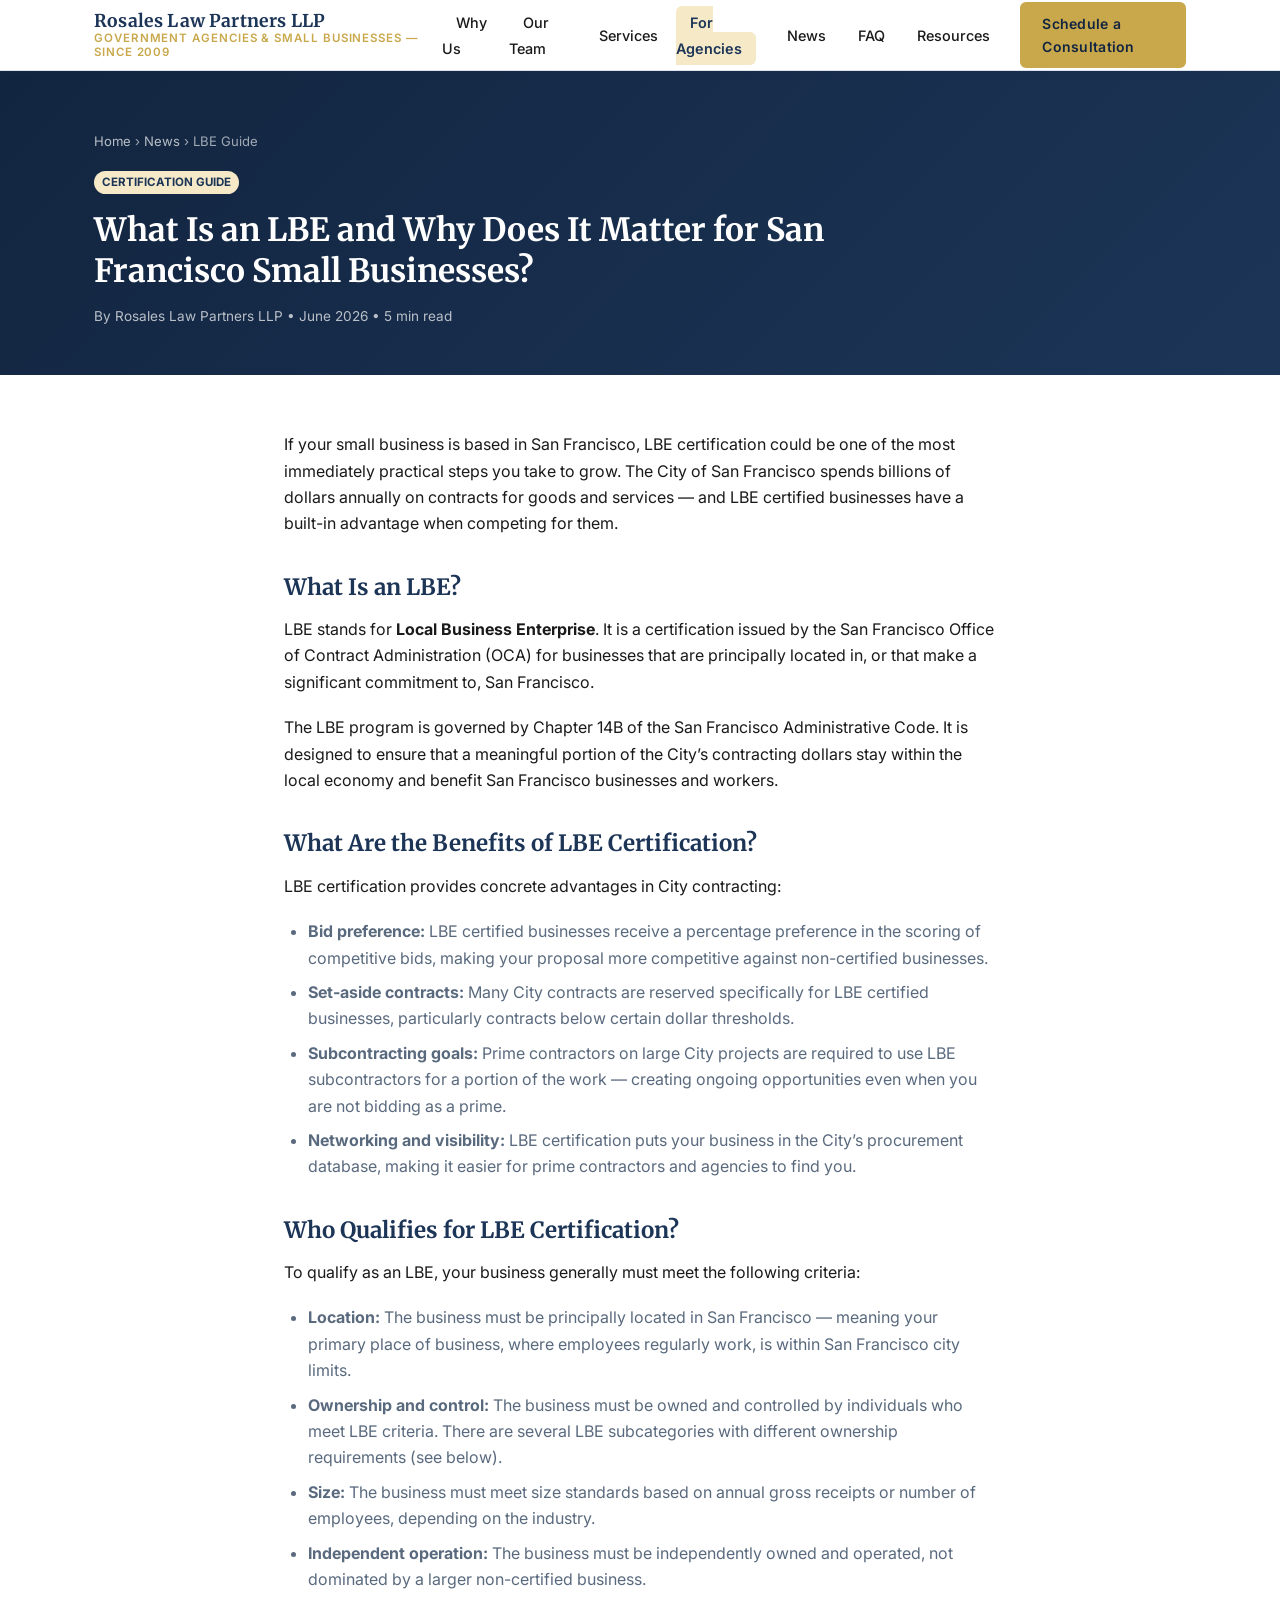
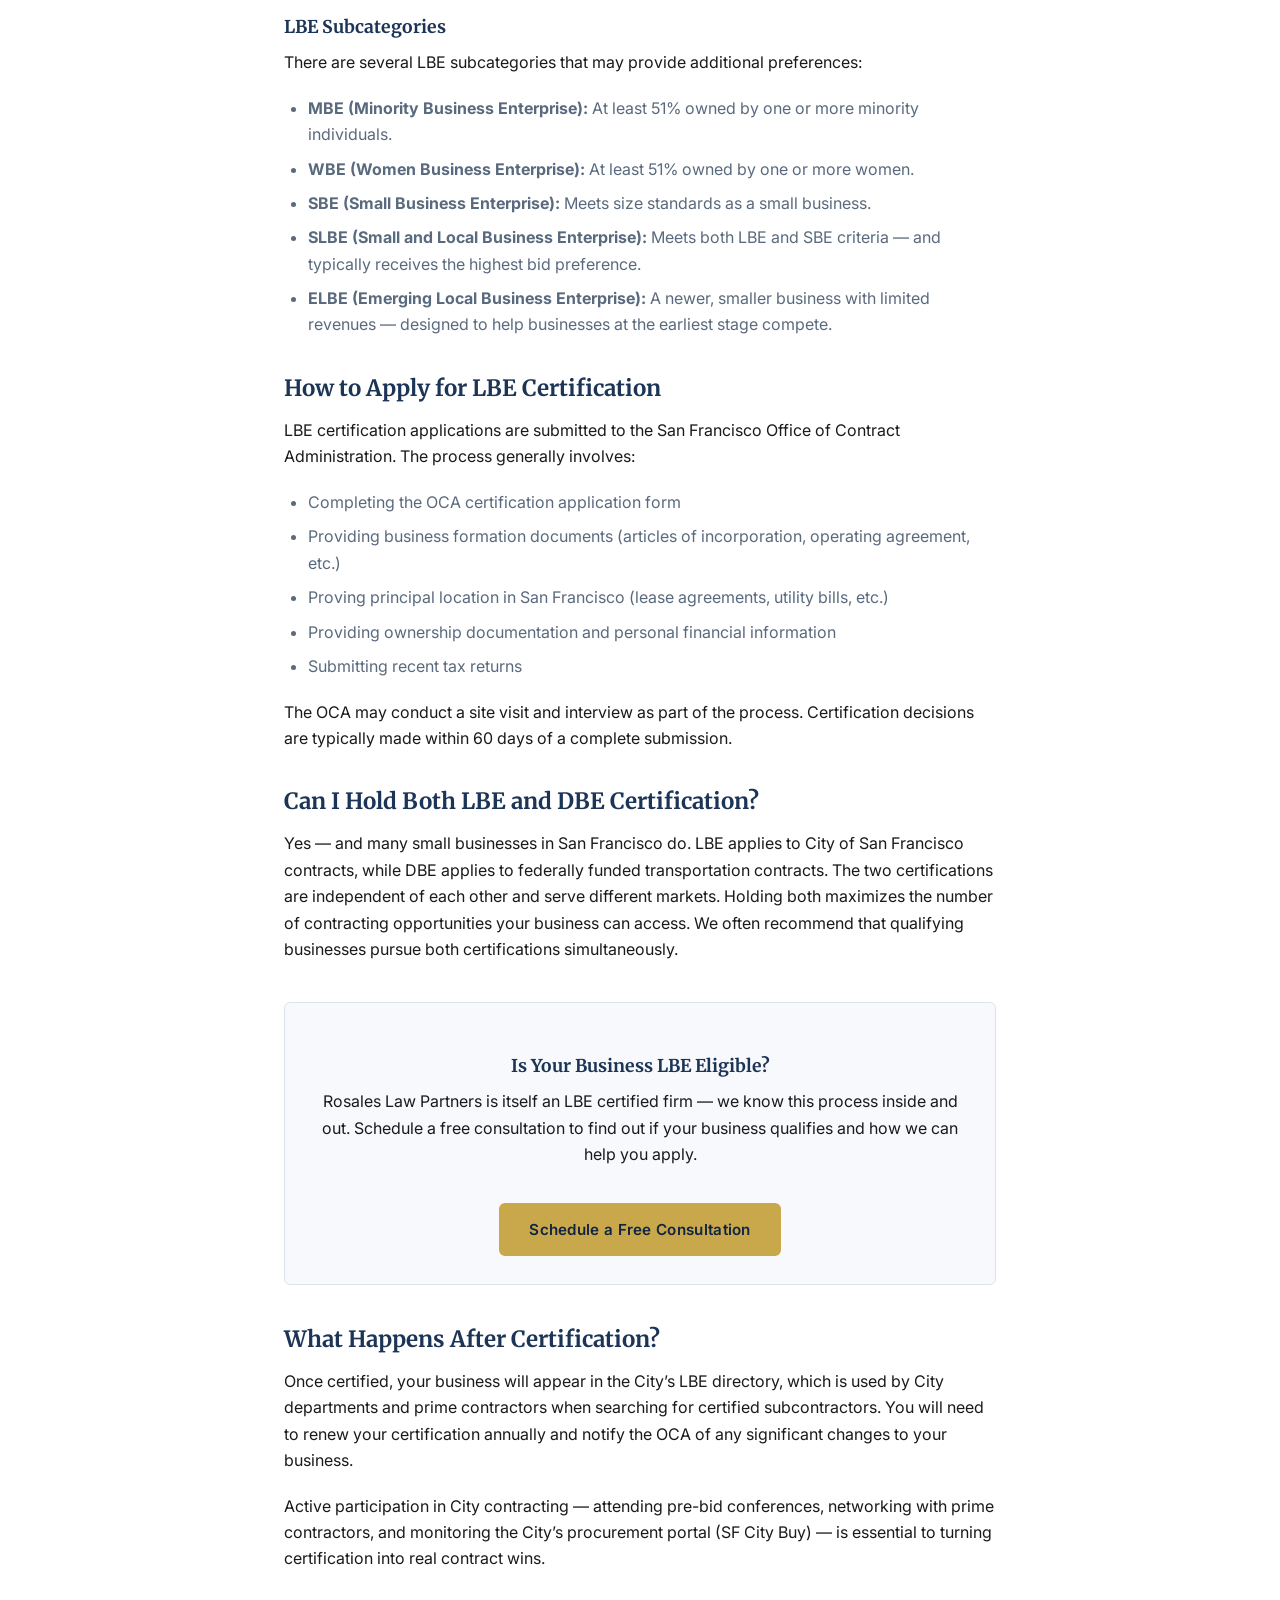
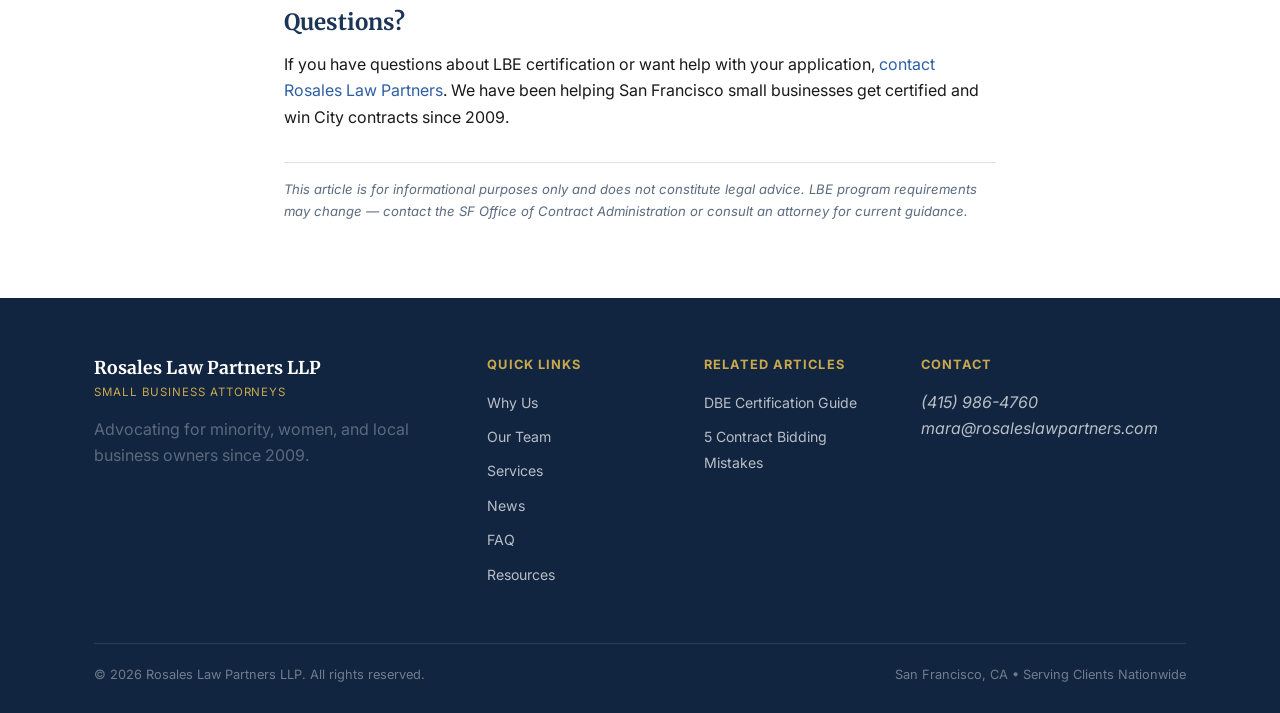
<file: news/lbe-guide.html>
<!DOCTYPE html>
<html lang="en">
<head>
  <meta charset="UTF-8">
  <meta name="viewport" content="width=device-width, initial-scale=1.0">
  <title>What Is an LBE and Why Does It Matter for San Francisco Small Businesses? | Rosales Law Partners</title>
  <meta name="description" content="San Francisco's Local Business Enterprise certification gives qualifying businesses a competitive edge in City contracts. Learn who qualifies and how to apply.">
  <link rel="preconnect" href="https://fonts.googleapis.com">
  <link href="https://fonts.googleapis.com/css2?family=Inter:wght@400;500;600;700&family=Merriweather:wght@400;700&display=swap" rel="stylesheet">
  <link rel="stylesheet" href="../css/styles.css">
</head>
<body>

<header>
  <div class="container nav-inner">
    <a href="../index.html" class="logo">
      <span class="logo-name">Rosales Law Partners LLP</span>
      <span class="logo-tag">Government Agencies &amp; Small Businesses &mdash; Since 2009</span>
    </a>
    <nav>
      <ul id="navMenu">
        <li><a href="../whyus.html">Why Us</a></li>
        <li><a href="../our-team.html">Our Team</a></li>
        <li><a href="../areas-of-practice.html">Services</a></li>
        <li><a href="../for-agencies.html" class="nav-agencies-link">For Agencies</a></li>
        <li><a href="../news.html">News</a></li>
        <li><a href="../faq.html">FAQ</a></li>
        <li><a href="../resources.html">Resources</a></li>
        <li><a href="../contact.html" class="btn btn-primary btn-sm nav-cta">Schedule a Consultation</a></li>
      </ul>
      <div class="hamburger"><span></span><span></span><span></span></div>
    </nav>
  </div>
</header>

<section class="article-hero">
  <div class="container">
    <div class="breadcrumb"><a href="../index.html">Home</a> &rsaquo; <a href="../news.html">News</a> &rsaquo; LBE Guide</div>
    <div class="news-tag" style="margin-bottom:16px;">Certification Guide</div>
    <h1>What Is an LBE and Why Does It Matter for San Francisco Small Businesses?</h1>
    <div class="article-meta">By Rosales Law Partners LLP &bull; June 2026 &bull; 5 min read</div>
  </div>
</section>

<div class="article-body">

  <p>If your small business is based in San Francisco, LBE certification could be one of the most immediately practical steps you take to grow. The City of San Francisco spends billions of dollars annually on contracts for goods and services — and LBE certified businesses have a built-in advantage when competing for them.</p>

  <h2>What Is an LBE?</h2>
  <p>LBE stands for <strong>Local Business Enterprise</strong>. It is a certification issued by the San Francisco Office of Contract Administration (OCA) for businesses that are principally located in, or that make a significant commitment to, San Francisco.</p>
  <p>The LBE program is governed by Chapter 14B of the San Francisco Administrative Code. It is designed to ensure that a meaningful portion of the City&rsquo;s contracting dollars stay within the local economy and benefit San Francisco businesses and workers.</p>

  <h2>What Are the Benefits of LBE Certification?</h2>
  <p>LBE certification provides concrete advantages in City contracting:</p>
  <ul>
    <li><strong>Bid preference:</strong> LBE certified businesses receive a percentage preference in the scoring of competitive bids, making your proposal more competitive against non-certified businesses.</li>
    <li><strong>Set-aside contracts:</strong> Many City contracts are reserved specifically for LBE certified businesses, particularly contracts below certain dollar thresholds.</li>
    <li><strong>Subcontracting goals:</strong> Prime contractors on large City projects are required to use LBE subcontractors for a portion of the work — creating ongoing opportunities even when you are not bidding as a prime.</li>
    <li><strong>Networking and visibility:</strong> LBE certification puts your business in the City&rsquo;s procurement database, making it easier for prime contractors and agencies to find you.</li>
  </ul>

  <h2>Who Qualifies for LBE Certification?</h2>
  <p>To qualify as an LBE, your business generally must meet the following criteria:</p>
  <ul>
    <li><strong>Location:</strong> The business must be principally located in San Francisco — meaning your primary place of business, where employees regularly work, is within San Francisco city limits.</li>
    <li><strong>Ownership and control:</strong> The business must be owned and controlled by individuals who meet LBE criteria. There are several LBE subcategories with different ownership requirements (see below).</li>
    <li><strong>Size:</strong> The business must meet size standards based on annual gross receipts or number of employees, depending on the industry.</li>
    <li><strong>Independent operation:</strong> The business must be independently owned and operated, not dominated by a larger non-certified business.</li>
  </ul>

  <h3>LBE Subcategories</h3>
  <p>There are several LBE subcategories that may provide additional preferences:</p>
  <ul>
    <li><strong>MBE (Minority Business Enterprise):</strong> At least 51% owned by one or more minority individuals.</li>
    <li><strong>WBE (Women Business Enterprise):</strong> At least 51% owned by one or more women.</li>
    <li><strong>SBE (Small Business Enterprise):</strong> Meets size standards as a small business.</li>
    <li><strong>SLBE (Small and Local Business Enterprise):</strong> Meets both LBE and SBE criteria — and typically receives the highest bid preference.</li>
    <li><strong>ELBE (Emerging Local Business Enterprise):</strong> A newer, smaller business with limited revenues — designed to help businesses at the earliest stage compete.</li>
  </ul>

  <h2>How to Apply for LBE Certification</h2>
  <p>LBE certification applications are submitted to the San Francisco Office of Contract Administration. The process generally involves:</p>
  <ul>
    <li>Completing the OCA certification application form</li>
    <li>Providing business formation documents (articles of incorporation, operating agreement, etc.)</li>
    <li>Proving principal location in San Francisco (lease agreements, utility bills, etc.)</li>
    <li>Providing ownership documentation and personal financial information</li>
    <li>Submitting recent tax returns</li>
  </ul>
  <p>The OCA may conduct a site visit and interview as part of the process. Certification decisions are typically made within 60 days of a complete submission.</p>

  <h2>Can I Hold Both LBE and DBE Certification?</h2>
  <p>Yes — and many small businesses in San Francisco do. LBE applies to City of San Francisco contracts, while DBE applies to federally funded transportation contracts. The two certifications are independent of each other and serve different markets. Holding both maximizes the number of contracting opportunities your business can access. We often recommend that qualifying businesses pursue both certifications simultaneously.</p>

  <div class="article-cta-box">
    <h3>Is Your Business LBE Eligible?</h3>
    <p>Rosales Law Partners is itself an LBE certified firm — we know this process inside and out. Schedule a free consultation to find out if your business qualifies and how we can help you apply.</p>
    <a href="../contact.html" class="btn btn-primary mt-16">Schedule a Free Consultation</a>
  </div>

  <h2>What Happens After Certification?</h2>
  <p>Once certified, your business will appear in the City&rsquo;s LBE directory, which is used by City departments and prime contractors when searching for certified subcontractors. You will need to renew your certification annually and notify the OCA of any significant changes to your business.</p>
  <p>Active participation in City contracting — attending pre-bid conferences, networking with prime contractors, and monitoring the City&rsquo;s procurement portal (SF City Buy) — is essential to turning certification into real contract wins.</p>

  <h2>Questions?</h2>
  <p>If you have questions about LBE certification or want help with your application, <a href="../contact.html">contact Rosales Law Partners</a>. We have been helping San Francisco small businesses get certified and win City contracts since 2009.</p>

  <p style="font-size:.82rem; color:var(--text-light); border-top:1px solid var(--border); padding-top:16px; margin-top:32px;"><em>This article is for informational purposes only and does not constitute legal advice. LBE program requirements may change — contact the SF Office of Contract Administration or consult an attorney for current guidance.</em></p>

</div>

<footer>
  <div class="container">
    <div class="footer-grid">
      <div>
        <div class="footer-logo-name">Rosales Law Partners LLP</div>
        <div class="footer-logo-tag">Small Business Attorneys</div>
        <p>Advocating for minority, women, and local business owners since 2009.</p>
      </div>
      <div>
        <div class="footer-heading">Quick Links</div>
        <ul class="footer-links">
          <li><a href="../whyus.html">Why Us</a></li>
          <li><a href="../our-team.html">Our Team</a></li>
          <li><a href="../areas-of-practice.html">Services</a></li>
          <li><a href="../news.html">News</a></li>
          <li><a href="../faq.html">FAQ</a></li>
          <li><a href="../resources.html">Resources</a></li>
        </ul>
      </div>
      <div>
        <div class="footer-heading">Related Articles</div>
        <ul class="footer-links">
          <li><a href="dbe-certification-guide.html">DBE Certification Guide</a></li>
          <li><a href="government-contracts-mistakes.html">5 Contract Bidding Mistakes</a></li>
        </ul>
      </div>
      <div>
        <div class="footer-heading">Contact</div>
        <address>
          <a href="tel:4159864760" style="color:rgba(255,255,255,.7)">(415) 986-4760</a><br>
          <a href="mailto:mara@rosaleslawpartners.com" style="color:rgba(255,255,255,.7)">mara@rosaleslawpartners.com</a>
        </address>
      </div>
    </div>
    <div class="footer-bottom">
      <span>&copy; 2026 Rosales Law Partners LLP. All rights reserved.</span>
      <span>San Francisco, CA &bull; Serving Clients Nationwide</span>
    </div>
  </div>
</footer>

<script src="../js/main.js"></script>
</body>
</html>
</file>
<file: css/styles.css>
/* ============================================================
   Rosales Law Partners — Shared Stylesheet
   ============================================================ */

/* --- Variables -------------------------------------------- */
:root {
  --navy:        #1c3557;
  --navy-dark:   #122540;
  --navy-light:  #2e5fa3;
  --gold:        #c9a84c;
  --gold-light:  #f5e9c8;
  --white:       #ffffff;
  --light-bg:    #f7f9fc;
  --mid-bg:      #edf1f7;
  --text:        #1a1a1a;
  --text-light:  #5a6a7e;
  --border:      #dde3ed;
  --green:       #2e7d32;
  --green-bg:    #e8f5e9;
  --ph-bg:       #fff8e1;
  --ph-border:   #f59e0b;
  --ph-text:     #7c5c00;
  --radius:      6px;
  --shadow:      0 2px 12px rgba(28,53,87,.10);
  --shadow-md:   0 4px 24px rgba(28,53,87,.14);
  --transition:  0.2s ease;
}

/* --- Reset ------------------------------------------------- */
*, *::before, *::after { box-sizing: border-box; margin: 0; padding: 0; }
html { scroll-behavior: smooth; }
body {
  font-family: 'Inter', 'Segoe UI', Arial, sans-serif;
  font-size: 16px;
  line-height: 1.65;
  color: var(--text);
  background: var(--white);
}
img { max-width: 100%; display: block; }
a { color: var(--navy-light); text-decoration: none; }
a:hover { color: var(--gold); }
ul { list-style: none; }

/* --- Typography ------------------------------------------- */
h1, h2, h3, h4, h5 {
  font-family: 'Merriweather', Georgia, serif;
  color: var(--navy);
  line-height: 1.3;
}
h1 { font-size: 2.4rem; }
h2 { font-size: 1.8rem; }
h3 { font-size: 1.25rem; }
h4 { font-size: 1rem; }
p  { margin-bottom: 1rem; color: var(--text-light); }
p:last-child { margin-bottom: 0; }

/* --- Layout ----------------------------------------------- */
.container { max-width: 1140px; margin: 0 auto; padding: 0 24px; }
.section { padding: 72px 0; }
.section-sm { padding: 48px 0; }
.section-light { background: var(--light-bg); }
.section-mid { background: var(--mid-bg); }
.section-navy { background: var(--navy); }
.section-navy h2, .section-navy h3, .section-navy p { color: rgba(255,255,255,.9); }
.section-title { text-align: center; margin-bottom: 12px; }
.section-sub {
  text-align: center;
  max-width: 640px;
  margin: 0 auto 48px;
  font-size: 1.05rem;
}
.grid-2 { display: grid; grid-template-columns: 1fr 1fr; gap: 28px; }
.grid-3 { display: grid; grid-template-columns: repeat(3, 1fr); gap: 28px; }
.grid-4 { display: grid; grid-template-columns: repeat(4, 1fr); gap: 24px; }
.flex-center { display: flex; align-items: center; justify-content: center; }
.flex-between { display: flex; align-items: center; justify-content: space-between; }
.text-center { text-align: center; }

/* --- Buttons ---------------------------------------------- */
.btn {
  display: inline-block;
  padding: 12px 28px;
  border-radius: var(--radius);
  font-size: .95rem;
  font-weight: 600;
  cursor: pointer;
  transition: var(--transition);
  border: 2px solid transparent;
  letter-spacing: .02em;
}
.btn-primary {
  background: var(--gold);
  color: var(--navy-dark);
  border-color: var(--gold);
}
.btn-primary:hover {
  background: #b8932f;
  border-color: #b8932f;
  color: var(--white);
}
.btn-outline {
  background: transparent;
  color: var(--white);
  border-color: var(--white);
}
.btn-outline:hover {
  background: var(--white);
  color: var(--navy);
}
.btn-outline-navy {
  background: transparent;
  color: var(--navy);
  border-color: var(--navy);
}
.btn-outline-navy:hover {
  background: var(--navy);
  color: var(--white);
}
.btn-sm { padding: 8px 20px; font-size: .875rem; }

/* --- Header / Nav ----------------------------------------- */
header {
  position: sticky;
  top: 0;
  z-index: 100;
  background: var(--white);
  border-bottom: 1px solid var(--border);
  box-shadow: 0 2px 8px rgba(28,53,87,.07);
}
.nav-inner {
  display: flex;
  align-items: center;
  justify-content: space-between;
  height: 70px;
}
.logo {
  display: flex;
  flex-direction: column;
  line-height: 1.2;
}
.logo-name {
  font-family: 'Merriweather', Georgia, serif;
  font-size: 1.1rem;
  font-weight: 700;
  color: var(--navy);
  letter-spacing: .01em;
}
.logo-tag {
  font-size: .72rem;
  color: var(--gold);
  letter-spacing: .08em;
  text-transform: uppercase;
  font-weight: 600;
}
nav ul {
  display: flex;
  gap: 4px;
  align-items: center;
}
nav ul a {
  padding: 8px 14px;
  border-radius: var(--radius);
  font-size: .9rem;
  font-weight: 500;
  color: var(--text);
  transition: var(--transition);
}
nav ul a:hover, nav ul a.active {
  color: var(--navy);
  background: var(--light-bg);
}
.nav-cta { margin-left: 12px; }
.hamburger {
  display: none;
  flex-direction: column;
  gap: 5px;
  cursor: pointer;
  padding: 6px;
}
.hamburger span {
  display: block;
  width: 24px;
  height: 2px;
  background: var(--navy);
  border-radius: 2px;
  transition: var(--transition);
}

/* --- Hero ------------------------------------------------- */
.hero {
  background: linear-gradient(135deg, rgba(18,36,64,.82) 0%, rgba(28,53,87,.75) 60%, rgba(46,95,163,.65) 100%),
              url('../images/hero-sf.jpg') center center / cover no-repeat;
  padding: 96px 0 80px;
  color: var(--white);
  position: relative;
  overflow: hidden;
}
.hero::before {
  content: '';
  position: absolute;
  inset: 0;
}
.hero-inner { position: relative; z-index: 1; }
.hero h1 { color: var(--white); font-size: 2.8rem; margin-bottom: 20px; max-width: 760px; }
.hero-sub { font-size: 1.15rem; max-width: 580px; color: rgba(255,255,255,.85); margin-bottom: 36px; }
.hero-btns { display: flex; gap: 16px; flex-wrap: wrap; }
.hero-badge {
  display: inline-flex;
  align-items: center;
  gap: 6px;
  background: rgba(255,255,255,.12);
  border: 1px solid rgba(255,255,255,.25);
  color: rgba(255,255,255,.9);
  padding: 5px 12px;
  border-radius: 20px;
  font-size: .8rem;
  font-weight: 600;
  margin-bottom: 20px;
  letter-spacing: .04em;
  text-transform: uppercase;
}

/* --- Stats Strip ------------------------------------------ */
.stats-strip {
  background: var(--navy-dark);
  padding: 28px 0;
}
.stats-strip .grid-4 { align-items: center; }
.stat-item { text-align: center; padding: 8px; }
.stat-number { font-size: 2rem; font-weight: 700; color: var(--gold); font-family: 'Merriweather', Georgia, serif; }
.stat-label { font-size: .8rem; color: rgba(255,255,255,.7); text-transform: uppercase; letter-spacing: .06em; }

/* --- Cards ------------------------------------------------ */
.card {
  background: var(--white);
  border: 1px solid var(--border);
  border-radius: var(--radius);
  padding: 28px;
  transition: var(--transition);
  box-shadow: var(--shadow);
}
.card:hover { box-shadow: var(--shadow-md); transform: translateY(-2px); }
.card-icon {
  width: 52px;
  height: 52px;
  background: var(--gold-light);
  border-radius: var(--radius);
  display: flex;
  align-items: center;
  justify-content: center;
  margin-bottom: 18px;
  font-size: 1.4rem;
}
.card h3 { margin-bottom: 10px; }

/* --- Audience Boxes (Homepage) ---------------------------- */
.audience-box {
  background: var(--white);
  border: 2px solid var(--border);
  border-radius: var(--radius);
  padding: 32px 28px;
  text-align: center;
  transition: var(--transition);
  cursor: default;
}
.audience-box:hover { border-color: var(--gold); box-shadow: var(--shadow-md); }
.audience-icon { font-size: 2.4rem; margin-bottom: 14px; }
.audience-box h3 { margin-bottom: 10px; font-size: 1.1rem; }
.audience-box p { font-size: .92rem; }

/* --- Certifications --------------------------------------- */
.cert-badge {
  display: flex;
  flex-direction: column;
  align-items: center;
  background: var(--white);
  border: 1px solid var(--border);
  border-radius: var(--radius);
  padding: 20px 16px;
  text-align: center;
  box-shadow: var(--shadow);
}
.cert-abbr {
  font-size: 1.5rem;
  font-weight: 800;
  color: var(--navy);
  font-family: 'Merriweather', Georgia, serif;
  border-bottom: 3px solid var(--gold);
  padding-bottom: 6px;
  margin-bottom: 8px;
}
.cert-name { font-size: .78rem; color: var(--text-light); line-height: 1.4; }

/* --- Team Card -------------------------------------------- */
.team-card {
  background: var(--white);
  border: 1px solid var(--border);
  border-radius: var(--radius);
  overflow: hidden;
  box-shadow: var(--shadow);
  transition: var(--transition);
}
.team-card:hover { box-shadow: var(--shadow-md); }
.team-photo {
  height: 220px;
  background: linear-gradient(135deg, var(--navy) 0%, var(--navy-light) 100%);
  display: flex;
  align-items: center;
  justify-content: center;
  font-size: 3rem;
  color: rgba(255,255,255,.6);
  font-weight: 700;
  font-family: 'Merriweather', Georgia, serif;
  position: relative;
}
.team-photo-note {
  position: absolute;
  bottom: 8px;
  left: 0; right: 0;
  text-align: center;
  font-size: .72rem;
  color: rgba(255,255,255,.5);
}
.team-body { padding: 24px; }
.team-name { font-size: 1.15rem; margin-bottom: 4px; }
.team-title { font-size: .85rem; color: var(--gold); font-weight: 600; text-transform: uppercase; letter-spacing: .05em; margin-bottom: 14px; }
.team-body p { font-size: .92rem; margin-bottom: 12px; }
.team-meta { font-size: .85rem; color: var(--text-light); }
.team-meta span { display: block; margin-bottom: 4px; }
.team-email { font-size: .85rem; color: var(--navy-light); margin-top: 12px; display: block; }

/* --- Testimonials ----------------------------------------- */
.testimonial-card {
  background: var(--white);
  border: 1px solid var(--border);
  border-radius: var(--radius);
  padding: 28px;
  box-shadow: var(--shadow);
  position: relative;
}
.testimonial-card::before {
  content: '\201C';
  font-size: 5rem;
  color: var(--gold-light);
  font-family: Georgia, serif;
  position: absolute;
  top: -10px;
  left: 18px;
  line-height: 1;
}
.testimonial-text { font-style: italic; color: var(--text); margin-bottom: 18px; margin-top: 24px; }
.testimonial-author { font-weight: 700; color: var(--navy); font-size: .9rem; }
.testimonial-biz { font-size: .82rem; color: var(--text-light); }

/* --- Practice Area Card ----------------------------------- */
.practice-card {
  background: var(--white);
  border: 1px solid var(--border);
  border-radius: var(--radius);
  padding: 28px;
  box-shadow: var(--shadow);
  transition: var(--transition);
  display: flex;
  flex-direction: column;
}
.practice-card:hover { border-color: var(--gold); box-shadow: var(--shadow-md); }
.practice-card h3 { margin-bottom: 12px; font-size: 1.1rem; }
.practice-card p { flex: 1; font-size: .92rem; }
.practice-card .btn { margin-top: 20px; align-self: flex-start; }
.practice-new-tag {
  display: inline-block;
  background: var(--green-bg);
  color: var(--green);
  font-size: .72rem;
  font-weight: 700;
  padding: 2px 8px;
  border-radius: 12px;
  margin-bottom: 10px;
  text-transform: uppercase;
  letter-spacing: .04em;
}

/* --- News / Blog ------------------------------------------ */
.news-card {
  background: var(--white);
  border: 1px solid var(--border);
  border-radius: var(--radius);
  overflow: hidden;
  box-shadow: var(--shadow);
  transition: var(--transition);
  display: flex;
  flex-direction: column;
}
.news-card:hover { box-shadow: var(--shadow-md); transform: translateY(-2px); }
.news-img {
  height: 180px;
  background: linear-gradient(135deg, var(--navy) 0%, var(--navy-light) 100%);
  display: flex;
  align-items: center;
  justify-content: center;
  font-size: 2.5rem;
}
.news-body { padding: 22px; flex: 1; display: flex; flex-direction: column; }
.news-date { font-size: .78rem; color: var(--text-light); margin-bottom: 8px; }
.news-card h3 { font-size: 1.05rem; margin-bottom: 10px; color: var(--navy); }
.news-card p { font-size: .9rem; flex: 1; }
.news-card .btn { margin-top: 16px; align-self: flex-start; }
.news-tag {
  display: inline-block;
  background: var(--gold-light);
  color: var(--navy);
  font-size: .72rem;
  font-weight: 700;
  padding: 2px 8px;
  border-radius: 12px;
  margin-bottom: 8px;
  text-transform: uppercase;
}

/* --- Article Page ----------------------------------------- */
.article-hero {
  background: linear-gradient(135deg, var(--navy-dark), var(--navy));
  padding: 60px 0 48px;
  color: var(--white);
}
.article-hero h1 { color: var(--white); font-size: 2rem; max-width: 760px; }
.article-meta { font-size: .85rem; color: rgba(255,255,255,.7); margin-top: 12px; }
.article-body { max-width: 760px; margin: 0 auto; padding: 56px 24px; }
.article-body h2 { font-size: 1.4rem; margin: 36px 0 14px; }
.article-body h3 { font-size: 1.1rem; margin: 24px 0 10px; }
.article-body p { color: var(--text); margin-bottom: 1.2rem; }
.article-body ul { list-style: disc; padding-left: 24px; margin-bottom: 1.2rem; }
.article-body ul li { color: var(--text-light); margin-bottom: 8px; }
.article-cta-box {
  background: var(--light-bg);
  border: 1px solid var(--border);
  border-radius: var(--radius);
  padding: 28px;
  margin: 40px 0;
  text-align: center;
}
.article-cta-box h3 { margin-bottom: 10px; }

/* --- FAQ -------------------------------------------------- */
.faq-item {
  border-bottom: 1px solid var(--border);
  padding: 20px 0;
}
.faq-item:last-child { border-bottom: none; }
.faq-question {
  font-family: 'Merriweather', Georgia, serif;
  font-size: 1rem;
  color: var(--navy);
  cursor: pointer;
  display: flex;
  justify-content: space-between;
  align-items: flex-start;
  gap: 16px;
  font-weight: 700;
}
.faq-question::after {
  content: '+';
  font-size: 1.4rem;
  font-weight: 400;
  color: var(--gold);
  flex-shrink: 0;
  transition: var(--transition);
}
.faq-item.open .faq-question::after { content: '−'; }
.faq-answer {
  display: none;
  padding-top: 14px;
}
.faq-item.open .faq-answer { display: block; }
.faq-answer p { color: var(--text); font-size: .95rem; }

/* --- Contact Form ----------------------------------------- */
.contact-form { max-width: 600px; }
.form-group { margin-bottom: 20px; }
.form-group label {
  display: block;
  font-size: .88rem;
  font-weight: 600;
  color: var(--navy);
  margin-bottom: 6px;
}
.form-group input,
.form-group select,
.form-group textarea {
  width: 100%;
  padding: 10px 14px;
  border: 1px solid var(--border);
  border-radius: var(--radius);
  font-size: .95rem;
  font-family: inherit;
  color: var(--text);
  background: var(--white);
  transition: var(--transition);
}
.form-group input:focus,
.form-group select:focus,
.form-group textarea:focus {
  outline: none;
  border-color: var(--navy-light);
  box-shadow: 0 0 0 3px rgba(46,95,163,.12);
}
.form-group textarea { resize: vertical; min-height: 120px; }
.contact-info-item {
  display: flex;
  gap: 14px;
  align-items: flex-start;
  margin-bottom: 24px;
}
.contact-icon {
  width: 42px;
  height: 42px;
  background: var(--gold-light);
  border-radius: var(--radius);
  display: flex;
  align-items: center;
  justify-content: center;
  font-size: 1.1rem;
  flex-shrink: 0;
}
.contact-detail strong { display: block; font-size: .88rem; color: var(--navy); margin-bottom: 2px; }
.contact-detail a { color: var(--text-light); font-size: .95rem; }
.contact-detail a:hover { color: var(--navy); }
.map-placeholder {
  width: 100%;
  height: 280px;
  border: 1px solid var(--border);
  border-radius: var(--radius);
  overflow: hidden;
}
.map-placeholder iframe { width: 100%; height: 100%; border: none; }

/* --- Resources -------------------------------------------- */
.resource-card {
  background: var(--white);
  border: 1px solid var(--border);
  border-radius: var(--radius);
  padding: 22px 24px;
  display: flex;
  gap: 18px;
  align-items: flex-start;
  box-shadow: var(--shadow);
  transition: var(--transition);
}
.resource-card:hover { box-shadow: var(--shadow-md); border-color: var(--navy-light); }
.resource-icon { font-size: 1.8rem; flex-shrink: 0; }
.resource-body h3 { font-size: 1rem; margin-bottom: 6px; }
.resource-body p { font-size: .88rem; margin-bottom: 8px; }
.resource-link { font-size: .85rem; font-weight: 600; color: var(--navy-light); }

/* --- Page Hero (inner pages) ------------------------------ */
.page-hero {
  background: linear-gradient(135deg, var(--navy-dark) 0%, var(--navy) 100%);
  padding: 56px 0 48px;
  color: var(--white);
}
.page-hero h1 { color: var(--white); font-size: 2.2rem; margin-bottom: 10px; }
.page-hero p { color: rgba(255,255,255,.8); max-width: 600px; font-size: 1.05rem; }
.breadcrumb { font-size: .82rem; color: rgba(255,255,255,.6); margin-bottom: 14px; }
.breadcrumb a { color: rgba(255,255,255,.7); }
.breadcrumb a:hover { color: var(--gold); }

/* --- Placeholder Sections --------------------------------- */
.placeholder {
  background: var(--ph-bg);
  border: 2px dashed var(--ph-border);
  border-radius: var(--radius);
  padding: 24px 28px;
  position: relative;
}
.placeholder-label {
  display: inline-flex;
  align-items: center;
  gap: 6px;
  background: var(--ph-border);
  color: var(--white);
  font-size: .75rem;
  font-weight: 700;
  padding: 3px 10px;
  border-radius: 12px;
  text-transform: uppercase;
  letter-spacing: .05em;
  margin-bottom: 10px;
}
.placeholder h4 { color: var(--ph-text); margin-bottom: 6px; font-size: .95rem; }
.placeholder p { color: var(--ph-text); font-size: .88rem; margin: 0; }
.placeholder-card {
  background: var(--ph-bg);
  border: 2px dashed var(--ph-border);
  border-radius: var(--radius);
  padding: 32px 24px;
  text-align: center;
  display: flex;
  flex-direction: column;
  align-items: center;
  gap: 10px;
}
.placeholder-card .ph-icon { font-size: 2rem; opacity: .5; }
.placeholder-card p { color: var(--ph-text); font-size: .88rem; margin: 0; }

/* --- Callout Box ------------------------------------------ */
.callout {
  background: var(--gold-light);
  border-left: 4px solid var(--gold);
  border-radius: 0 var(--radius) var(--radius) 0;
  padding: 18px 22px;
  margin: 24px 0;
}
.callout p { color: var(--navy); font-size: .95rem; margin: 0; }

/* --- Footer ----------------------------------------------- */
footer {
  background: var(--navy-dark);
  color: rgba(255,255,255,.8);
  padding: 56px 0 28px;
}
.footer-grid { display: grid; grid-template-columns: 2fr 1fr 1fr 1.5fr; gap: 40px; margin-bottom: 48px; }
.footer-logo-name { font-family: 'Merriweather', Georgia, serif; font-size: 1.1rem; font-weight: 700; color: var(--white); }
.footer-logo-tag { font-size: .72rem; color: var(--gold); letter-spacing: .08em; text-transform: uppercase; margin-bottom: 14px; }
.footer p, .footer address { font-size: .88rem; line-height: 1.7; font-style: normal; }
.footer-heading { font-size: .8rem; font-weight: 700; text-transform: uppercase; letter-spacing: .08em; color: var(--gold); margin-bottom: 14px; }
.footer-links li { margin-bottom: 8px; }
.footer-links a { font-size: .88rem; color: rgba(255,255,255,.7); transition: var(--transition); }
.footer-links a:hover { color: var(--gold); }
.footer-bottom {
  border-top: 1px solid rgba(255,255,255,.1);
  padding-top: 20px;
  display: flex;
  justify-content: space-between;
  align-items: center;
  font-size: .8rem;
  color: rgba(255,255,255,.4);
}

/* --- Utility ---------------------------------------------- */
.text-gold { color: var(--gold); }
.text-navy { color: var(--navy); }
.text-light { color: var(--text-light); }
.mt-8  { margin-top: 8px; }
.mt-16 { margin-top: 16px; }
.mt-24 { margin-top: 24px; }
.mb-8  { margin-bottom: 8px; }
.mb-16 { margin-bottom: 16px; }
.divider { border: none; border-top: 1px solid var(--border); margin: 32px 0; }

/* ============================================================
   Government Agencies — New Components
   ============================================================ */

/* --- Eyebrow Label ---------------------------------------- */
.eyebrow-text {
  font-size: .78rem;
  text-transform: uppercase;
  letter-spacing: .1em;
  color: var(--gold);
  font-weight: 600;
  margin-bottom: 10px;
  display: block;
}

/* --- Gold Outline Button (for dark/agency hero) ----------- */
.btn-outline-gold {
  background: transparent;
  color: var(--white);
  border-color: rgba(201,168,76,.7);
}
.btn-outline-gold:hover {
  background: var(--gold);
  color: var(--navy-dark);
  border-color: var(--gold);
}

/* --- For Agencies Nav Link -------------------------------- */
nav ul a.nav-agencies-link {
  color: var(--navy);
  background: var(--gold-light);
  font-weight: 600;
}
nav ul a.nav-agencies-link:hover,
nav ul a.nav-agencies-link.active {
  background: var(--gold);
  color: var(--navy-dark);
}

/* --- Dual Audience Split (Homepage) ----------------------- */
.section-audience-split {
  padding: 64px 0;
  background: var(--mid-bg);
}
.audience-split-eyebrow {
  text-align: center;
  font-size: .78rem;
  text-transform: uppercase;
  letter-spacing: .1em;
  color: var(--text-light);
  font-weight: 600;
  margin-bottom: 8px;
}
.audience-split-headline {
  text-align: center;
  margin-bottom: 40px;
  color: var(--navy);
}
.audience-split-grid {
  display: flex;
  align-items: stretch;
  max-width: 1140px;
  margin: 0 auto;
}
.audience-track {
  flex: 1 1 0;
  min-width: 0;
  background: var(--white);
  border: 2px solid var(--border);
  border-radius: 12px;
  padding: 40px 36px;
  text-decoration: none;
  transition: border-color .25s, box-shadow .25s, transform .25s;
  display: flex;
  flex-direction: column;
  align-items: flex-start;
}
.audience-track:hover {
  transform: translateY(-4px);
  box-shadow: var(--shadow-md);
}
.audience-track-biz:hover { border-color: var(--navy); }
.audience-track-agency { border-color: rgba(201,168,76,.3); }
.audience-track-agency:hover { border-color: var(--gold); box-shadow: 0 8px 32px rgba(201,168,76,.18); }
.audience-track-consortium:hover { border-color: var(--navy-light); box-shadow: 0 8px 32px rgba(46,95,163,.18); }
.audience-track-icon { font-size: 2.6rem; margin-bottom: 16px; }
.audience-track h2 { font-size: 1.35rem; margin-bottom: 12px; color: var(--navy); }
.audience-track p { font-size: .93rem; color: var(--text-light); flex: 1; margin-bottom: 0; }
.audience-split-or {
  flex: 0 0 68px;
  display: flex;
  align-items: center;
  justify-content: center;
  font-size: .82rem;
  font-weight: 700;
  color: var(--text-light);
  text-transform: uppercase;
  letter-spacing: .08em;
}

/* --- Agency Hero ------------------------------------------ */
.agency-hero {
  background: linear-gradient(135deg, rgba(10,22,40,.93) 0%, rgba(28,53,87,.87) 60%, rgba(46,95,163,.70) 100%),
              url('images/cityhall.jpg') center center / cover no-repeat;
  padding: 100px 0 84px;
  color: var(--white);
  position: relative;
}
.agency-hero h1 {
  color: var(--white);
  font-size: 2.6rem;
  margin-bottom: 20px;
  max-width: 820px;
  line-height: 1.25;
}
.agency-hero-badge {
  display: inline-flex;
  align-items: center;
  gap: 6px;
  background: rgba(201,168,76,.15);
  border: 1px solid rgba(201,168,76,.4);
  color: var(--gold);
  padding: 5px 14px;
  border-radius: 20px;
  font-size: .78rem;
  font-weight: 700;
  margin-bottom: 20px;
  letter-spacing: .06em;
  text-transform: uppercase;
}

/* --- Agency Challenge Items ------------------------------- */
.challenge-item {
  display: flex;
  gap: 16px;
  align-items: flex-start;
  background: var(--white);
  border: 1px solid var(--border);
  border-radius: var(--radius);
  padding: 18px 20px;
  box-shadow: var(--shadow);
}
.challenge-icon { font-size: 1.4rem; flex-shrink: 0; margin-top: 2px; }
.challenge-item strong { display: block; color: var(--navy); font-size: .93rem; margin-bottom: 4px; font-weight: 600; }
.challenge-item p { font-size: .87rem; margin: 0; }

/* --- Agency Credential Blockquote ------------------------- */
.agency-credential-box {
  background: var(--navy);
  border-radius: 12px;
  padding: 40px 36px;
  display: flex;
  flex-direction: column;
  align-items: center;
  text-align: center;
  gap: 16px;
}
.credential-initial {
  width: 72px;
  height: 72px;
  border-radius: 50%;
  background: linear-gradient(135deg, var(--navy-light), var(--gold));
  display: flex;
  align-items: center;
  justify-content: center;
  font-family: 'Merriweather', Georgia, serif;
  font-size: 1.4rem;
  font-weight: 700;
  color: var(--white);
  flex-shrink: 0;
}
.agency-quote {
  font-style: italic;
  color: rgba(255,255,255,.85);
  font-size: .97rem;
  line-height: 1.75;
  border: none;
  margin: 0;
  padding: 0;
}
.credential-name {
  font-family: 'Merriweather', Georgia, serif;
  font-weight: 700;
  color: var(--white);
  font-size: .95rem;
  margin-bottom: 0;
}
.credential-title {
  font-size: .76rem;
  color: var(--gold);
  text-transform: uppercase;
  letter-spacing: .05em;
  font-weight: 600;
  line-height: 1.5;
}

/* --- Agency Client Cards ---------------------------------- */
.agency-client-card {
  background: var(--white);
  border: 1px solid var(--border);
  border-radius: var(--radius);
  padding: 28px 20px;
  text-align: center;
  box-shadow: var(--shadow);
  transition: var(--transition);
}
.agency-client-card:hover { border-color: var(--gold); box-shadow: var(--shadow-md); }
.agency-client-abbr {
  display: block;
  font-size: 1.4rem;
  font-weight: 800;
  color: var(--navy);
  font-family: 'Merriweather', Georgia, serif;
  border-bottom: 3px solid var(--gold);
  padding-bottom: 8px;
  margin-bottom: 10px;
}
.agency-client-name {
  font-size: .88rem;
  font-weight: 600;
  color: var(--navy);
  margin-bottom: 6px;
  line-height: 1.3;
}
.agency-client-type { font-size: .76rem; color: var(--text-light); }

/* --- Audience Popup --------------------------------------- */
.audience-overlay {
  position: fixed;
  inset: 0;
  background: rgba(10,25,47,.65);
  backdrop-filter: blur(4px);
  -webkit-backdrop-filter: blur(4px);
  z-index: 900;
  opacity: 0;
  pointer-events: none;
  transition: opacity .3s ease;
}
.audience-overlay.visible { opacity: 1; pointer-events: all; }
.audience-popup {
  position: fixed;
  top: 50%;
  left: 50%;
  transform: translate(-50%, -50%) scale(.93);
  background: var(--white);
  border-radius: 14px;
  box-shadow: 0 24px 64px rgba(0,0,0,.28);
  padding: 48px 44px 40px;
  max-width: 780px;
  width: calc(100% - 40px);
  z-index: 901;
  opacity: 0;
  pointer-events: none;
  transition: opacity .3s ease, transform .3s ease;
  text-align: center;
}
.audience-popup.visible {
  opacity: 1;
  pointer-events: all;
  transform: translate(-50%, -50%) scale(1);
}
.popup-close {
  position: absolute;
  top: 14px;
  right: 18px;
  background: none;
  border: none;
  font-size: 1.6rem;
  cursor: pointer;
  color: var(--text-light);
  padding: 4px 8px;
  line-height: 1;
  transition: var(--transition);
}
.popup-close:hover { color: var(--text); }
.popup-eyebrow {
  font-size: .76rem;
  text-transform: uppercase;
  letter-spacing: .1em;
  color: var(--gold);
  font-weight: 700;
  margin-bottom: 8px;
}
.audience-popup h2 { font-size: 1.5rem; margin-bottom: 10px; }
.popup-sub {
  font-size: .92rem;
  color: var(--text-light);
  max-width: 400px;
  margin: 0 auto 32px;
}
.popup-choices {
  display: grid;
  grid-template-columns: 1fr 1fr 1fr;
  gap: 14px;
  margin-bottom: 20px;
}
.popup-choice {
  border: 2px solid var(--border);
  border-radius: 10px;
  padding: 24px 18px;
  text-decoration: none;
  transition: border-color .2s, box-shadow .2s, transform .2s;
  display: flex;
  flex-direction: column;
  align-items: center;
  cursor: pointer;
  background: var(--white);
}
.popup-choice:hover {
  border-color: var(--navy);
  box-shadow: 0 4px 18px rgba(28,53,87,.14);
  transform: translateY(-2px);
}
.popup-choice-agency:hover {
  border-color: var(--gold);
  box-shadow: 0 4px 18px rgba(201,168,76,.22);
}
.popup-choice-icon { font-size: 2rem; margin-bottom: 10px; }
.popup-choice-title {
  font-family: 'Merriweather', Georgia, serif;
  font-weight: 700;
  font-size: .9rem;
  color: var(--navy);
  margin-bottom: 6px;
  line-height: 1.3;
}
.popup-choice-desc { font-size: .78rem; color: var(--text-light); line-height: 1.4; }
.popup-skip {
  background: none;
  border: none;
  color: var(--text-light);
  font-size: .84rem;
  cursor: pointer;
  text-decoration: underline;
  padding: 4px;
  transition: var(--transition);
}
.popup-skip:hover { color: var(--text); }

/* --- Responsive ------------------------------------------- */
@media (max-width: 1060px) {
  .audience-split-grid { flex-direction: column; }
  .audience-split-or { flex: 0 0 auto; padding: 8px 0; justify-content: center; }
  .audience-track { flex: none; }
}
@media (max-width: 900px) {
  h1 { font-size: 1.9rem; }
  h2 { font-size: 1.5rem; }
  .hero h1 { font-size: 2rem; }
  .grid-3, .grid-4 { grid-template-columns: 1fr 1fr; }
  .footer-grid { grid-template-columns: 1fr 1fr; }
  .hero-btns { flex-direction: column; align-items: flex-start; }
  .agency-hero h1 { font-size: 2rem; }
  .popup-choices { grid-template-columns: 1fr 1fr 1fr; }
}
@media (max-width: 640px) {
  .container { padding: 0 16px; }
  .section { padding: 48px 0; }
  .grid-2, .grid-3, .grid-4 { grid-template-columns: 1fr; }
  .footer-grid { grid-template-columns: 1fr; gap: 28px; }
  nav ul { display: none; }
  nav ul.open { display: flex; flex-direction: column; position: absolute; top: 70px; left: 0; right: 0; background: var(--white); border-top: 1px solid var(--border); padding: 16px; box-shadow: var(--shadow-md); }
  .hamburger { display: flex; }
  .footer-bottom { flex-direction: column; gap: 8px; text-align: center; }
  .hero h1 { font-size: 1.7rem; }
  .agency-hero { padding: 72px 0 60px; }
  .agency-hero h1 { font-size: 1.6rem; }
  .agency-credential-box { padding: 28px 20px; }
  .audience-track { padding: 28px 24px; }
  .section-audience-split { padding: 48px 0; }
  .audience-popup { padding: 40px 24px 32px; }
  .popup-choices { grid-template-columns: 1fr; }
}
</file>
